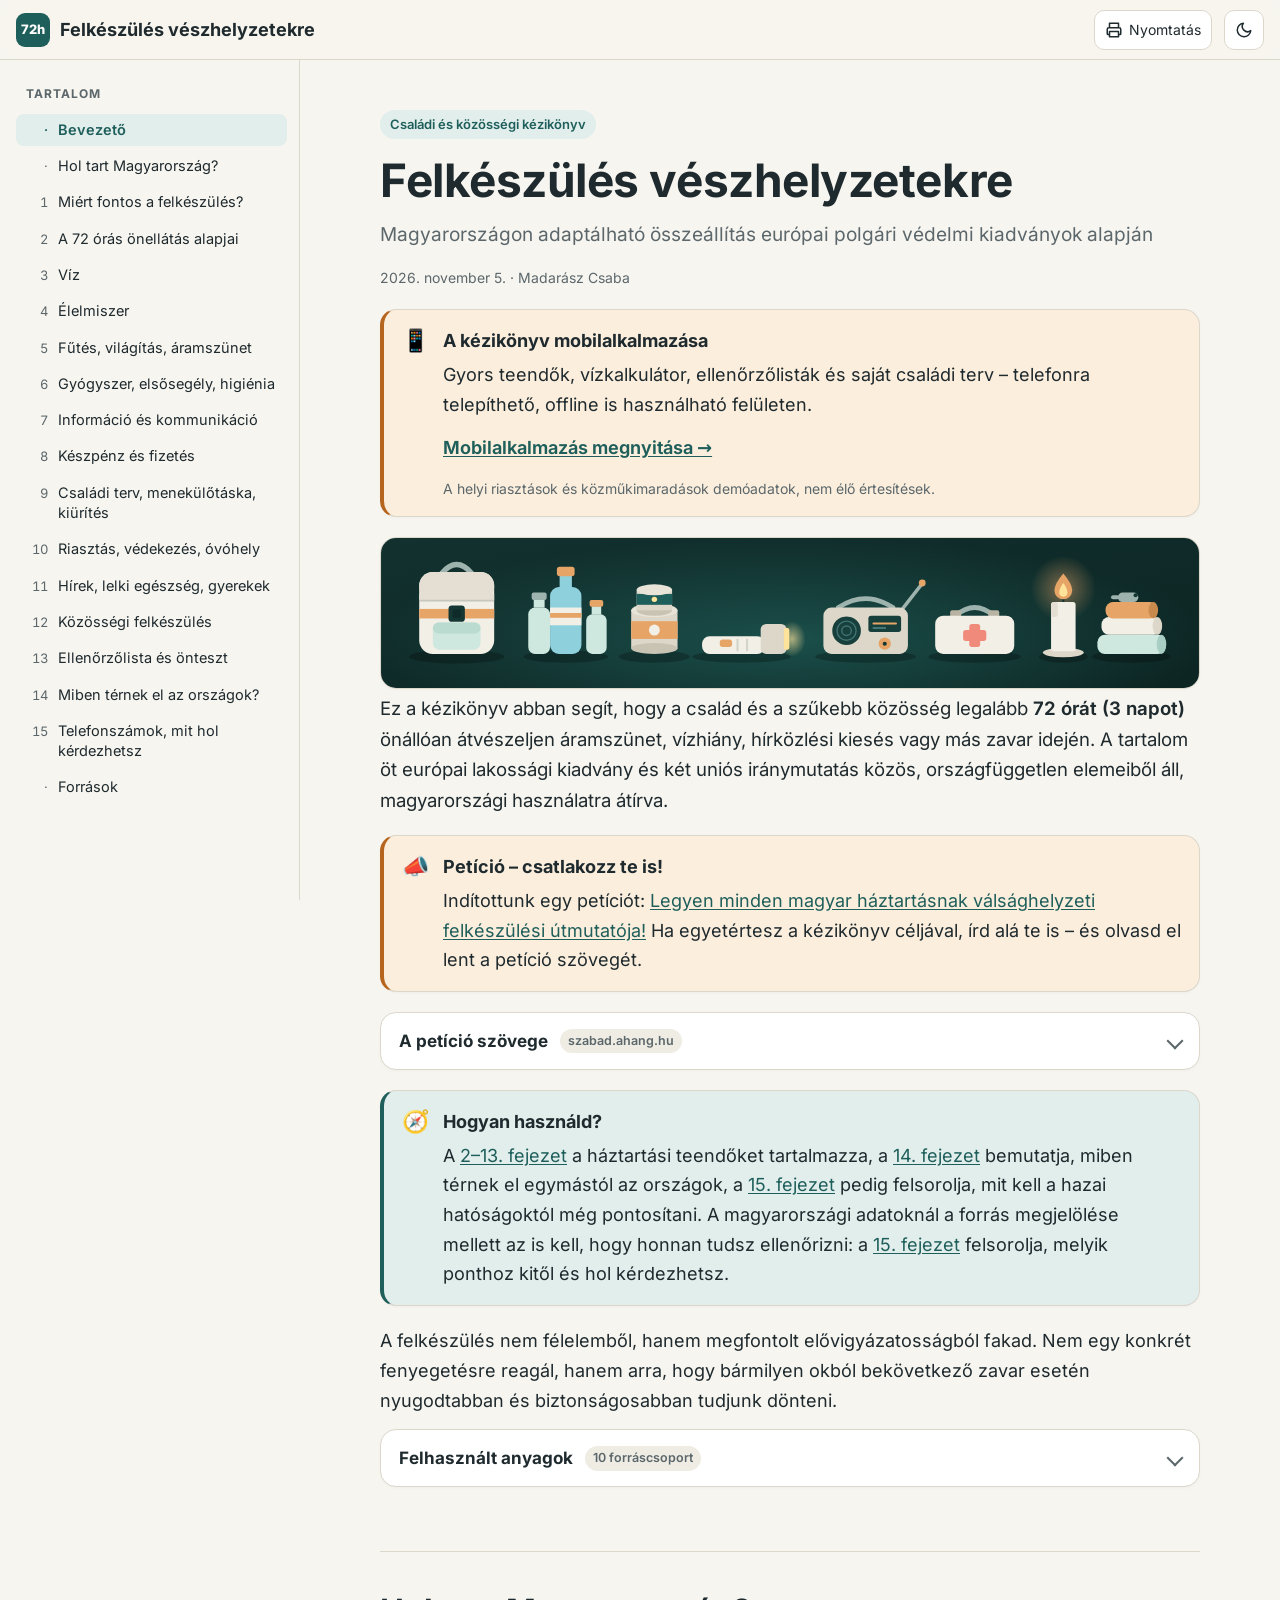
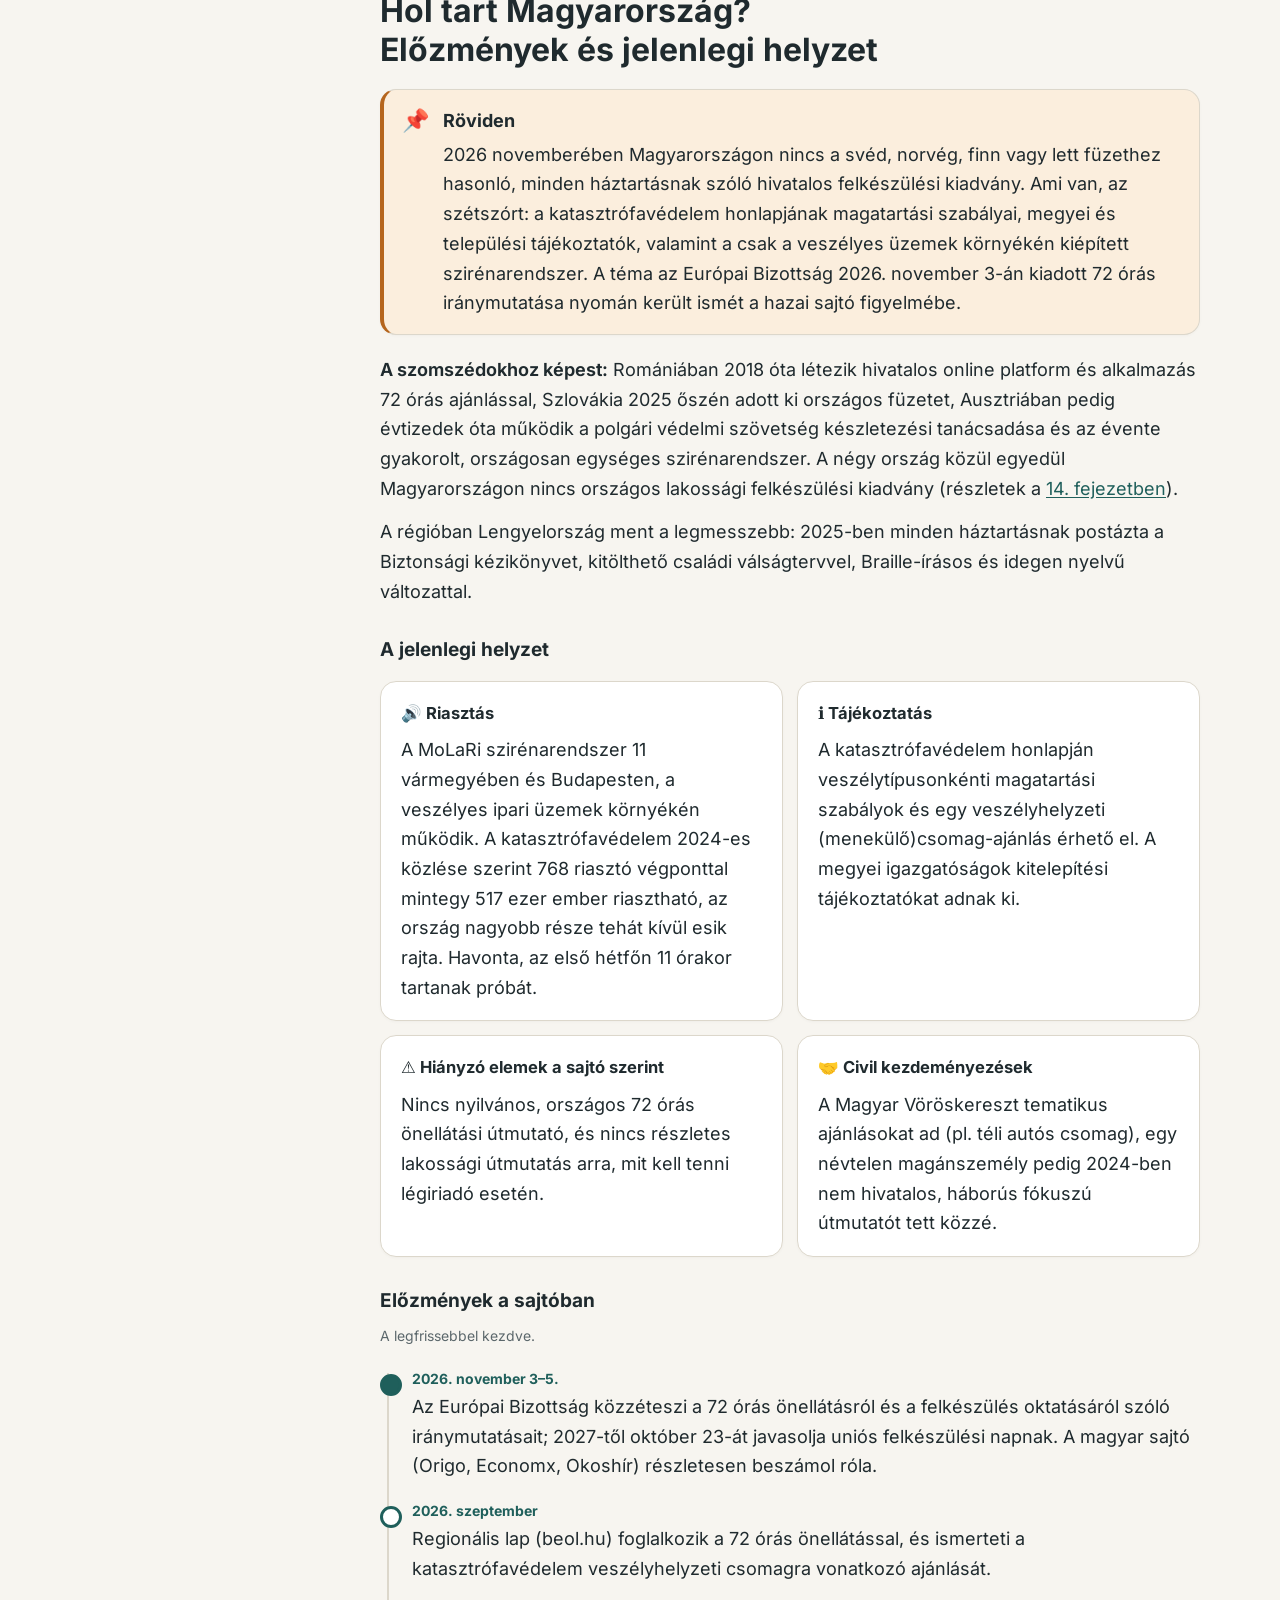
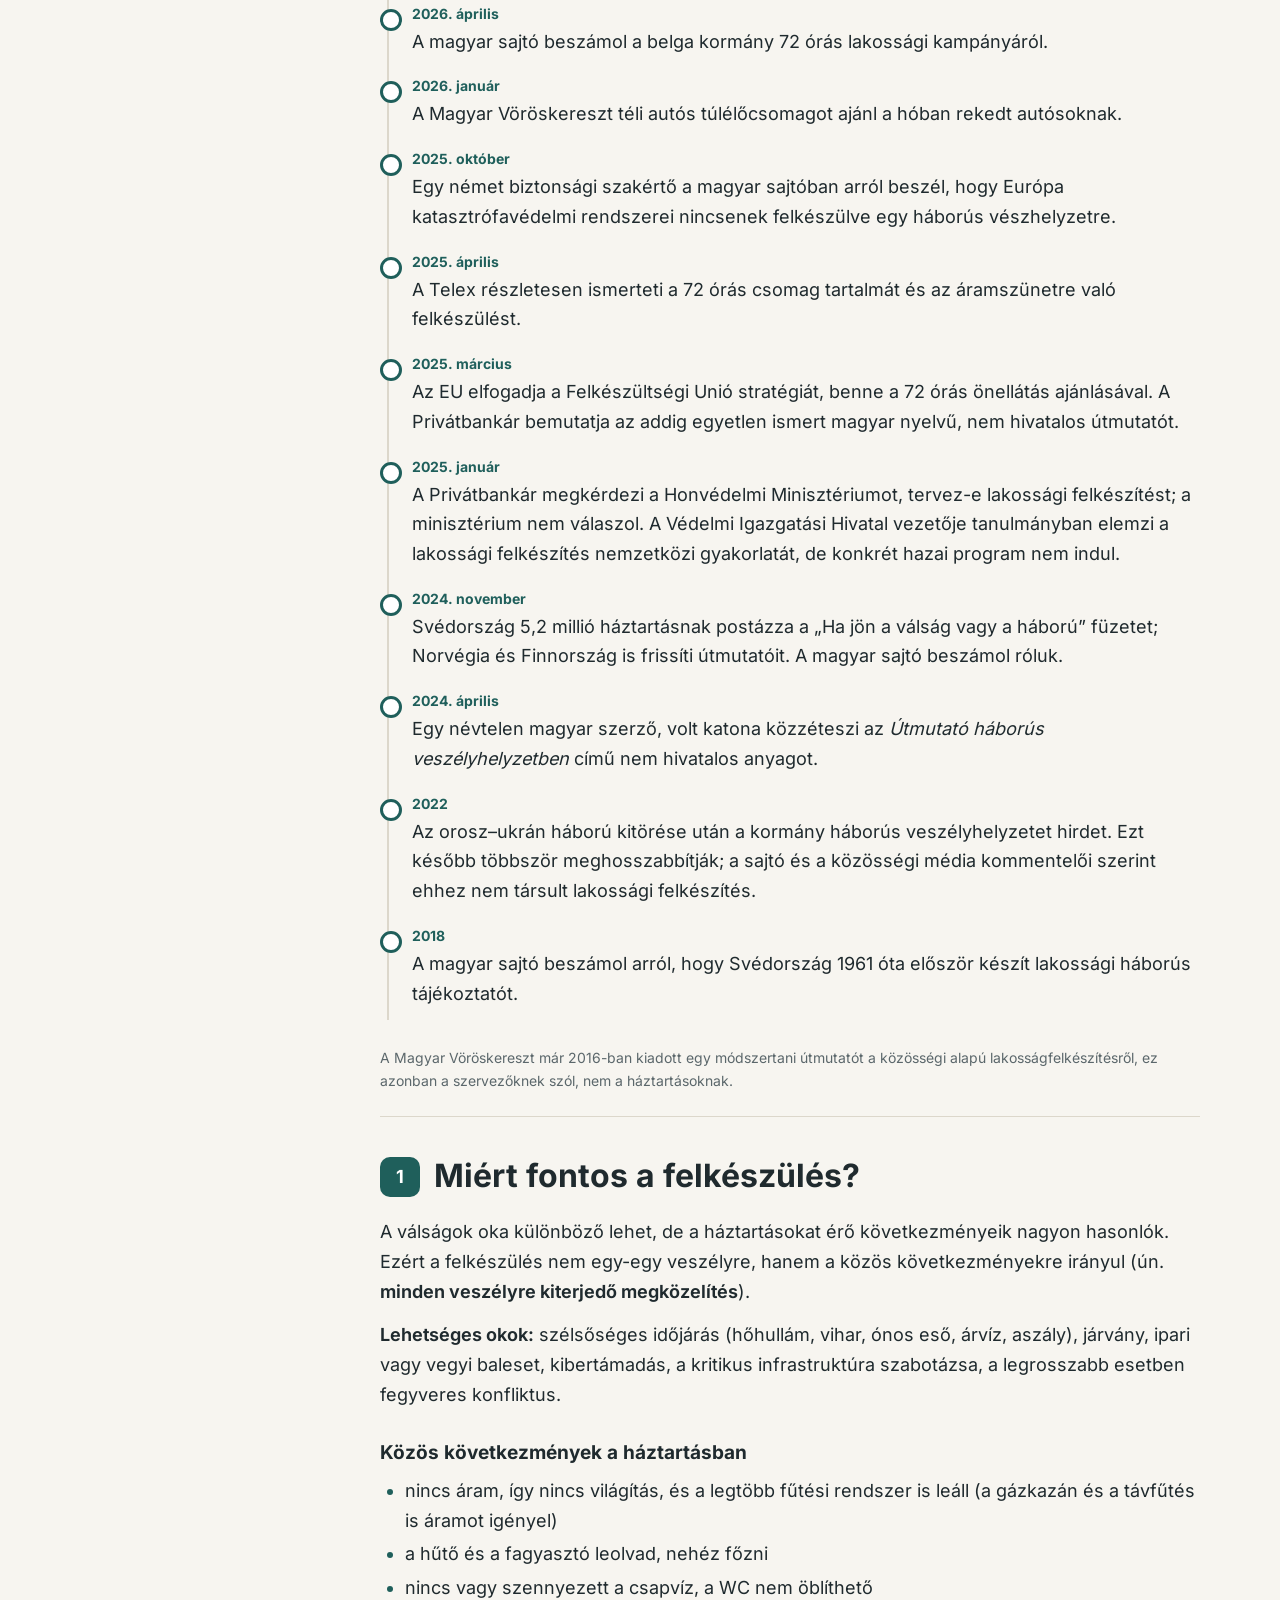
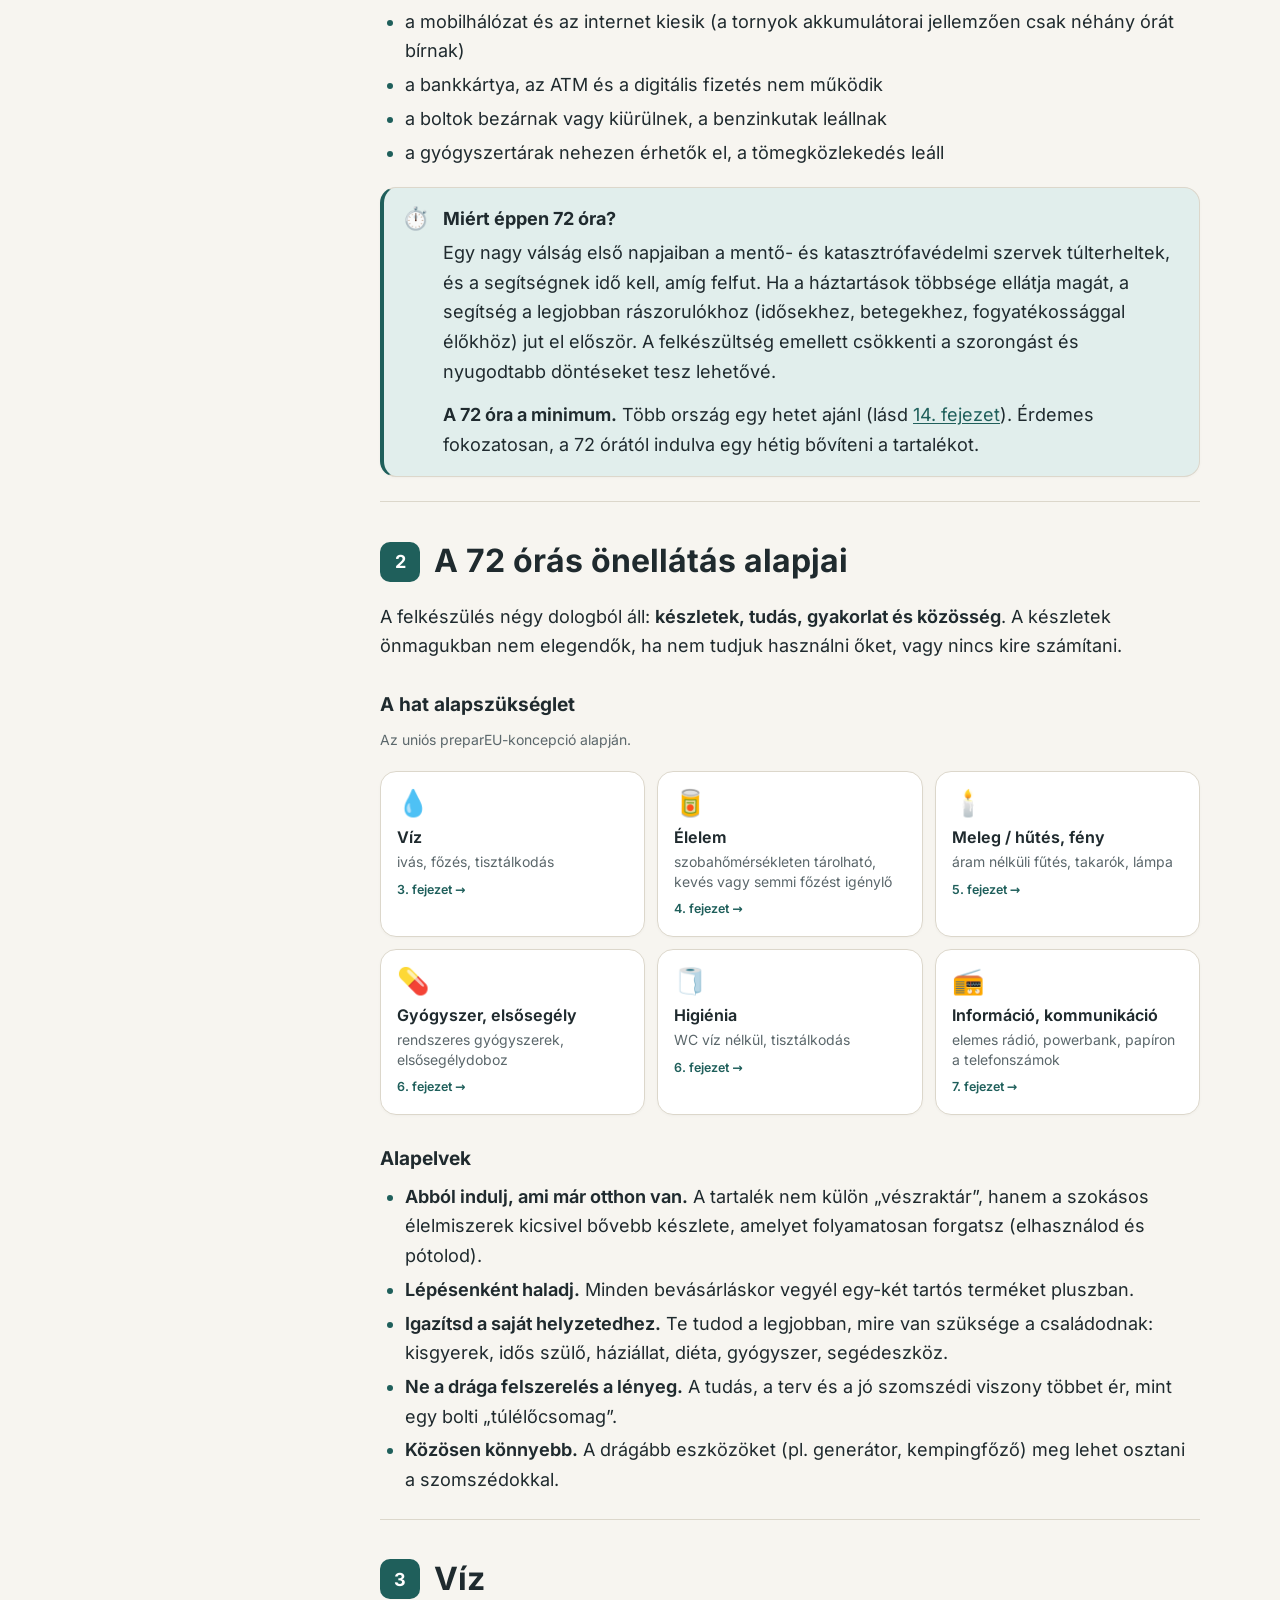
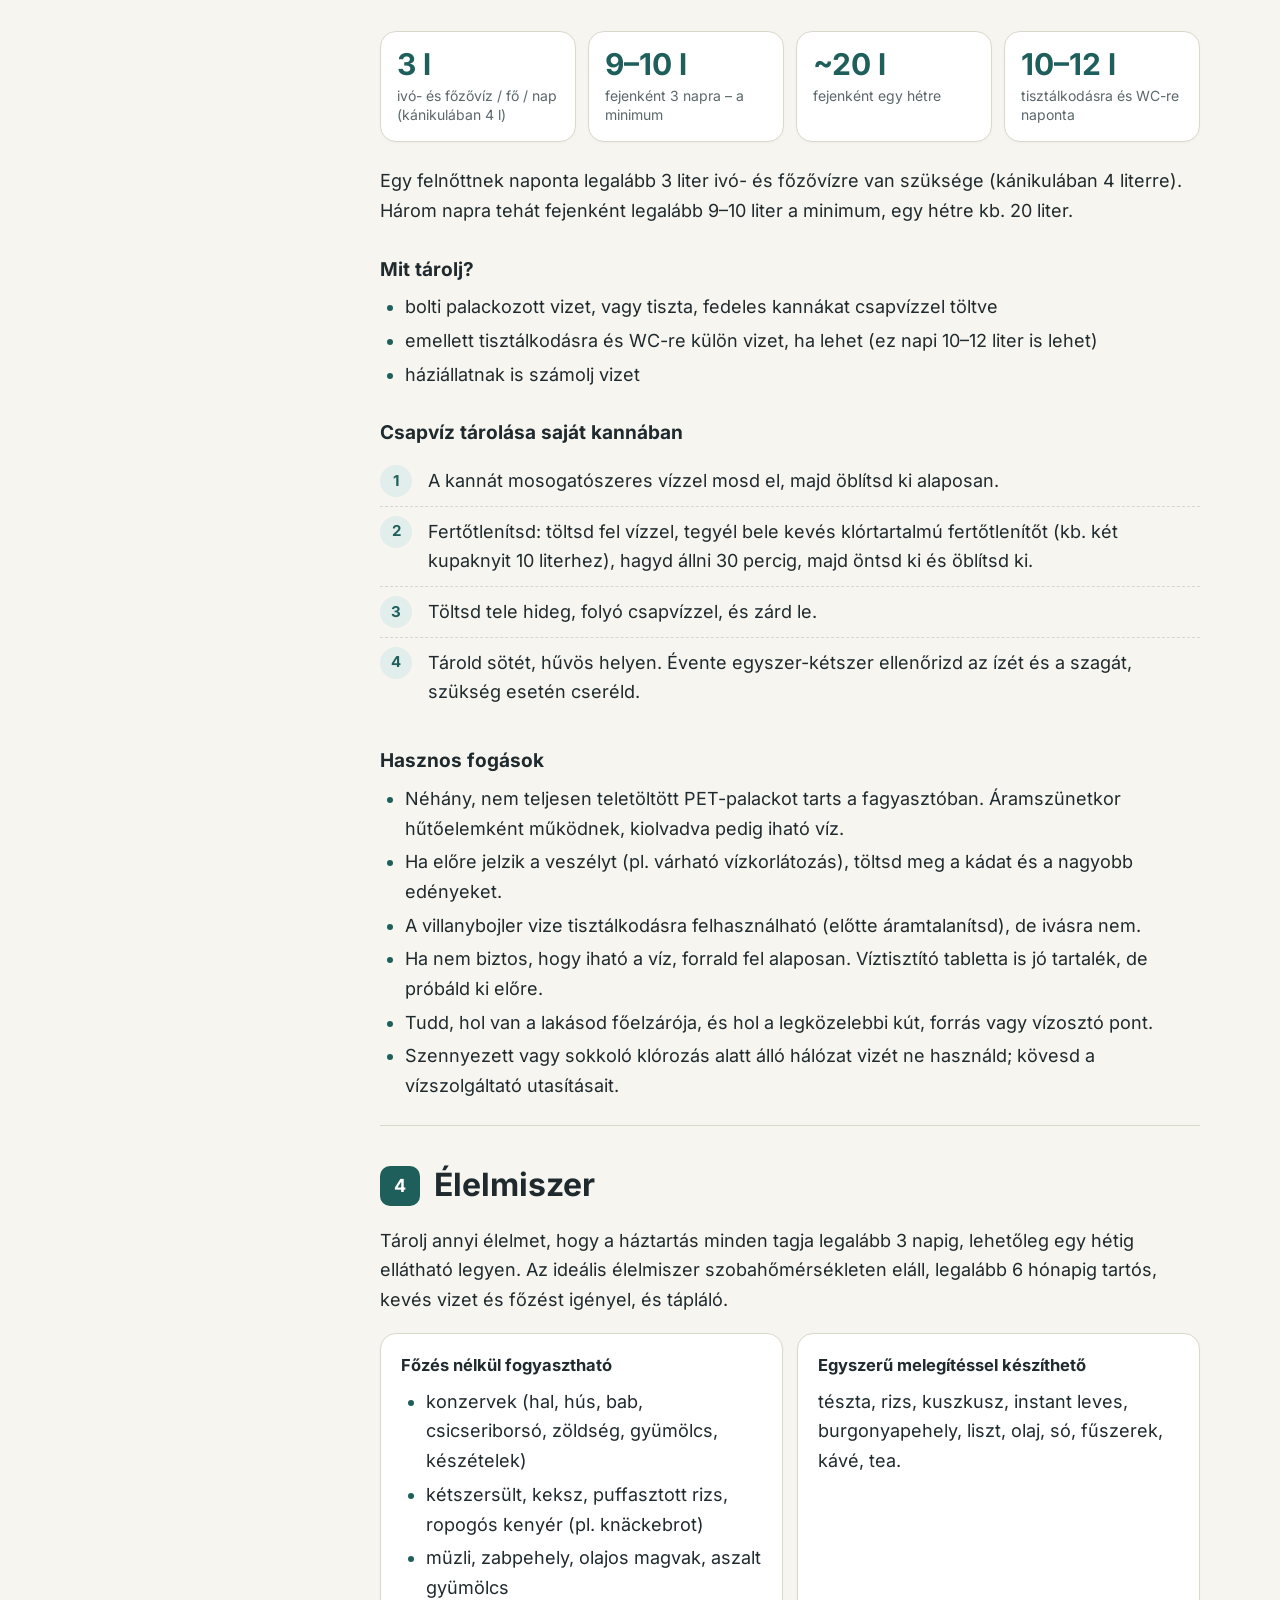
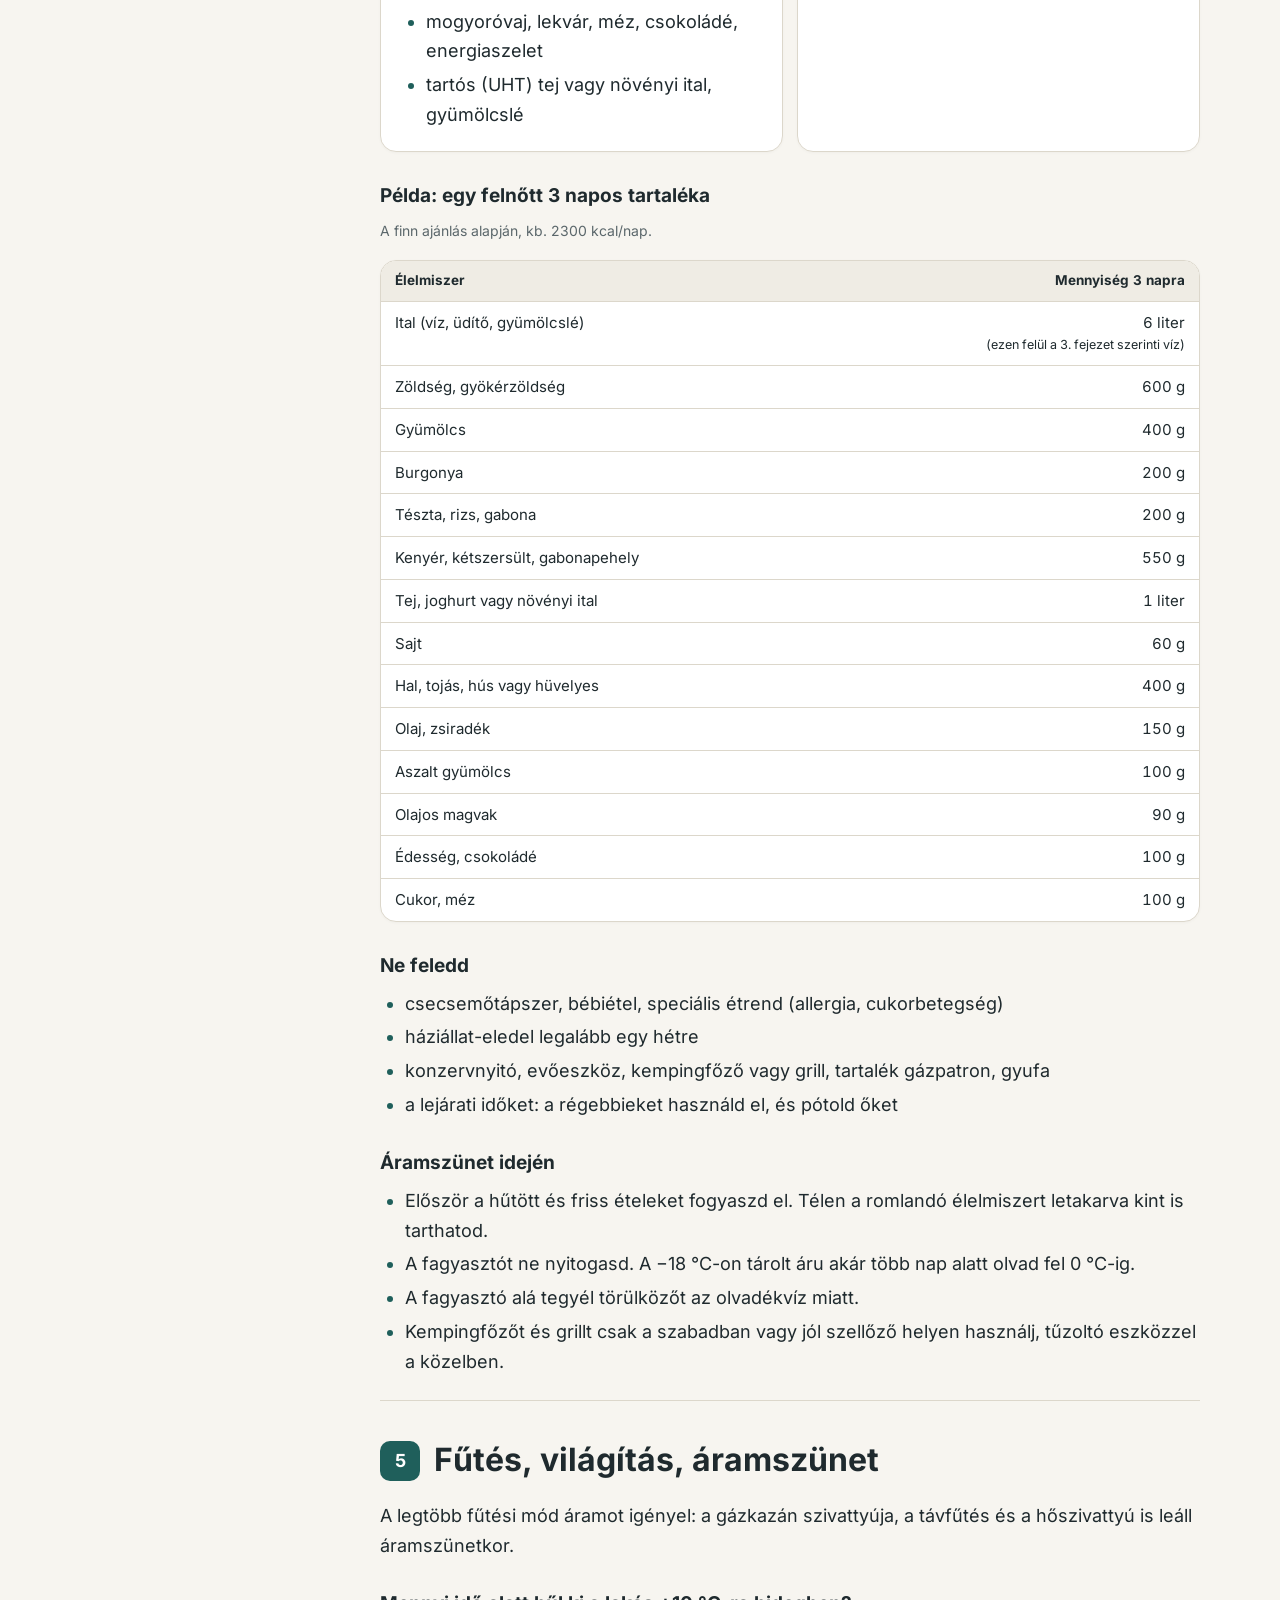
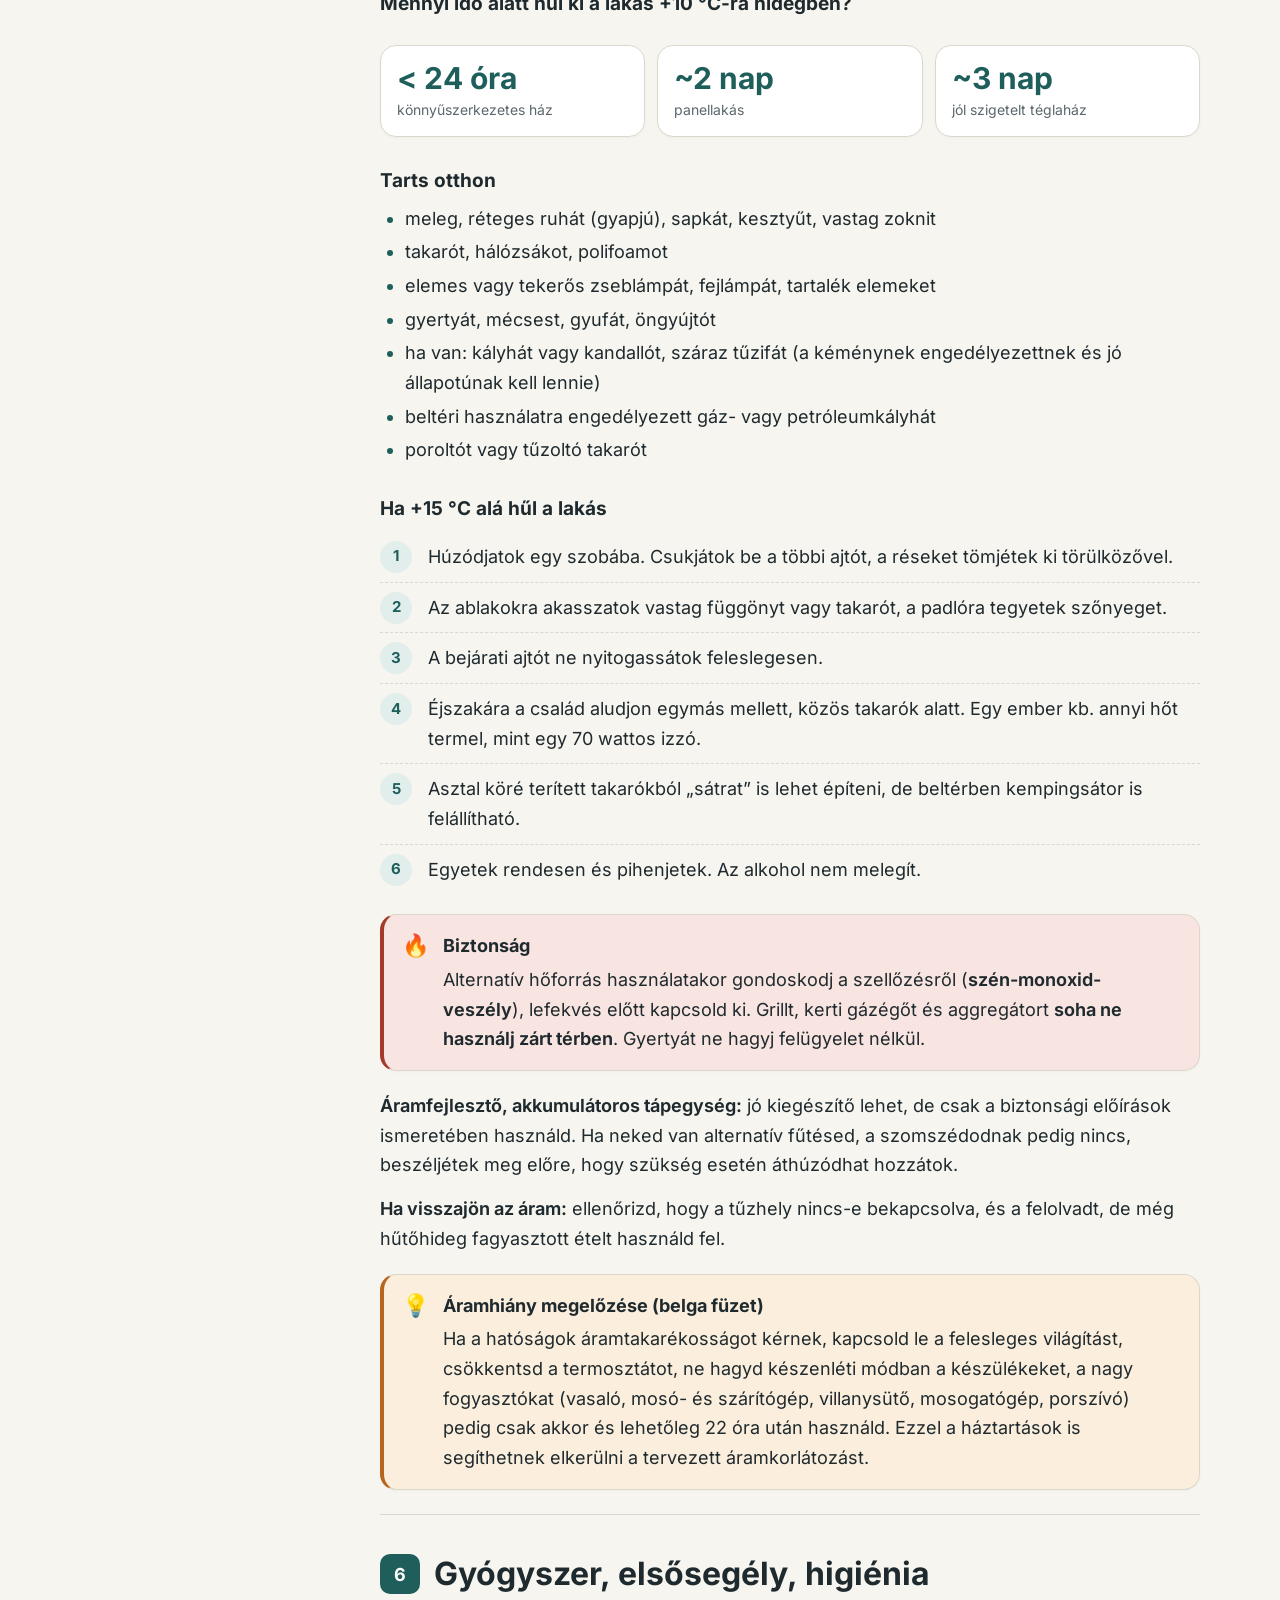
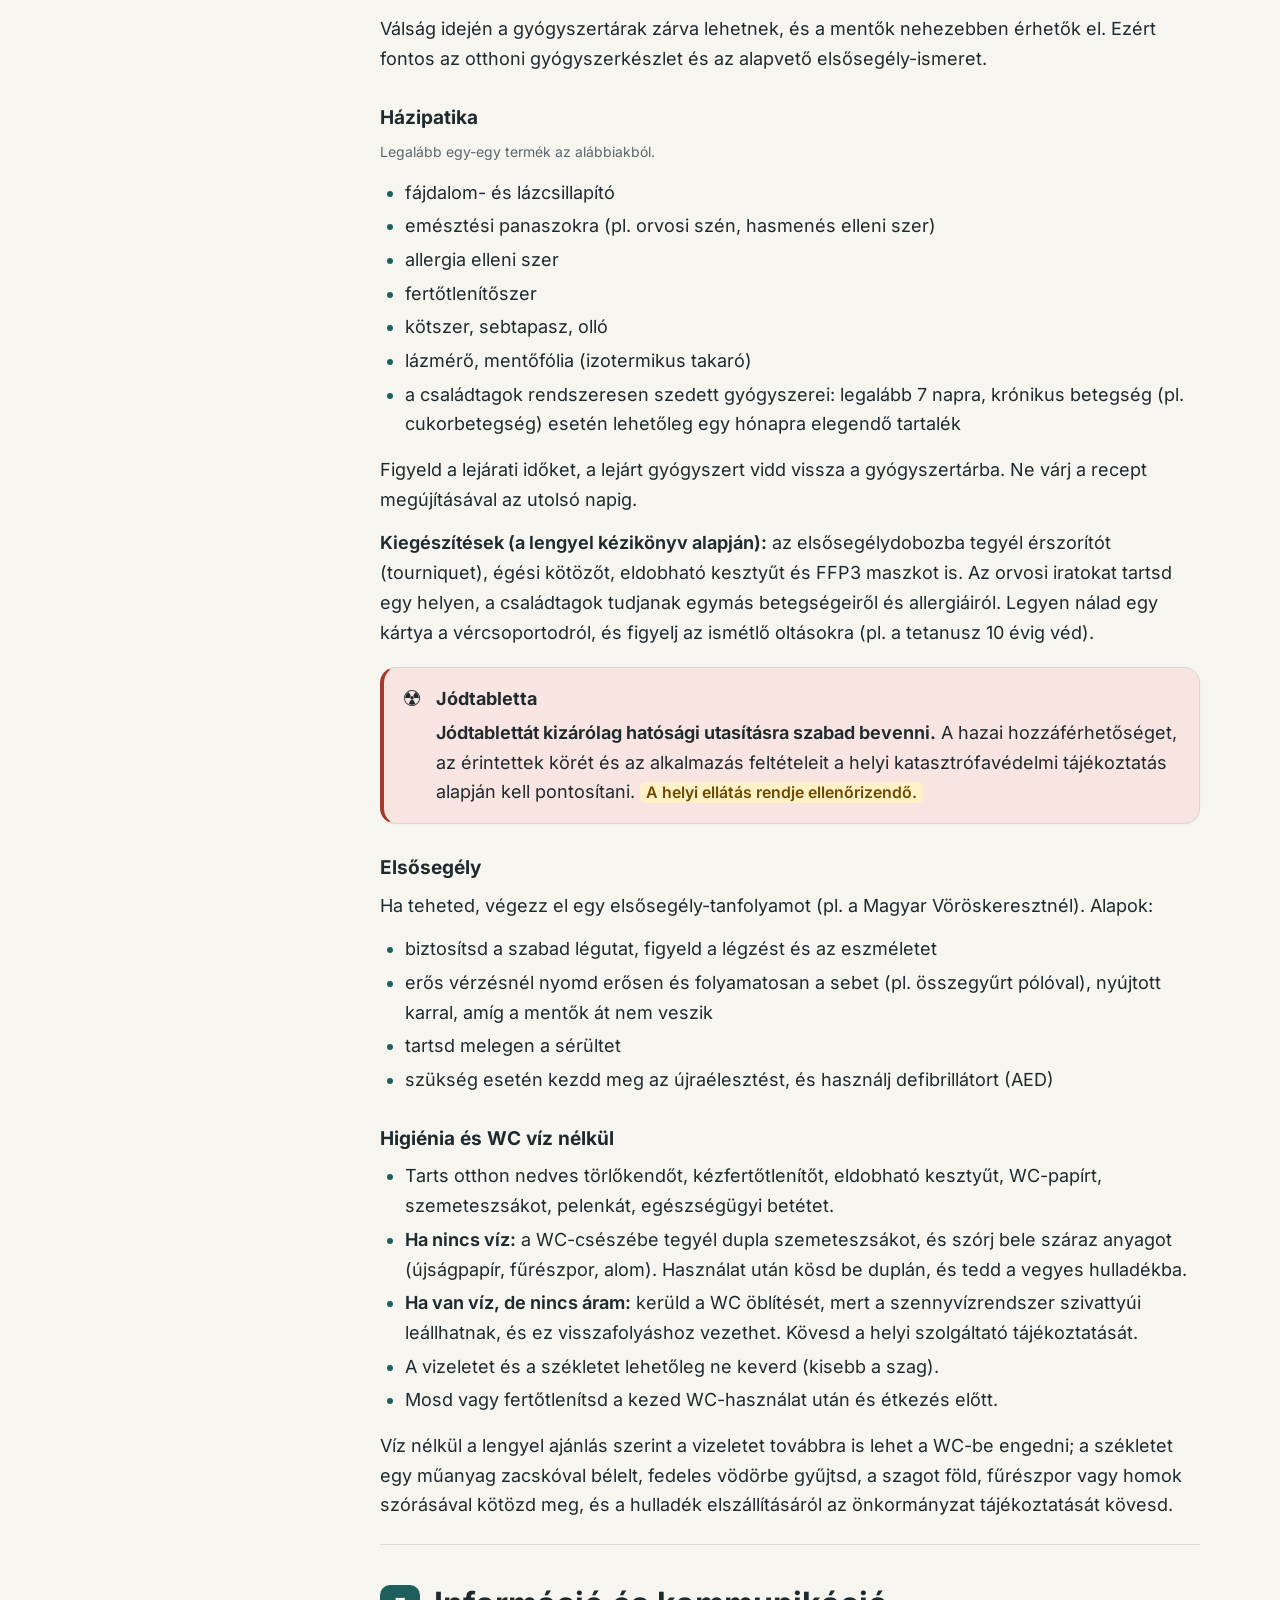
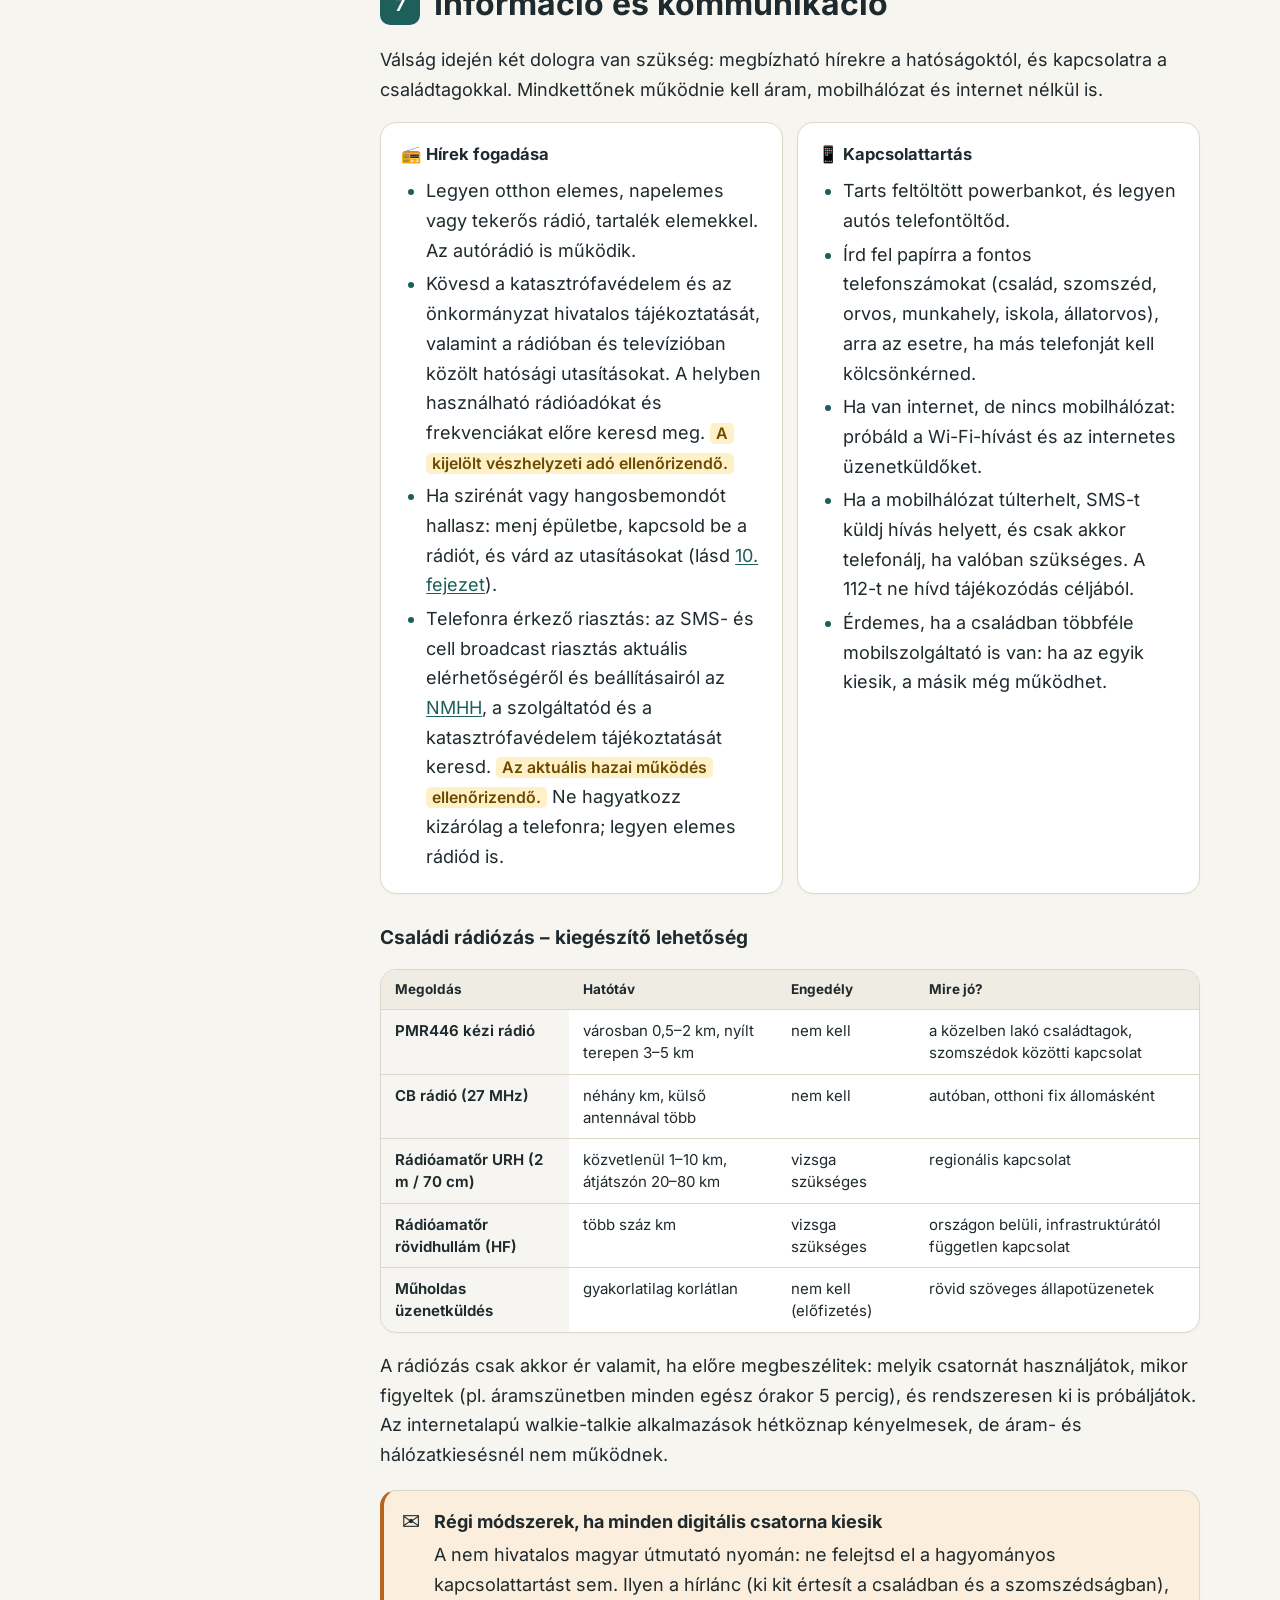
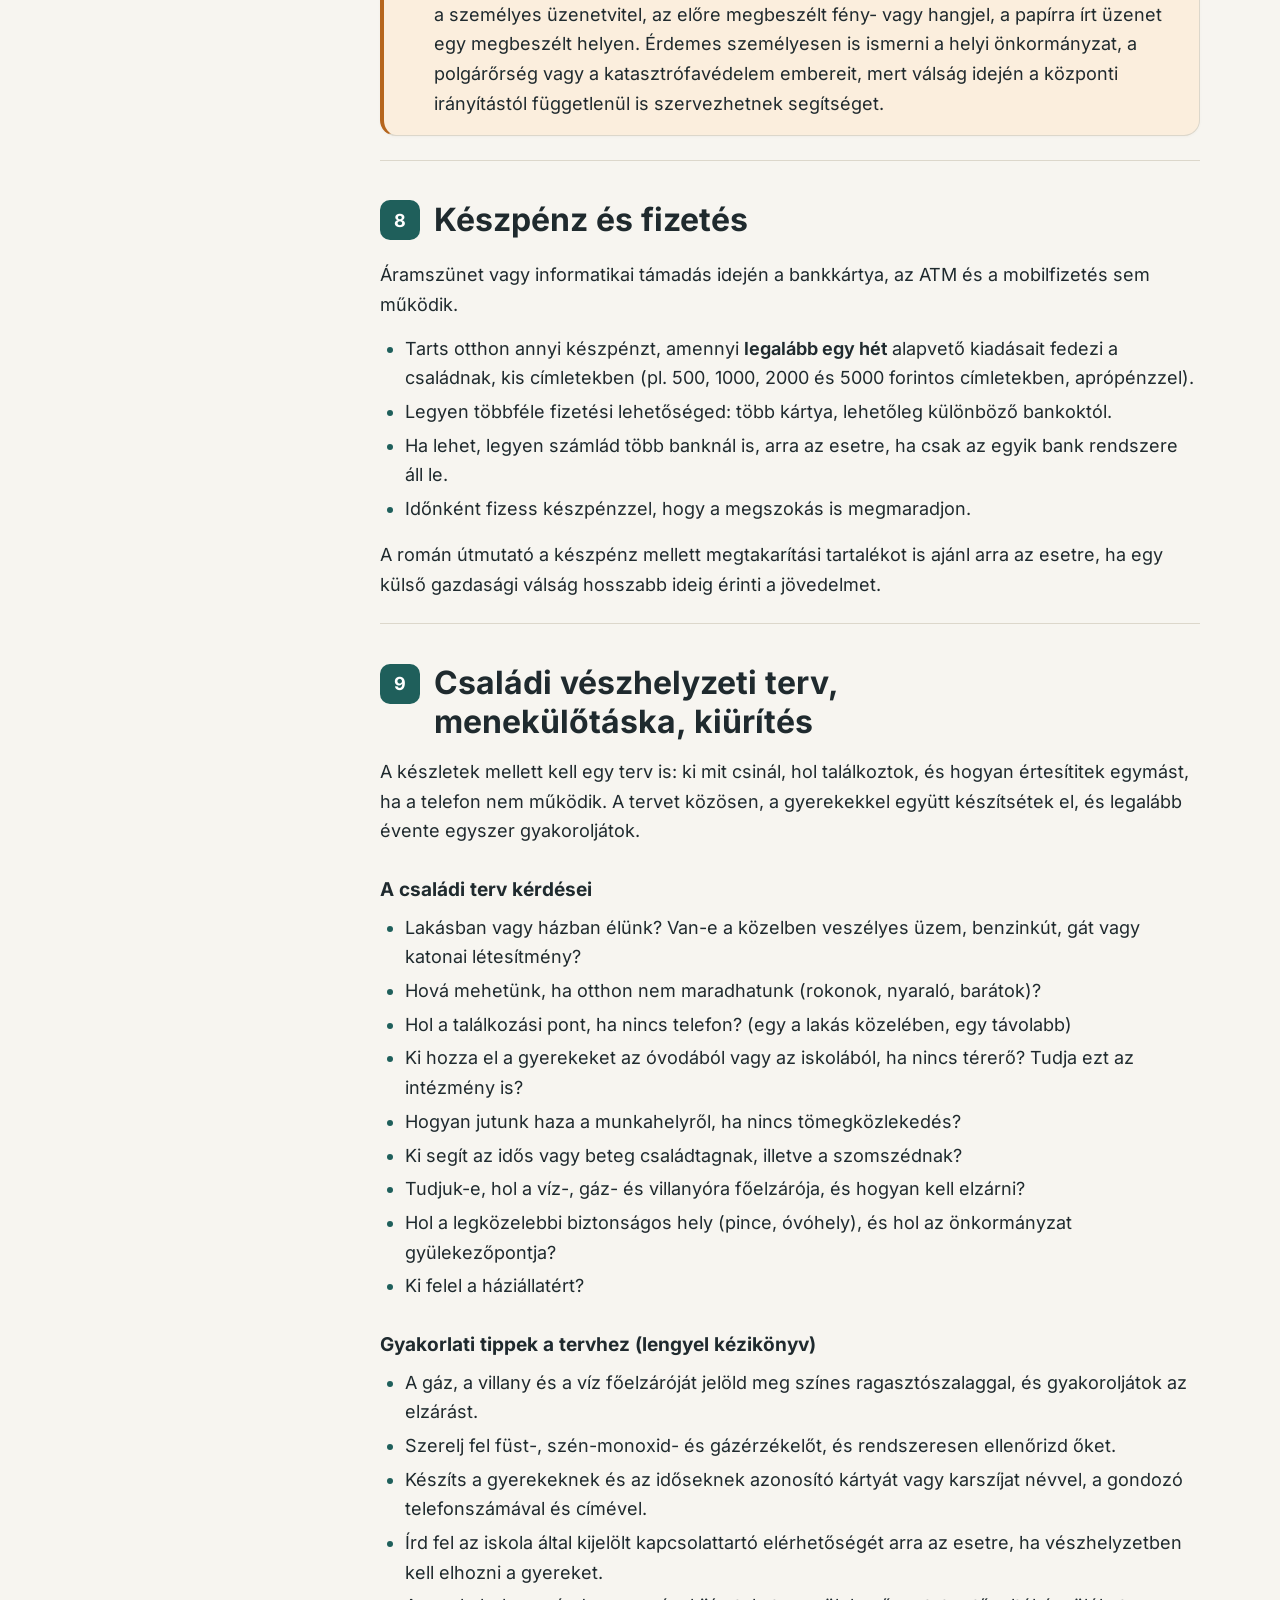
<file: index.html>
<!doctype html>
<html lang="hu">
<head>
<meta charset="utf-8">
<meta name="viewport" content="width=device-width, initial-scale=1">
<title>Felkészülés vészhelyzetekre – családi és közösségi kézikönyv</title>
<meta name="description" content="72 órás önellátás áramszünet, vízhiány vagy hírközlési kiesés idejére. Magyarországon adaptálható összeállítás európai polgári védelmi kiadványok alapján.">
<meta property="og:title" content="Felkészülés vészhelyzetekre – családi és közösségi kézikönyv">
<meta property="og:description" content="Hogyan vészeljük át legalább 72 óráig önállóan az áramszünetet, a vízhiányt vagy a hírközlési kiesést? Európai polgári védelmi kiadványok alapján, magyarországi használatra.">
<meta property="og:type" content="article">
<meta property="og:locale" content="hu_HU">
<meta name="theme-color" content="#1f5f5b">
<link rel="icon" href="data:image/svg+xml,%3Csvg xmlns='http://www.w3.org/2000/svg' viewBox='0 0 64 64'%3E%3Crect width='64' height='64' rx='14' fill='%231f5f5b'/%3E%3Ctext x='32' y='42' font-family='Arial' font-weight='700' font-size='26' text-anchor='middle' fill='white'%3E72%3C/text%3E%3C/svg%3E">
<script>try{var t=localStorage.getItem("kh-theme");if(t)document.documentElement.setAttribute("data-theme",t);}catch(e){}</script>
<link rel="stylesheet" href="assets/fonts.css">
<link rel="stylesheet" href="style.css">
</head>
<body>
<a class="skip-link" href="#tartalom">Ugrás a tartalomra</a>

<header class="topbar">
  <button class="icon-btn menu-btn" id="menu-toggle" aria-controls="sidebar" aria-expanded="false" aria-label="Tartalomjegyzék">
    <svg viewBox="0 0 24 24" fill="none" stroke="currentColor" stroke-width="2" stroke-linecap="round"><path d="M4 6h16M4 12h16M4 18h16"/></svg>
  </button>
  <a class="brand" href="#top"><span class="brand-mark">72h</span><span class="brand-text">Felkészülés vészhelyzetekre</span></a>
  <span class="spacer"></span>
  <button class="icon-btn" id="print-btn" title="Nyomtatás / mentés PDF-be">
    <svg viewBox="0 0 24 24" fill="none" stroke="currentColor" stroke-width="2" stroke-linecap="round" stroke-linejoin="round"><path d="M6 9V3h12v6M6 18H4a1 1 0 0 1-1-1v-6a2 2 0 0 1 2-2h14a2 2 0 0 1 2 2v6a1 1 0 0 1-1 1h-2M6 14h12v7H6z"/></svg>
    <span class="btn-label">Nyomtatás</span>
  </button>
  <button class="icon-btn" id="theme-toggle" title="Világos / sötét téma" aria-label="Világos vagy sötét téma váltása">
    <svg viewBox="0 0 24 24" fill="none" stroke="currentColor" stroke-width="2" stroke-linecap="round" stroke-linejoin="round"><path d="M21 12.8A9 9 0 1 1 11.2 3a7 7 0 0 0 9.8 9.8z"/></svg>
  </button>
  <div class="progress-bar" aria-hidden="true"></div>
</header>

<div class="layout" id="top">
  <nav class="sidebar" id="sidebar" aria-label="Tartalomjegyzék">
    <h2>Tartalom</h2>
    <ol class="toc">
      <li><a href="#bevezeto"><span class="num">·</span>Bevezető</a></li>
      <li><a href="#magyarorszag"><span class="num">·</span>Hol tart Magyarország?</a></li>
      <li><a href="#miert"><span class="num">1</span>Miért fontos a felkészülés?</a></li>
      <li><a href="#alapok"><span class="num">2</span>A 72 órás önellátás alapjai</a></li>
      <li><a href="#viz"><span class="num">3</span>Víz</a></li>
      <li><a href="#elelmiszer"><span class="num">4</span>Élelmiszer</a></li>
      <li><a href="#futes"><span class="num">5</span>Fűtés, világítás, áramszünet</a></li>
      <li><a href="#gyogyszer"><span class="num">6</span>Gyógyszer, elsősegély, higiénia</a></li>
      <li><a href="#informacio"><span class="num">7</span>Információ és kommunikáció</a></li>
      <li><a href="#keszpenz"><span class="num">8</span>Készpénz és fizetés</a></li>
      <li><a href="#terv"><span class="num">9</span>Családi terv, menekülőtáska, kiürítés</a></li>
      <li><a href="#riasztas"><span class="num">10</span>Riasztás, védekezés, óvóhely</a></li>
      <li><a href="#lelki"><span class="num">11</span>Hírek, lelki egészség, gyerekek</a></li>
      <li><a href="#kozosseg"><span class="num">12</span>Közösségi felkészülés</a></li>
      <li><a href="#ellenorzolista"><span class="num">13</span>Ellenőrzőlista és önteszt</a></li>
      <li><a href="#orszagok"><span class="num">14</span>Miben térnek el az országok?</a></li>
      <li><a href="#adaptacio"><span class="num">15</span>Telefonszámok, mit hol kérdezhetsz</a></li>
      <li><a href="#forrasok"><span class="num">·</span>Források</a></li>
    </ol>
  </nav>
  <div class="scrim" aria-hidden="true"></div>

  <main id="tartalom">
    <div class="content">

<!-- ================= HERO / BEVEZETŐ ================= -->
<section id="bevezeto" class="hero">
  <span class="eyebrow">Családi és közösségi kézikönyv</span>
  <h1>Felkészülés vészhelyzetekre</h1>
  <p class="subtitle">Magyarországon adaptálható összeállítás európai polgári védelmi kiadványok alapján</p>
  <p class="meta"><time datetime="2026-11-05">2026. november 5.</time> · Madarász Csaba</p>

  <div class="callout tip no-print">
    <span class="ico" aria-hidden="true">📱</span>
    <div>
      <span class="title">A kézikönyv mobilalkalmazása</span>
      <p>Gyors teendők, vízkalkulátor, ellenőrzőlisták és saját családi terv – telefonra telepíthető, offline is használható felületen.</p>
      <p><a href="app/"><strong>Mobilalkalmazás megnyitása →</strong></a></p>
      <p class="meta">A helyi riasztások és közműkimaradások demóadatok, nem élő értesítések.</p>
    </div>
  </div>

  <img class="hero-art" src="img/hero.svg" width="1200" height="220"
       alt="Vészhelyzeti készlet illusztráció: háttizsák, vizes palackok, konzervek, zseblámpa, elemes rádió, elsősegély-doboz, gyertya és összehajtott takaró">

  <p class="lead">Ez a kézikönyv abban segít, hogy a család és a szűkebb közösség legalább <strong>72 órát (3 napot)</strong> önállóan átvészeljen áramszünet, vízhiány, hírközlési kiesés vagy más zavar idején. A tartalom öt európai lakossági kiadvány és két uniós iránymutatás közös, országfüggetlen elemeiből áll, magyarországi használatra átírva.</p>

  <div class="callout tip">
    <span class="ico" aria-hidden="true">📣</span>
    <div>
      <span class="title">Petíció – csatlakozz te is!</span>
      <p>Indítottunk egy petíciót: <a href="https://szabad.ahang.hu/petitions/legyen-minden-magyar-haztartasnak-valsaghelyzeti-felkeszulesi-utmutatoja" target="_blank" rel="noopener">Legyen minden magyar háztartásnak válsághelyzeti felkészülési útmutatója!</a> Ha egyetértesz a kézikönyv céljával, írd alá te is – és olvasd el lent a petíció szövegét.</p>
    </div>
  </div>

  <details class="fold">
    <summary>A petíció szövege <span class="tag">szabad.ahang.hu</span></summary>
    <div class="fold-body">
      <div id="petition-what-text"><div class="trix-content">
  <div>Tisztelt Kormány!<br><br></div><div>Áramszünet, vízhiány, árvíz, hőhullám, ipari baleset vagy kibertámadás bárhol és bármikor előfordulhat. Egy súlyos esemény első napjaiban a mentő- és katasztrófavédelmi szervek túlterheltek, és a segítségnek időre van szüksége. Ha a háztartások többsége legalább 72 órán át el tudja látni magát, a segítség a legjobban rászorulókhoz, az idősekhez, a betegekhez és a fogyatékossággal élőkhöz juthat el először.<br><br></div><div>Európa-szerte egyre több ország tájékoztatja erről a lakosságát. Svédország, Norvégia, Finnország és Lengyelország nyomtatott füzetet küldött minden háztartásnak. Románia 2018 óta működtet hivatalos felkészülési platformot és mobilalkalmazást, Szlovákia 2025-ben adott ki országos útmutatót, Ausztriában pedig évtizedek óta működik egységes szirénarendszer és készletezési tanácsadás. Az Európai Bizottság 2026. novemberi iránymutatásai a 72 órás önellátást minimumként rögzítik, és felkérik a tagállamokat a lakosság felkészítésére.<br><br></div><div>Magyarországon jelenleg nincs országos, minden háztartásnak szóló felkészülési kiadvány. A MoLaRi szirénarendszer csak a veszélyes ipari üzemek környékén működik, és a katasztrófavédelem 2024-es tájékoztatása szerint mintegy 517 ezer embert ér el, vagyis az ország lakosságának nagyjából 5 százalékát. Arról, hogy mit kell tenni légiriadó esetén, vagy hol vannak a legközelebbi védett helyek, nincs könnyen elérhető, nyilvános tájékoztatás.<br><br></div><div>Ezért kérjük, hogy a Kormány:<br><br></div><ol><li><strong>Készíttessen országos lakossági felkészülési kézikönyvet</strong> az uniós iránymutatások alapján, és juttassa el <strong>minden háztartásba</strong> nyomtatott és digitális formában. A kézikönyv legyen akadálymentes (könnyen érthető, nagy betűs, hangos és jelnyelvi változatban is), és a hazai nemzetiségek nyelvén is jelenjen meg.</li><li><strong>Hozzon létre egy hivatalos, folyamatosan frissített honlapot és alkalmazást</strong> ellenőrzőlistákkal, családi tervsablonnal és helyzetenkénti teendőkkel. Ezek internet nélkül is legyenek használhatók.</li><li><strong>Fejlessze a lakossági riasztást:</strong> terjessze ki országosan a szirénás és a telefonos (cell broadcast) riasztást, tegye közzé minden szirénajel jelentését és a hozzá tartozó teendőket, és tartson évente országos próbariasztást.</li><li><strong>Tegye nyilvánossá a védett helyek és óvóhelyek listáját</strong>, és jelölje meg őket egységes jelzéssel.</li><li><strong>Építse be a felkészülést az óvodai és az általános iskolai nevelésbe</strong> az uniós oktatási iránymutatás szerint: játékosan, az életkornak megfelelően, félelemkeltés nélkül.</li><li><strong>Fordítson kiemelt figyelmet</strong> a fogyatékossággal élőkre, az idősekre, az egyedül élőkre és az alacsony jövedelmű háztartásokra, és vonja be őket és érdekvédelmi szervezeteiket a tervezésbe.</li><li><strong>Vonja be a társadalmat:</strong> az önkormányzatokat, a Magyar Vöröskeresztet, az önkéntes mentőszervezeteket, az iskolákat és a civil közösségeket.</li><li><strong>Mérje az eredményt:</strong> a program indulása előtt és azt követően rendszeresen mérje fel a lakosság felkészültségét, és hozza nyilvánosságra az eredményeket.</li></ol>
</div></div>
    </div>
  </details>
  <script>
    fetch('https://szabad.ahang.hu/api/petitions/legyen-minden-magyar-haztartasnak-valsaghelyzeti-felkeszulesi-utmutatoja/what.json')
      .then((response) => {
             response.json().then((jsonData) => {
               document.getElementById('petition-what-text').innerHTML = jsonData.rich_text
             })
           })
      .catch(() => {})
  </script>

  <div class="callout info">
    <span class="ico" aria-hidden="true">🧭</span>
    <div>
      <span class="title">Hogyan használd?</span>
      <p>A <a href="#alapok">2–13. fejezet</a> a háztartási teendőket tartalmazza, a <a href="#orszagok">14. fejezet</a> bemutatja, miben térnek el egymástól az országok, a <a href="#adaptacio">15. fejezet</a> pedig felsorolja, mit kell a hazai hatóságoktól még pontosítani. A magyarországi adatoknál a forrás megjelölése mellett az is kell, hogy honnan tudsz ellenőrizni: a <a href="#adaptacio">15. fejezet</a> felsorolja, melyik ponthoz kitől és hol kérdezhetsz.</p>
    </div>
  </div>

  <p>A felkészülés nem félelemből, hanem megfontolt elővigyázatosságból fakad. Nem egy konkrét fenyegetésre reagál, hanem arra, hogy bármilyen okból bekövetkező zavar esetén nyugodtabban és biztonságosabban tudjunk dönteni.</p>

  <details class="fold">
    <summary>Felhasznált anyagok <span class="tag">10 forráscsoport</span></summary>
    <div class="fold-body">
      <ul>
        <li><strong>Lettország:</strong> 72 hours – What to do in case of a crisis (Védelmi Minisztérium, 2024)</li>
        <li><strong>Svédország:</strong> In case of crisis or war (MSB, 2024)</li>
        <li><strong>Norvégia:</strong> How you can play your part in Norway's emergency preparedness (DSB)</li>
        <li><strong>Finnország:</strong> 72 hours – Home preparedness (SPEK, Huoltovarmuuskeskus)</li>
        <li><strong>Hollandia:</strong> Boosting societal resilience in the Netherlands (NCTV, 2025) – kommunikációs stratégia</li>
        <li><strong>Európai Bizottság:</strong> SWD(2026) 826 (72 órás önellátás) és SWD(2026) 827 (felkészülés az oktatásban)</li>
        <li><strong>Európai Bizottság:</strong> C(2026) 8250 közlemény a lakossági felkészültségről (2026. október 30.)</li>
        <li><strong>Szomszédos országok:</strong> Románia (DSU, fiipregatit.ro), Szlovákia (Belügyminisztérium), Ausztria (Zivilschutzverband) – lásd a <a href="#orszagok">14. fejezetet</a></li>
        <li><strong>Lengyelország:</strong> Biztonsági kézikönyv (Poradnik bezpieczeństwa, 2025); <strong>Franciaország:</strong> Votre kit d'urgence 72 h plakát</li>
        <li><strong>Románia:</strong> Útmutató válsághelyzetekre (Guide for Crisis Situations, román kormány); <strong>Belgium:</strong> Faire face aux crises (szövetségi Válságközpont)</li>
      </ul>
    </div>
  </details>
</section>

<!-- ================= MAGYARORSZÁG ================= -->
<section id="magyarorszag" class="chapter">
  <h2>Hol tart Magyarország? Előzmények és jelenlegi helyzet</h2>

  <div class="callout tip">
    <span class="ico" aria-hidden="true">📌</span>
    <div>
      <span class="title">Röviden</span>
      <p>2026 novemberében Magyarországon nincs a svéd, norvég, finn vagy lett füzethez hasonló, minden háztartásnak szóló hivatalos felkészülési kiadvány. Ami van, az szétszórt: a katasztrófavédelem honlapjának magatartási szabályai, megyei és települési tájékoztatók, valamint a csak a veszélyes üzemek környékén kiépített szirénarendszer. A téma az Európai Bizottság 2026. november 3-án kiadott 72 órás iránymutatása nyomán került ismét a hazai sajtó figyelmébe.</p>
    </div>
  </div>

  <p><strong>A szomszédokhoz képest:</strong> Romániában 2018 óta létezik hivatalos online platform és alkalmazás 72 órás ajánlással, Szlovákia 2025 őszén adott ki országos füzetet, Ausztriában pedig évtizedek óta működik a polgári védelmi szövetség készletezési tanácsadása és az évente gyakorolt, országosan egységes szirénarendszer. A négy ország közül egyedül Magyarországon nincs országos lakossági felkészülési kiadvány (részletek a <a href="#orszagok">14. fejezetben</a>).</p>
  <p>A régióban Lengyelország ment a legmesszebb: 2025-ben minden háztartásnak postázta a Biztonsági kézikönyvet, kitölthető családi válságtervvel, Braille-írásos és idegen nyelvű változattal.</p>

  <h3>A jelenlegi helyzet</h3>
  <div class="two-col">
    <div class="card">
      <h4>🔊 Riasztás</h4>
      <p>A MoLaRi szirénarendszer 11 vármegyében és Budapesten, a veszélyes ipari üzemek környékén működik. A katasztrófavédelem 2024-es közlése szerint 768 riasztó végponttal mintegy 517 ezer ember riasztható, az ország nagyobb része tehát kívül esik rajta. Havonta, az első hétfőn 11 órakor tartanak próbát.</p>
    </div>
    <div class="card">
      <h4>ℹ️ Tájékoztatás</h4>
      <p>A katasztrófavédelem honlapján veszélytípusonkénti magatartási szabályok és egy veszélyhelyzeti (menekülő)csomag-ajánlás érhető el. A megyei igazgatóságok kitelepítési tájékoztatókat adnak ki.</p>
    </div>
    <div class="card">
      <h4>⚠️ Hiányzó elemek a sajtó szerint</h4>
      <p>Nincs nyilvános, országos 72 órás önellátási útmutató, és nincs részletes lakossági útmutatás arra, mit kell tenni légiriadó esetén.</p>
    </div>
    <div class="card">
      <h4>🤝 Civil kezdeményezések</h4>
      <p>A Magyar Vöröskereszt tematikus ajánlásokat ad (pl. téli autós csomag), egy névtelen magánszemély pedig 2024-ben nem hivatalos, háborús fókuszú útmutatót tett közzé.</p>
    </div>
  </div>

  <h3>Előzmények a sajtóban</h3>
  <p class="meta">A legfrissebbel kezdve.</p>
  <ol class="timeline">
    <li class="recent"><time>2026. november 3–5.</time><p>Az Európai Bizottság közzéteszi a 72 órás önellátásról és a felkészülés oktatásáról szóló iránymutatásait; 2027-től október 23-át javasolja uniós felkészülési napnak. A magyar sajtó (Origo, Economx, Okoshír) részletesen beszámol róla.</p></li>
    <li><time>2026. szeptember</time><p>Regionális lap (beol.hu) foglalkozik a 72 órás önellátással, és ismerteti a katasztrófavédelem veszélyhelyzeti csomagra vonatkozó ajánlását.</p></li>
    <li><time>2026. április</time><p>A magyar sajtó beszámol a belga kormány 72 órás lakossági kampányáról.</p></li>
    <li><time>2026. január</time><p>A Magyar Vöröskereszt téli autós túlélőcsomagot ajánl a hóban rekedt autósoknak.</p></li>
    <li><time>2025. október</time><p>Egy német biztonsági szakértő a magyar sajtóban arról beszél, hogy Európa katasztrófavédelmi rendszerei nincsenek felkészülve egy háborús vészhelyzetre.</p></li>
    <li><time>2025. április</time><p>A Telex részletesen ismerteti a 72 órás csomag tartalmát és az áramszünetre való felkészülést.</p></li>
    <li><time>2025. március</time><p>Az EU elfogadja a Felkészültségi Unió stratégiát, benne a 72 órás önellátás ajánlásával. A Privátbankár bemutatja az addig egyetlen ismert magyar nyelvű, nem hivatalos útmutatót.</p></li>
    <li><time>2025. január</time><p>A Privátbankár megkérdezi a Honvédelmi Minisztériumot, tervez-e lakossági felkészítést; a minisztérium nem válaszol. A Védelmi Igazgatási Hivatal vezetője tanulmányban elemzi a lakossági felkészítés nemzetközi gyakorlatát, de konkrét hazai program nem indul.</p></li>
    <li><time>2024. november</time><p>Svédország 5,2 millió háztartásnak postázza a „Ha jön a válság vagy a háború” füzetet; Norvégia és Finnország is frissíti útmutatóit. A magyar sajtó beszámol róluk.</p></li>
    <li><time>2024. április</time><p>Egy névtelen magyar szerző, volt katona közzéteszi az <em>Útmutató háborús veszélyhelyzetben</em> című nem hivatalos anyagot.</p></li>
    <li><time>2022</time><p>Az orosz–ukrán háború kitörése után a kormány háborús veszélyhelyzetet hirdet. Ezt később többször meghosszabbítják; a sajtó és a közösségi média kommentelői szerint ehhez nem társult lakossági felkészítés.</p></li>
    <li><time>2018</time><p>A magyar sajtó beszámol arról, hogy Svédország 1961 óta először készít lakossági háborús tájékoztatót.</p></li>
  </ol>
  <p class="meta">A Magyar Vöröskereszt már 2016-ban kiadott egy módszertani útmutatót a közösségi alapú lakosságfelkészítésről, ez azonban a szervezőknek szól, nem a háztartásoknak.</p>
</section>

<!-- ================= 1 ================= -->
<section id="miert" class="chapter">
  <h2><span class="ch-num">1</span>Miért fontos a felkészülés?</h2>
  <p>A válságok oka különböző lehet, de a háztartásokat érő következményeik nagyon hasonlók. Ezért a felkészülés nem egy-egy veszélyre, hanem a közös következményekre irányul (ún. <strong>minden veszélyre kiterjedő megközelítés</strong>).</p>
  <p><strong>Lehetséges okok:</strong> szélsőséges időjárás (hőhullám, vihar, ónos eső, árvíz, aszály), járvány, ipari vagy vegyi baleset, kibertámadás, a kritikus infrastruktúra szabotázsa, a legrosszabb esetben fegyveres konfliktus.</p>

  <h3>Közös következmények a háztartásban</h3>
  <ul>
    <li>nincs áram, így nincs világítás, és a legtöbb fűtési rendszer is leáll (a gázkazán és a távfűtés is áramot igényel)</li>
    <li>a hűtő és a fagyasztó leolvad, nehéz főzni</li>
    <li>nincs vagy szennyezett a csapvíz, a WC nem öblíthető</li>
    <li>a mobilhálózat és az internet kiesik (a tornyok akkumulátorai jellemzően csak néhány órát bírnak)</li>
    <li>a bankkártya, az ATM és a digitális fizetés nem működik</li>
    <li>a boltok bezárnak vagy kiürülnek, a benzinkutak leállnak</li>
    <li>a gyógyszertárak nehezen érhetők el, a tömegközlekedés leáll</li>
  </ul>

  <div class="callout info">
    <span class="ico" aria-hidden="true">⏱️</span>
    <div>
      <span class="title">Miért éppen 72 óra?</span>
      <p>Egy nagy válság első napjaiban a mentő- és katasztrófavédelmi szervek túlterheltek, és a segítségnek idő kell, amíg felfut. Ha a háztartások többsége ellátja magát, a segítség a legjobban rászorulókhoz (idősekhez, betegekhez, fogyatékossággal élőkhöz) jut el először. A felkészültség emellett csökkenti a szorongást és nyugodtabb döntéseket tesz lehetővé.</p>
      <p><strong>A 72 óra a minimum.</strong> Több ország egy hetet ajánl (lásd <a href="#orszagok">14. fejezet</a>). Érdemes fokozatosan, a 72 órától indulva egy hétig bővíteni a tartalékot.</p>
    </div>
  </div>
</section>

<!-- ================= 2 ================= -->
<section id="alapok" class="chapter">
  <h2><span class="ch-num">2</span>A 72 órás önellátás alapjai</h2>
  <p>A felkészülés négy dologból áll: <strong>készletek, tudás, gyakorlat és közösség</strong>. A készletek önmagukban nem elegendők, ha nem tudjuk használni őket, vagy nincs kire számítani.</p>

  <h3>A hat alapszükséglet</h3>
  <p class="meta">Az uniós preparEU-koncepció alapján.</p>
  <div class="need-grid">
    <a class="need" href="#viz"><span class="ico">💧</span><strong>Víz</strong><span>ivás, főzés, tisztálkodás</span><em>3. fejezet →</em></a>
    <a class="need" href="#elelmiszer"><span class="ico">🥫</span><strong>Élelem</strong><span>szobahőmérsékleten tárolható, kevés vagy semmi főzést igénylő</span><em>4. fejezet →</em></a>
    <a class="need" href="#futes"><span class="ico">🕯️</span><strong>Meleg / hűtés, fény</strong><span>áram nélküli fűtés, takarók, lámpa</span><em>5. fejezet →</em></a>
    <a class="need" href="#gyogyszer"><span class="ico">💊</span><strong>Gyógyszer, elsősegély</strong><span>rendszeres gyógyszerek, elsősegélydoboz</span><em>6. fejezet →</em></a>
    <a class="need" href="#higienia"><span class="ico">🧻</span><strong>Higiénia</strong><span>WC víz nélkül, tisztálkodás</span><em>6. fejezet →</em></a>
    <a class="need" href="#informacio"><span class="ico">📻</span><strong>Információ, kommunikáció</strong><span>elemes rádió, powerbank, papíron a telefonszámok</span><em>7. fejezet →</em></a>
  </div>

  <h3>Alapelvek</h3>
  <ul>
    <li><strong>Abból indulj, ami már otthon van.</strong> A tartalék nem külön „vészraktár”, hanem a szokásos élelmiszerek kicsivel bővebb készlete, amelyet folyamatosan forgatsz (elhasználod és pótolod).</li>
    <li><strong>Lépésenként haladj.</strong> Minden bevásárláskor vegyél egy-két tartós terméket pluszban.</li>
    <li><strong>Igazítsd a saját helyzetedhez.</strong> Te tudod a legjobban, mire van szüksége a családodnak: kisgyerek, idős szülő, háziállat, diéta, gyógyszer, segédeszköz.</li>
    <li><strong>Ne a drága felszerelés a lényeg.</strong> A tudás, a terv és a jó szomszédi viszony többet ér, mint egy bolti „túlélőcsomag”.</li>
    <li><strong>Közösen könnyebb.</strong> A drágább eszközöket (pl. generátor, kempingfőző) meg lehet osztani a szomszédokkal.</li>
  </ul>
</section>

<!-- ================= 3 ================= -->
<section id="viz" class="chapter">
  <h2><span class="ch-num">3</span>Víz</h2>
  <div class="stat-grid">
    <div class="stat"><span class="big">3 l</span><span class="lbl">ivó- és főzővíz / fő / nap (kánikulában 4 l)</span></div>
    <div class="stat"><span class="big">9–10 l</span><span class="lbl">fejenként 3 napra – a minimum</span></div>
    <div class="stat"><span class="big">~20 l</span><span class="lbl">fejenként egy hétre</span></div>
    <div class="stat"><span class="big">10–12 l</span><span class="lbl">tisztálkodásra és WC-re naponta</span></div>
  </div>
  <p>Egy felnőttnek naponta legalább 3 liter ivó- és főzővízre van szüksége (kánikulában 4 literre). Három napra tehát fejenként legalább 9–10 liter a minimum, egy hétre kb. 20 liter.</p>

  <h3>Mit tárolj?</h3>
  <ul>
    <li>bolti palackozott vizet, vagy tiszta, fedeles kannákat csapvízzel töltve</li>
    <li>emellett tisztálkodásra és WC-re külön vizet, ha lehet (ez napi 10–12 liter is lehet)</li>
    <li>háziállatnak is számolj vizet</li>
  </ul>

  <h3>Csapvíz tárolása saját kannában</h3>
  <ol class="steps">
    <li>A kannát mosogatószeres vízzel mosd el, majd öblítsd ki alaposan.</li>
    <li>Fertőtlenítsd: töltsd fel vízzel, tegyél bele kevés klórtartalmú fertőtlenítőt (kb. két kupaknyit 10 literhez), hagyd állni 30 percig, majd öntsd ki és öblítsd ki.</li>
    <li>Töltsd tele hideg, folyó csapvízzel, és zárd le.</li>
    <li>Tárold sötét, hűvös helyen. Évente egyszer-kétszer ellenőrizd az ízét és a szagát, szükség esetén cseréld.</li>
  </ol>

  <h3>Hasznos fogások</h3>
  <ul>
    <li>Néhány, nem teljesen teletöltött PET-palackot tarts a fagyasztóban. Áramszünetkor hűtőelemként működnek, kiolvadva pedig iható víz.</li>
    <li>Ha előre jelzik a veszélyt (pl. várható vízkorlátozás), töltsd meg a kádat és a nagyobb edényeket.</li>
    <li>A villanybojler vize tisztálkodásra felhasználható (előtte áramtalanítsd), de ivásra nem.</li>
    <li>Ha nem biztos, hogy iható a víz, forrald fel alaposan. Víztisztító tabletta is jó tartalék, de próbáld ki előre.</li>
    <li>Tudd, hol van a lakásod főelzárója, és hol a legközelebbi kút, forrás vagy vízosztó pont.</li>
    <li>Szennyezett vagy sokkoló klórozás alatt álló hálózat vizét ne használd; kövesd a vízszolgáltató utasításait.</li>
  </ul>
</section>

<!-- ================= 4 ================= -->
<section id="elelmiszer" class="chapter">
  <h2><span class="ch-num">4</span>Élelmiszer</h2>
  <p>Tárolj annyi élelmet, hogy a háztartás minden tagja legalább 3 napig, lehetőleg egy hétig ellátható legyen. Az ideális élelmiszer szobahőmérsékleten eláll, legalább 6 hónapig tartós, kevés vizet és főzést igényel, és tápláló.</p>

  <div class="two-col">
    <div class="card">
      <h4>Főzés nélkül fogyasztható</h4>
      <ul>
        <li>konzervek (hal, hús, bab, csicseriborsó, zöldség, gyümölcs, készételek)</li>
        <li>kétszersült, keksz, puffasztott rizs, ropogós kenyér (pl. knäckebrot)</li>
        <li>müzli, zabpehely, olajos magvak, aszalt gyümölcs</li>
        <li>mogyoróvaj, lekvár, méz, csokoládé, energiaszelet</li>
        <li>tartós (UHT) tej vagy növényi ital, gyümölcslé</li>
      </ul>
    </div>
    <div class="card">
      <h4>Egyszerű melegítéssel készíthető</h4>
      <p>tészta, rizs, kuszkusz, instant leves, burgonyapehely, liszt, olaj, só, fűszerek, kávé, tea.</p>
    </div>
  </div>

  <h3>Példa: egy felnőtt 3 napos tartaléka</h3>
  <p class="meta">A finn ajánlás alapján, kb. 2300 kcal/nap.</p>
  <div class="table-wrap">
    <table>
      <thead><tr><th>Élelmiszer</th><th class="num">Mennyiség 3 napra</th></tr></thead>
      <tbody>
        <tr><td>Ital (víz, üdítő, gyümölcslé)</td><td class="num">6 liter<br><small>(ezen felül a 3. fejezet szerinti víz)</small></td></tr>
        <tr><td>Zöldség, gyökérzöldség</td><td class="num">600 g</td></tr>
        <tr><td>Gyümölcs</td><td class="num">400 g</td></tr>
        <tr><td>Burgonya</td><td class="num">200 g</td></tr>
        <tr><td>Tészta, rizs, gabona</td><td class="num">200 g</td></tr>
        <tr><td>Kenyér, kétszersült, gabonapehely</td><td class="num">550 g</td></tr>
        <tr><td>Tej, joghurt vagy növényi ital</td><td class="num">1 liter</td></tr>
        <tr><td>Sajt</td><td class="num">60 g</td></tr>
        <tr><td>Hal, tojás, hús vagy hüvelyes</td><td class="num">400 g</td></tr>
        <tr><td>Olaj, zsiradék</td><td class="num">150 g</td></tr>
        <tr><td>Aszalt gyümölcs</td><td class="num">100 g</td></tr>
        <tr><td>Olajos magvak</td><td class="num">90 g</td></tr>
        <tr><td>Édesség, csokoládé</td><td class="num">100 g</td></tr>
        <tr><td>Cukor, méz</td><td class="num">100 g</td></tr>
      </tbody>
    </table>
  </div>

  <h3>Ne feledd</h3>
  <ul>
    <li>csecsemőtápszer, bébiétel, speciális étrend (allergia, cukorbetegség)</li>
    <li>háziállat-eledel legalább egy hétre</li>
    <li>konzervnyitó, evőeszköz, kempingfőző vagy grill, tartalék gázpatron, gyufa</li>
    <li>a lejárati időket: a régebbieket használd el, és pótold őket</li>
  </ul>

  <h3>Áramszünet idején</h3>
  <ul>
    <li>Először a hűtött és friss ételeket fogyaszd el. Télen a romlandó élelmiszert letakarva kint is tarthatod.</li>
    <li>A fagyasztót ne nyitogasd. A −18 °C-on tárolt áru akár több nap alatt olvad fel 0 °C-ig.</li>
    <li>A fagyasztó alá tegyél törülközőt az olvadékvíz miatt.</li>
    <li>Kempingfőzőt és grillt csak a szabadban vagy jól szellőző helyen használj, tűzoltó eszközzel a közelben.</li>
  </ul>
</section>

<!-- ================= 5 ================= -->
<section id="futes" class="chapter">
  <h2><span class="ch-num">5</span>Fűtés, világítás, áramszünet</h2>
  <p>A legtöbb fűtési mód áramot igényel: a gázkazán szivattyúja, a távfűtés és a hőszivattyú is leáll áramszünetkor.</p>

  <h3>Mennyi idő alatt hűl ki a lakás +10 °C-ra hidegben?</h3>
  <div class="stat-grid three">
    <div class="stat"><span class="big">&lt; 24 óra</span><span class="lbl">könnyűszerkezetes ház</span></div>
    <div class="stat"><span class="big">~2 nap</span><span class="lbl">panellakás</span></div>
    <div class="stat"><span class="big">~3 nap</span><span class="lbl">jól szigetelt téglaház</span></div>
  </div>

  <h3>Tarts otthon</h3>
  <ul>
    <li>meleg, réteges ruhát (gyapjú), sapkát, kesztyűt, vastag zoknit</li>
    <li>takarót, hálózsákot, polifoamot</li>
    <li>elemes vagy tekerős zseblámpát, fejlámpát, tartalék elemeket</li>
    <li>gyertyát, mécsest, gyufát, öngyújtót</li>
    <li>ha van: kályhát vagy kandallót, száraz tűzifát (a kéménynek engedélyezettnek és jó állapotúnak kell lennie)</li>
    <li>beltéri használatra engedélyezett gáz- vagy petróleumkályhát</li>
    <li>poroltót vagy tűzoltó takarót</li>
  </ul>

  <h3>Ha +15 °C alá hűl a lakás</h3>
  <ol class="steps">
    <li>Húzódjatok egy szobába. Csukjátok be a többi ajtót, a réseket tömjétek ki törülközővel.</li>
    <li>Az ablakokra akasszatok vastag függönyt vagy takarót, a padlóra tegyetek szőnyeget.</li>
    <li>A bejárati ajtót ne nyitogassátok feleslegesen.</li>
    <li>Éjszakára a család aludjon egymás mellett, közös takarók alatt. Egy ember kb. annyi hőt termel, mint egy 70 wattos izzó.</li>
    <li>Asztal köré terített takarókból „sátrat” is lehet építeni, de beltérben kempingsátor is felállítható.</li>
    <li>Egyetek rendesen és pihenjetek. Az alkohol nem melegít.</li>
  </ol>

  <div class="callout warn">
    <span class="ico" aria-hidden="true">🔥</span>
    <div>
      <span class="title">Biztonság</span>
      <p>Alternatív hőforrás használatakor gondoskodj a szellőzésről (<strong>szén-monoxid-veszély</strong>), lefekvés előtt kapcsold ki. Grillt, kerti gázégőt és aggregátort <strong>soha ne használj zárt térben</strong>. Gyertyát ne hagyj felügyelet nélkül.</p>
    </div>
  </div>

  <p><strong>Áramfejlesztő, akkumulátoros tápegység:</strong> jó kiegészítő lehet, de csak a biztonsági előírások ismeretében használd. Ha neked van alternatív fűtésed, a szomszédodnak pedig nincs, beszéljétek meg előre, hogy szükség esetén áthúzódhat hozzátok.</p>
  <p><strong>Ha visszajön az áram:</strong> ellenőrizd, hogy a tűzhely nincs-e bekapcsolva, és a felolvadt, de még hűtőhideg fagyasztott ételt használd fel.</p>

  <div class="callout tip">
    <span class="ico" aria-hidden="true">💡</span>
    <div>
      <span class="title">Áramhiány megelőzése (belga füzet)</span>
      <p>Ha a hatóságok áramtakarékosságot kérnek, kapcsold le a felesleges világítást, csökkentsd a termosztátot, ne hagyd készenléti módban a készülékeket, a nagy fogyasztókat (vasaló, mosó- és szárítógép, villanysütő, mosogatógép, porszívó) pedig csak akkor és lehetőleg 22 óra után használd. Ezzel a háztartások is segíthetnek elkerülni a tervezett áramkorlátozást.</p>
    </div>
  </div>
</section>

<!-- ================= 6 ================= -->
<section id="gyogyszer" class="chapter">
  <h2><span class="ch-num">6</span>Gyógyszer, elsősegély, higiénia</h2>
  <p>Válság idején a gyógyszertárak zárva lehetnek, és a mentők nehezebben érhetők el. Ezért fontos az otthoni gyógyszerkészlet és az alapvető elsősegély-ismeret.</p>

  <h3>Házipatika</h3>
  <p class="meta">Legalább egy-egy termék az alábbiakból.</p>
  <ul>
    <li>fájdalom- és lázcsillapító</li>
    <li>emésztési panaszokra (pl. orvosi szén, hasmenés elleni szer)</li>
    <li>allergia elleni szer</li>
    <li>fertőtlenítőszer</li>
    <li>kötszer, sebtapasz, olló</li>
    <li>lázmérő, mentőfólia (izotermikus takaró)</li>
    <li>a családtagok rendszeresen szedett gyógyszerei: legalább 7 napra, krónikus betegség (pl. cukorbetegség) esetén lehetőleg egy hónapra elegendő tartalék</li>
  </ul>
  <p>Figyeld a lejárati időket, a lejárt gyógyszert vidd vissza a gyógyszertárba. Ne várj a recept megújításával az utolsó napig.</p>
  <p><strong>Kiegészítések (a lengyel kézikönyv alapján):</strong> az elsősegélydobozba tegyél érszorítót (tourniquet), égési kötözőt, eldobható kesztyűt és FFP3 maszkot is. Az orvosi iratokat tartsd egy helyen, a családtagok tudjanak egymás betegségeiről és allergiáiról. Legyen nálad egy kártya a vércsoportodról, és figyelj az ismétlő oltásokra (pl. a tetanusz 10 évig véd).</p>

  <div class="callout warn">
    <span class="ico" aria-hidden="true">☢️</span>
    <div>
      <span class="title">Jódtabletta</span>
      <p><strong>Jódtablettát kizárólag hatósági utasításra szabad bevenni.</strong> A hazai hozzáférhetőséget, az érintettek körét és az alkalmazás feltételeit a helyi katasztrófavédelmi tájékoztatás alapján kell pontosítani. <span class="verify">A helyi ellátás rendje ellenőrizendő.</span></p>
    </div>
  </div>

  <h3>Elsősegély</h3>
  <p>Ha teheted, végezz el egy elsősegély-tanfolyamot (pl. a Magyar Vöröskeresztnél). Alapok:</p>
  <ul>
    <li>biztosítsd a szabad légutat, figyeld a légzést és az eszméletet</li>
    <li>erős vérzésnél nyomd erősen és folyamatosan a sebet (pl. összegyűrt pólóval), nyújtott karral, amíg a mentők át nem veszik</li>
    <li>tartsd melegen a sérültet</li>
    <li>szükség esetén kezdd meg az újraélesztést, és használj defibrillátort (AED)</li>
  </ul>

  <h3 id="higienia">Higiénia és WC víz nélkül</h3>
  <ul>
    <li>Tarts otthon nedves törlőkendőt, kézfertőtlenítőt, eldobható kesztyűt, WC-papírt, szemeteszsákot, pelenkát, egészségügyi betétet.</li>
    <li><strong>Ha nincs víz:</strong> a WC-csészébe tegyél dupla szemeteszsákot, és szórj bele száraz anyagot (újságpapír, fűrészpor, alom). Használat után kösd be duplán, és tedd a vegyes hulladékba.</li>
    <li><strong>Ha van víz, de nincs áram:</strong> kerüld a WC öblítését, mert a szennyvízrendszer szivattyúi leállhatnak, és ez visszafolyáshoz vezethet. Kövesd a helyi szolgáltató tájékoztatását.</li>
    <li>A vizeletet és a székletet lehetőleg ne keverd (kisebb a szag).</li>
    <li>Mosd vagy fertőtlenítsd a kezed WC-használat után és étkezés előtt.</li>
  </ul>
  <p>Víz nélkül a lengyel ajánlás szerint a vizeletet továbbra is lehet a WC-be engedni; a székletet egy műanyag zacskóval bélelt, fedeles vödörbe gyűjtsd, a szagot föld, fűrészpor vagy homok szórásával kötözd meg, és a hulladék elszállításáról az önkormányzat tájékoztatását kövesd.</p>
</section>

<!-- ================= 7 ================= -->
<section id="informacio" class="chapter">
  <h2><span class="ch-num">7</span>Információ és kommunikáció</h2>
  <p>Válság idején két dologra van szükség: megbízható hírekre a hatóságoktól, és kapcsolatra a családtagokkal. Mindkettőnek működnie kell áram, mobilhálózat és internet nélkül is.</p>

  <div class="two-col">
    <div class="card">
      <h4>📻 Hírek fogadása</h4>
      <ul>
        <li>Legyen otthon elemes, napelemes vagy tekerős rádió, tartalék elemekkel. Az autórádió is működik.</li>
        <li>Kövesd a katasztrófavédelem és az önkormányzat hivatalos tájékoztatását, valamint a rádióban és televízióban közölt hatósági utasításokat. A helyben használható rádióadókat és frekvenciákat előre keresd meg. <span class="verify">A kijelölt vészhelyzeti adó ellenőrizendő.</span></li>
        <li>Ha szirénát vagy hangosbemondót hallasz: menj épületbe, kapcsold be a rádiót, és várd az utasításokat (lásd <a href="#riasztas">10. fejezet</a>).</li>
        <li>Telefonra érkező riasztás: az SMS- és cell broadcast riasztás aktuális elérhetőségéről és beállításairól az <a href="https://nmhh.hu" target="_blank" rel="noopener">NMHH</a>, a szolgáltatód és a katasztrófavédelem tájékoztatását keresd. <span class="verify">Az aktuális hazai működés ellenőrizendő.</span> Ne hagyatkozz kizárólag a telefonra; legyen elemes rádiód is.</li>
      </ul>
    </div>
    <div class="card">
      <h4>📱 Kapcsolattartás</h4>
      <ul>
        <li>Tarts feltöltött powerbankot, és legyen autós telefontöltőd.</li>
        <li>Írd fel papírra a fontos telefonszámokat (család, szomszéd, orvos, munkahely, iskola, állatorvos), arra az esetre, ha más telefonját kell kölcsönkérned.</li>
        <li>Ha van internet, de nincs mobilhálózat: próbáld a Wi-Fi-hívást és az internetes üzenetküldőket.</li>
        <li>Ha a mobilhálózat túlterhelt, SMS-t küldj hívás helyett, és csak akkor telefonálj, ha valóban szükséges. A 112-t ne hívd tájékozódás céljából.</li>
        <li>Érdemes, ha a családban többféle mobilszolgáltató is van: ha az egyik kiesik, a másik még működhet.</li>
      </ul>
    </div>
  </div>

  <h3>Családi rádiózás – kiegészítő lehetőség</h3>
  <div class="table-wrap">
    <table class="wide">
      <thead><tr><th>Megoldás</th><th>Hatótáv</th><th>Engedély</th><th>Mire jó?</th></tr></thead>
      <tbody>
        <tr><th scope="row">PMR446 kézi rádió</th><td>városban 0,5–2 km, nyílt terepen 3–5 km</td><td>nem kell</td><td>a közelben lakó családtagok, szomszédok közötti kapcsolat</td></tr>
        <tr><th scope="row">CB rádió (27 MHz)</th><td>néhány km, külső antennával több</td><td>nem kell</td><td>autóban, otthoni fix állomásként</td></tr>
        <tr><th scope="row">Rádióamatőr URH (2 m / 70 cm)</th><td>közvetlenül 1–10 km, átjátszón 20–80 km</td><td>vizsga szükséges</td><td>regionális kapcsolat</td></tr>
        <tr><th scope="row">Rádióamatőr rövidhullám (HF)</th><td>több száz km</td><td>vizsga szükséges</td><td>országon belüli, infrastruktúrától független kapcsolat</td></tr>
        <tr><th scope="row">Műholdas üzenetküldés</th><td>gyakorlatilag korlátlan</td><td>nem kell (előfizetés)</td><td>rövid szöveges állapotüzenetek</td></tr>
      </tbody>
    </table>
  </div>
  <p>A rádiózás csak akkor ér valamit, ha előre megbeszélitek: melyik csatornát használjátok, mikor figyeltek (pl. áramszünetben minden egész órakor 5 percig), és rendszeresen ki is próbáljátok. Az internetalapú walkie-talkie alkalmazások hétköznap kényelmesek, de áram- és hálózatkiesésnél nem működnek.</p>

  <div class="callout tip">
    <span class="ico" aria-hidden="true">✉️</span>
    <div>
      <span class="title">Régi módszerek, ha minden digitális csatorna kiesik</span>
      <p>A nem hivatalos magyar útmutató nyomán: ne felejtsd el a hagyományos kapcsolattartást sem. Ilyen a hírlánc (ki kit értesít a családban és a szomszédságban), a személyes üzenetvitel, az előre megbeszélt fény- vagy hangjel, a papírra írt üzenet egy megbeszélt helyen. Érdemes személyesen is ismerni a helyi önkormányzat, a polgárőrség vagy a katasztrófavédelem embereit, mert válság idején a központi irányítástól függetlenül is szervezhetnek segítséget.</p>
    </div>
  </div>
</section>

<!-- ================= 8 ================= -->
<section id="keszpenz" class="chapter">
  <h2><span class="ch-num">8</span>Készpénz és fizetés</h2>
  <p>Áramszünet vagy informatikai támadás idején a bankkártya, az ATM és a mobilfizetés sem működik.</p>
  <ul>
    <li>Tarts otthon annyi készpénzt, amennyi <strong>legalább egy hét</strong> alapvető kiadásait fedezi a családnak, kis címletekben (pl. 500, 1000, 2000 és 5000 forintos címletekben, aprópénzzel).</li>
    <li>Legyen többféle fizetési lehetőséged: több kártya, lehetőleg különböző bankoktól.</li>
    <li>Ha lehet, legyen számlád több banknál is, arra az esetre, ha csak az egyik bank rendszere áll le.</li>
    <li>Időnként fizess készpénzzel, hogy a megszokás is megmaradjon.</li>
  </ul>
  <p>A román útmutató a készpénz mellett megtakarítási tartalékot is ajánl arra az esetre, ha egy külső gazdasági válság hosszabb ideig érinti a jövedelmet.</p>
</section>

<!-- ================= 9 ================= -->
<section id="terv" class="chapter">
  <h2><span class="ch-num">9</span>Családi vészhelyzeti terv, menekülőtáska, kiürítés</h2>
  <p>A készletek mellett kell egy terv is: ki mit csinál, hol találkoztok, és hogyan értesítitek egymást, ha a telefon nem működik. A tervet közösen, a gyerekekkel együtt készítsétek el, és legalább évente egyszer gyakoroljátok.</p>

  <h3>A családi terv kérdései</h3>
  <ul>
    <li>Lakásban vagy házban élünk? Van-e a közelben veszélyes üzem, benzinkút, gát vagy katonai létesítmény?</li>
    <li>Hová mehetünk, ha otthon nem maradhatunk (rokonok, nyaraló, barátok)?</li>
    <li>Hol a találkozási pont, ha nincs telefon? (egy a lakás közelében, egy távolabb)</li>
    <li>Ki hozza el a gyerekeket az óvodából vagy az iskolából, ha nincs térerő? Tudja ezt az intézmény is?</li>
    <li>Hogyan jutunk haza a munkahelyről, ha nincs tömegközlekedés?</li>
    <li>Ki segít az idős vagy beteg családtagnak, illetve a szomszédnak?</li>
    <li>Tudjuk-e, hol a víz-, gáz- és villanyóra főelzárója, és hogyan kell elzárni?</li>
    <li>Hol a legközelebbi biztonságos hely (pince, óvóhely), és hol az önkormányzat gyülekezőpontja?</li>
    <li>Ki felel a háziállatért?</li>
  </ul>

  <h3>Gyakorlati tippek a tervhez (lengyel kézikönyv)</h3>
  <ul>
    <li>A gáz, a villany és a víz főelzáróját jelöld meg színes ragasztószalaggal, és gyakoroljátok az elzárást.</li>
    <li>Szerelj fel füst-, szén-monoxid- és gázérzékelőt, és rendszeresen ellenőrizd őket.</li>
    <li>Készíts a gyerekeknek és az időseknek azonosító kártyát vagy karszíjat névvel, a gondozó telefonszámával és címével.</li>
    <li>Írd fel az iskola által kijelölt kapcsolattartó elérhetőségét arra az esetre, ha vészhelyzetben kell elhozni a gyereket.</li>
    <li>A munkahelyen nézd meg a vészkijáratokat, a gyülekezőpontot, a tűzoltókészüléket, a defibrillátort (AED) és az elsősegélydobozt.</li>
    <li>A tervet írjátok le papírra: telefonszámok, találkozási helyek (egy-kettő a közelben és egy-kettő a településen kívül), betegségek, allergiák, gyógyszerek, és hogy mit hol tartotok.</li>
  </ul>

  <h3>Kétféle felkészülés – ne keverd össze!</h3>
  <div class="table-wrap">
    <table>
      <thead><tr><th></th><th>🏠 Otthoni tartalék</th><th>🎒 Menekülőtáska</th></tr></thead>
      <tbody>
        <tr><th scope="row">Mikor kell?</th><td>ha otthon maradunk</td><td>ha gyorsan el kell hagyni a lakást</td></tr>
        <tr><th scope="row">Mennyi időre?</th><td>legalább 72 óra, inkább egy hét</td><td>néhány nap</td></tr>
        <tr><th scope="row">Hol van?</th><td>a lakásban, a szokásos készletek között</td><td>a bejárat közelében, egy kézben elvihető</td></tr>
      </tbody>
    </table>
  </div>

  <h3>A menekülőtáska tartalma</h3>
  <p class="meta">Személyenként – ne legyen túl nehéz.</p>
  <ul>
    <li>iratok másolata vízálló tasakban (személyi, útlevél, jogosítvány, TAJ-kártya, biztosítás), digitálisan pendrive-on vagy a telefonon is</li>
    <li>készpénz, bankkártya</li>
    <li>gyógyszerek, recept, szemüveg, kontaktlencse, hallókészülék, segédeszközök</li>
    <li>víz és élelem néhány napra, kulacs, termosz</li>
    <li>telefon, töltő, powerbank, elemes rádió, zseblámpa, elemek</li>
    <li>meleg, vízálló ruha, váltás fehérnemű, kényelmes cipő, takaró vagy hálózsák</li>
    <li>higiéniai cikkek, elsősegélycsomag, zsebkés vagy multiszerszám</li>
    <li>papíron a fontos telefonszámok, nyomtatott térkép, jegyzetfüzet, toll</li>
    <li>gyereknek kedvenc játék, kisállatnak hordozó és eledel</li>
  </ul>
  <p>A francia és a lengyel lista alapján még: tartalék szemüveg, pótkulcs a lakáshoz és az autóhoz, játékok vagy könyv a várakozáshoz, víztisztító tabletta, polifoam, egy fontos személyes emlék (pl. családi fotó), és – ha van – kézi rádió (walkie-talkie). A lengyel ajánlás szerint minden családtagnak, a gyerekeknek is legyen saját táskája. Használat után mindig pótold a tartalmát.</p>
  <p>A román lista alapján: fejenként egy zseblámpa és egy síp (rövid sípszavakkal lehet segítséget hívni, ha betemetett vagy, vagy nem hallanak). A háziállatnak naponta kb. 30 ml vizet számolj testtömeg-kilogrammonként (egy 20 kg-os kutyának kb. 0,6 litert).</p>

  <div class="callout warn">
    <span class="ico" aria-hidden="true">🚗</span>
    <div>
      <span class="title">Ha idegen ajánl feléd szállítást</span>
      <p>Ne add át neki az irataidat, és küldd el a családodnak a jármű rendszámát és a tartózkodási helyedet. <strong>A humanitárius segítség mindig ingyenes.</strong></p>
    </div>
  </div>

  <div class="card">
    <h4>🏳️ Ha árvíznál nem tudsz elmenni</h4>
    <p>Tegyél ki jól látható helyre egy színes rongyot vagy ruhadarabot (lengyel jelzésrendszer, Magyarországon nem hivatalos):</p>
    <ul>
      <li><strong>fehér</strong> – ki kell menekíteni;</li>
      <li><strong>piros</strong> – orvosi segítség kell;</li>
      <li><strong>kék</strong> – élelem és víz kell.</li>
    </ul>
    <p>A fenti lengyel példát ne tekintsd magyar hatósági jelzésrendszernek. Segítségkéréskor egyértelműen jelezd, mire van szükséged, és kövesd a mentést végzők utasításait.</p>
  </div>

  <h3>Ha a hatóság kiürítést rendel el</h3>
  <ol class="steps">
    <li>Figyeld a közleményt, és írd fel az irányt, a célállomást és a gyülekezőpontot.</li>
    <li>Vedd magadhoz a menekülőtáskát és a személyi igazolványt.</li>
    <li>Kapcsold le a nem szükséges berendezéseket, zárd be az ablakokat és az ajtót.</li>
    <li>A hatóság által megadott útvonalon haladj, ne ismeretlen utakon. Számíts torlódásra; legyen tele a tank vagy feltöltve az autó.</li>
    <li>Ha nincs autód, menj a kijelölt gyülekezőpontra.</li>
    <li>Értesítsd a családodat.</li>
  </ol>
  <p><strong>Az autóban is tarts:</strong> 5 literes vizet, tartós élelmiszert, elsősegélycsomagot, zseblámpát, nyomtatott térképet, láthatósági mellényt, takarót, télen jégkaparót és kis lapátot.</p>

  <div class="card">
    <h4>🇭🇺 A magyar katasztrófavédelem kitelepítési szabályai</h4>
    <p class="meta">Megyei katasztrófavédelmi tájékoztatók alapján, hivatalos.</p>
    <ul>
      <li>A veszélyhelyzeti csomag legyen könnyen szállítható, <strong>legfeljebb 20 kg</strong>, névvel ellátva, és hátizsákban vagy válltáskában vidd, hogy a kezed szabad maradjon.</li>
      <li>Kitelepítéskor érvényes a család együtt tartásának elve. Ha veszély esetén mód van rá, menj haza, hogy a család együtt készülhessen fel.</li>
      <li>Ha a gyerekek iskolában vannak, a pedagógus kíséri őket a kitelepítési gyülekezőhelyre, és a befogadóhelyen leadja a névsorukat.</li>
      <li>Távozás előtt zárd el a vizet, a gázt és az áramot, csukd be az ablakokat, és zárd kulcsra az ajtót.</li>
      <li>Csak segélykérés céljából telefonálj, mert a mentőerőknek szükségük lehet a vonalakra.</li>
      <li>Árvíznél ne menj a megáradt vízbe, és autóval se kelj át rajta: már 30–40 cm víz is leállíthatja a járművet.</li>
      <li>A visszatelepítésről a katasztrófavédelmi és vízügyi szakemberek döntenek; addig ne térj vissza.</li>
    </ul>
  </div>

  <p><strong>Rétegzett felkészülés</strong> (a nem hivatalos magyar útmutató ötlete): a felkészülés nem csak a menekülőtáska. Mindig legyen nálad néhány alapvető dolog (iratok, kártya, készpénz, kulcs, kis lámpa, öngyújtó, kis kézfertőtlenítő, összehajtható kulacs). Egy kis táskában ehhez jöhet egy elemes fejlámpa, zsebkendő és némi élelem. A menekülőtáska ezt egészíti ki, és a bejárat közelében készenlétben áll egy kényelmes, időjárásnak megfelelő váltóruha is.</p>
  <p><strong>Télen az autóban:</strong> a Magyar Vöröskereszt külön téli túlélőcsomagot ajánl arra az esetre, ha hóviharban az úton rekedsz. Ennek tartalmát a Vöröskereszt aktuális ajánlásából érdemes összeállítani.</p>
</section>

<!-- ================= 10 ================= -->
<section id="riasztas" class="chapter">
  <h2><span class="ch-num">10</span>Riasztás, védekezés, óvóhely</h2>
  <p class="lead">A legtöbb veszélyhelyzetben az a legjobb, ha bemész a legközelebbi épületbe, és követed az utasításokat. Ez lehet az otthonod, az iskola, a munkahely vagy bármely más épület.</p>

  <h3>Hazai szirénajelek</h3>
  <p class="meta">MoLaRi rendszer, veszélyes ipari üzemek környékén.</p>
  <div class="table-wrap">
    <table>
      <thead><tr><th>Jel</th><th>Hogyan szól?</th></tr></thead>
      <tbody>
        <tr><th scope="row">Katasztrófariadó</th><td>kb. 2 percig tartó, váltakozó hangmagasságú szirénahang, hangos bemondással</td></tr>
        <tr><th scope="row">Veszély elmúlt</th><td>kétszer fél percig tartó egyenletes szirénázás, félperces szünettel</td></tr>
        <tr><th scope="row">Próbák</th><td>minden hónap első hétfőjén 11 órakor, évente kétszer hangos üzemben, egyébként csökkentett („morgató”) üzemben. Próbánál elhangzik a „Figyelem, ez próba” szöveg; valódi riasztásnál nem.</td></tr>
        <tr><th scope="row">Légiriadó / légiriadó vége</th><td><span class="verify">A hazai jelzés és a helyi riasztási rend hivatalos forrásból pontosítandó.</span> Ne feltételezd, hogy egy sziréna csak próba: keresd a hatósági tájékoztatást, és kövesd az utasításokat.</td></tr>
      </tbody>
    </table>
  </div>
  <p>A katasztrófavédelem honlapján, a MoLaRi-rendszer leírásánál a „légiriadó elrendelése” jel is meghallgatható; érdemes egyszer meghallgatni, hogy felismerd. A honlap „Katasztrófatípusok – magatartási szabályok” része az egyes veszélyekhez (árvíz, ipari baleset, kitelepítés stb.) ad teendőket. Egy 2025-ös sajtóbeszámoló szerint azonban azt, hogy légiriadó esetén pontosan mit kell tenni, a honlap nem részletezi. Ezért az alábbi útmutatás a nemzetközi gyakorlatból származik.</p>

  <h3>Ha szirénát hallasz (vegyi, sugárzási vagy füstveszély)</h3>
  <ol class="steps">
    <li>Menj be az épületbe, és maradj bent.</li>
    <li>Zárd be az ajtókat, ablakokat, szellőzőket, tömítsd a réseket (szigetelőszalag, nedves törlőkendő), kapcsold ki a szellőztetést és a klímát.</li>
    <li>Kapcsold be a rádiót, és nyugodtan várd az utasításokat.</li>
    <li>Csak akkor telefonálj, ha muszáj, hogy ne terheld a hálózatot.</li>
    <li>Hatósági utasítás nélkül ne indulj el. Jódtablettát csak utasításra vegyél be.</li>
    <li>Az ételt és az italt zárt edényben tárold. Ne feledd: nem minden mérgező gáz vagy sugárzás érzékelhető.</li>
  </ol>

  <div class="callout warn">
    <span class="ico" aria-hidden="true">🧪</span>
    <div>
      <span class="title">Vegyi szennyeződés gyanújánál</span>
      <p>(gyanús füst, köd, cseppek, légzési nehézség): kint takard el az orrod és a szád nedves ruhával, hagyd el a területet a <strong>szélre merőlegesen</strong>, ne menj vissza, vedd le a ruhádat, és mosakodj meg szappannal.</p>
    </div>
  </div>

  <h3>Fegyveres támadás vagy légitámadás veszélye esetén</h3>
  <ul>
    <li>Menj a legközelebbi óvóhelyre, pincébe, mélygarázsba vagy aluljáróba.</li>
    <li>Ha ez nem lehetséges, maradj az épület belsejében, egy ablaktalan helyiségben, legalább két falnyira a külső faltól (repülő üveg és repeszek ellen).</li>
    <li>Ha a szabadban vagy, és nincs időd fedezéket keresni, feküdj le a földre, lehetőleg egy árokba vagy mélyedésbe, és védd a fejed.</li>
    <li>Tudd előre, hol a legközelebbi védett hely az otthonod, a munkahelyed és az iskola közelében. Központi, nyilvános óvóhely-nyilvántartás nincs: az érintett helyeket az önkormányzatnál (polgári védelem) vagy a megyei katasztrófavédelmi igazgatóságnál kell megkérdezni.</li>
  </ul>

  <div class="two-col">
    <div class="card">
      <h4>Terrortámadás esetén: Menekülj – Rejtőzz – Jelezz</h4>
      <p>Menekülj el a helyszínről; ha nem tudsz, zárkózz be, és némítsd le a telefonod; majd hívd a 112-t. Ne hívj olyan embert, aki veszélyben lehet, mert felfedheted a rejtekhelyét.</p>
    </div>
    <div class="card">
      <h4>Tömegben (koncert, meccs, rendezvény)</h4>
      <p>Érkezéskor nézd meg a vészkijáratokat. Pánik esetén mozogj a tömeggel, ne változtass hirtelen irányt, és igyekezz a széle felé. Kerüld a szűk átjárókat, az üvegfelületeket, a falakat és a kerítéseket. Ne hajolj le a leejtett tárgyakért. Ha elesel, próbálj azonnal felkelni; ha nem sikerül, vedd fel a magzatpózt, és védd a fejed.</p>
    </div>
  </div>

  <h3>Tűzoltás</h3>
  <div class="table-wrap">
    <table>
      <thead><tr><th>Mi ég?</th><th>Mivel oltsd?</th></tr></thead>
      <tbody>
        <tr><th scope="row">Fa, papír, textil</th><td>víz vagy tűzoltó takaró</td></tr>
        <tr><th scope="row">Gáz</th><td>zárd el a szelepet</td></tr>
        <tr><th scope="row">Égő olaj vagy zsír</th><td><strong>soha ne vízzel</strong>, hanem fedővel, takaróval vagy nedves ronggyal takard le</td></tr>
        <tr><th scope="row">Elektromos tűz</th><td>ne olts vízzel</td></tr>
      </tbody>
    </table>
  </div>
  <p>Tűzben ne használd a liftet, és ne nyiss ablakot vagy ajtót, mert a levegő táplálja a tüzet. Nézd meg a tűzoltókészüléked jelölését (A, B, C, D, F), hogy mire használható.</p>
</section>

<!-- ================= 11 ================= -->
<section id="lelki" class="chapter">
  <h2><span class="ch-num">11</span>Hírek, lelki egészség, gyerekek</h2>

  <h3>Légy kritikus a hírekkel</h3>
  <p>Válság idején a téves és a szándékosan félrevezető információ is gyorsan terjed. Négy kérdés segít:</p>
  <ol class="steps">
    <li><strong>Ki a forrás?</strong> Megbízható-e a szerző és a csatorna?</li>
    <li><strong>Mikor jelent meg?</strong> Friss-e az információ?</li>
    <li><strong>Mi a célja?</strong> Tájékoztat vagy érzelmeket akar kiváltani (félelmet, haragot)?</li>
    <li><strong>Honnan származik?</strong> Hivatkozik-e ellenőrizhető forrásra?</li>
  </ol>
  <p>Légy különösen óvatos, ha egy hír meglepő, ijesztő vagy felháborító. Tudd, hogy kép, hang és videó is hamisítható. Csak ellenőrzött információt adj tovább, és súlyos esemény esetén hivatalos forrásból erősítsd meg.</p>

  <p><strong>Gyanús jelek a környezetedben (lengyel kézikönyv):</strong> könnyű pénzkereseti lehetőséget kínáló, megmagyarázhatatlan megkeresések; személyes adatok, épületalaprajzok indokolatlan gyűjtése; szokatlan jelek (graffiti, festett vagy ragasztott jelek) villany- és távközlési szekrényeken, utakon, oszlopokon; kritikus létesítmények (repülőtér, vasút, kórház, katonai létesítmény) megfigyelése, fényképezése, drónos filmezése. Ilyenkor értesítsd a rendőrséget (112); a bejelentés rád nézve nem jár kockázattal. Válság idején ne fényképezz és ne tegyél közzé felvételt csapatmozgásokról, hidakról, pályaudvarokról, raktárakról.</p>

  <p><strong>Kiberbiztonság:</strong> gyanús linkre vagy mellékletre ne kattints, ellenőrizd a feladót; használj erős jelszót (jelszókezelővel) és kétlépcsős azonosítást; frissítsd rendszeresen a programokat; készíts biztonsági mentést a fontos fájlokról; legyél óvatos a nyilvános Wi-Fi-vel. A csalási kísérleteket jelentsd a <strong>Nemzeti Kiberbiztonsági Intézetnek</strong> (Nemzetbiztonsági Szakszolgálat): az <a href="https://incidens.nki.gov.hu" target="_blank" rel="noopener">incidensbejelentő felületen</a> vagy e-mailben (<a href="mailto:csirt@nki.gov.hu">csirt@nki.gov.hu</a>; anonim bejelentés: <a href="mailto:anonim@nki.gov.hu">anonim@nki.gov.hu</a>).</p>

  <div class="callout warn">
    <span class="ico" aria-hidden="true">🕵️</span>
    <div>
      <span class="title">Vigyázz a válságból hasznot húzókra (román útmutató)</span>
      <p>Ismerd meg, hogyan néznek ki a mentők, tűzoltók, rendőrök és katasztrófavédelmisek egyenruhái, mert csalók hasonló öltözetet és jelvényt viselhetnek. Ne adj ki adatot a vagyonodról, az otthonodról vagy az értékeidről, ha nem vagy biztos benne, hogy a kérdezőnek joga van tudni. <strong>Hatósági személy soha nem kér pénzt vagy értéket.</strong> Adományt csak az előre bejelentett, hivatalos felületeken gyűjtenek. Ne add tovább a katasztrófáról készült képeket és felvételeket sem, mert pánikot kelthetnek és veszélyeztethetik a mentőket.</p>
    </div>
  </div>

  <h3>Lelki egészség</h3>
  <div class="two-col">
    <div class="card">
      <h4>Ha szorongsz</h4>
      <ul>
        <li>Beszélj a családdal, barátokkal, szomszédokkal.</li>
        <li>Foglald le magad olyasmivel, amin tudsz változtatni (pl. segíts másoknak felkészülni).</li>
        <li>Tartsd meg a napi rutint: rendszeres étkezés, alvás, mozgás, tisztálkodás.</li>
        <li>Korlátozd a hírfogyasztást egy számodra elviselhető mértékre.</li>
        <li>Ha erős a szorongás, kérj szakmai segítséget.</li>
      </ul>
    </div>
    <div class="card">
      <h4>Ha pánikolsz (román útmutató)</h4>
      <p>Vegyél mély levegőt, tartsd bent három másodpercig, majd lassan fújd ki. Ismételd, amíg a pánik enyhül. Mondogasd magadban: „Minden rendben lesz”, „Nyugodtnak kell maradnom”. Minél jobban tudod előre, mit kell tenned, annál gyengébb lesz a pánikreakció.</p>
      <h4>Ha más pánikol</h4>
      <p>Nyugodtan kérdezd meg, miben segíthetsz, mutatkozz be, és figyelj rá együttérzéssel, főleg ha idegen. Lehet, hogy összefüggéstelenül beszél, vagy alig tud megszólalni. Ajánld fel, hogy felhívsz valakit helyette. Maradj higgadt és tisztelettudó akkor is, ha túlreagálja a helyzetet; már a nyugodt jelenléted is segít.</p>
    </div>
  </div>

  <h3>Beszélgetés a gyerekekkel</h3>
  <ul>
    <li>Magyarázd el a helyzetet a korának megfelelően, és hallgasd meg a kérdéseit.</li>
    <li>Csak ellenőrzött információt mondj, a felesleges részleteket hagyd el.</li>
    <li>Ha nem tudod a választ, mondd meg őszintén.</li>
    <li>Adj neki feladatot (pl. ő felel a zseblámpáért vagy a kisállatért), és gyakoroljátok a tervet játékosan, például egy „kiürítési sétával” a játszótérig.</li>
    <li>Tanítsd meg neki a 112-t, a lakcímét, a szülők telefonszámát, és azt, hogyan ismeri fel a tűzoltót, a rendőrt és a mentőst.</li>
    <li>Kisgyerekeknél a gyakorlatok legyenek előre bejelentettek, kiszámíthatók, és utána beszéljétek meg őket, hogy ne keltsenek félelmet.</li>
  </ul>

  <h3>Mit tudhat egy gyerek az életkora szerint?</h3>
  <p>Az uniós oktatási iránymutatás (SWD(2026) 827, 2. melléklet) minimális, minden veszélyre érvényes kompetenciákat ajánl. Ezek otthon is jó iránytűk:</p>
  <div class="table-wrap">
    <table class="xwide">
      <thead><tr><th>Életkor</th><th>Megelőzés</th><th>Válaszadás</th><th>Helyreállás</th></tr></thead>
      <tbody>
        <tr><th scope="row">3–5 év</th><td>Felismeri az egyszerű veszélyjeleket (riasztó, füst, felnőtt figyelmeztetése); játékosan gyakorolja a biztonságos helyre menést; el tudja mondani a nevét és alapadatait.</td><td>Felnőtt irányításával egyszerű védőlépéseket tesz (biztonságos helyre megy, eltakarja az orrát-száját, ha kérik); szóval vagy jellel segítséget kér; a csoporttal marad.</td><td>Tudja, hogy egy ijesztő esemény után a felnőttek helyreállítják a biztonságot; megnyugtatással visszatér a megszokott rendhez.</td></tr>
        <tr><th scope="row">6–8 év</th><td>Ismeri a környék gyakori veszélyeit (hőség, árvíz, vihar, tűz, rossz levegő) és az egyszerű védekezést; gyakorolja a menekülési útvonalat és a családi találkozási pontot.</td><td>Felismeri, milyen esemény történik, és felidézi a hozzá tartozó teendőt; önuralmat mutat, helyesen kér segítséget, segít a társainak együtt maradni.</td><td>Tudja, hogy rendben van, ha egy vészhelyzet után feldúlt; részt vesz a megbeszélésben arról, mi működött jól.</td></tr>
        <tr><th scope="row">9–12 év</th><td>Elmagyarázza, miben különböznek a teendők az egyes veszélyeknél; segít ellenőrizni a családi készleteket és a kockázatokat, javaslatokat tesz.</td><td>A rendelkezésre álló információ alapján megítéli, mit kell tenni; stressz alatt is alkalmazza a védekezési lépéseket; segít a kisebbeknek, és tudja, mikor kell felnőttet hívni.</td><td>Segíti a társait a visszatérésben, és ötleteket ad a jövőbeli felkészüléshez.</td></tr>
      </tbody>
    </table>
  </div>

  <div class="callout info">
    <span class="ico" aria-hidden="true">🧒</span>
    <div>
      <p>Az iránymutatás hangsúlyozza: a gyerekre <strong>soha ne háruljon felnőtt felelősség</strong> (például társai számbavétele, a kiürítés vezetése, vagy annak eldöntése, hogy egy sérülttel maradjon-e), és ne tegyük ki felesleges kockázatnak. A felkészülés a mindennapi rutinba és játékba épüljön, ne külön, ijesztő eseményként jelenjen meg.</p>
    </div>
  </div>
  <p><strong>Játékos gyakorlás (belga füzet):</strong> a családi tervet néha próbáljátok ki együtt, játékként. Például: ki tud bekötött szemmel kijutni a lakásból? Sűrű füstben is ugyanígy nem lát semmit az ember. A vészhelyzeti kapcsolattartók telefonszáma legyen a gyerek telefonjában, vagy egy kis füzetben az iskolatáskájában.</p>
</section>

<!-- ================= 12 ================= -->
<section id="kozosseg" class="chapter">
  <h2><span class="ch-num">12</span>Közösségi felkészülés</h2>
  <p>A felkészülés közös ügy. A hatóságok, a háztartások, a szomszédok, a munkahelyek és a civil szervezetek együtt alkotják a társadalom ellenálló képességét. Az önellátás nem a hatóságok feladatainak átvállalása, hanem azok kiegészítése: így a segítség a legjobban rászorulókhoz juthat el.</p>

  <div class="callout tip">
    <span class="ico" aria-hidden="true">🤝</span>
    <div>
      <span class="title">Keress egy „felkészülési társat” (norvég ötlet)</span>
      <p>Egy rokont, barátot vagy szomszédot, akivel kölcsönösen számíthattok egymásra. Segíthettek egymásnak elsősegéllyel, szállással, bevásárlással, eszközök kölcsönzésével, közös főzéssel, vagy egy másik szolgáltatóhoz tartozó telefon kölcsönadásával.</p>
    </div>
  </div>

  <p><strong>Gondolj a szomszédokra.</strong> Van-e a közelben idős, egyedül élő, beteg ember, vagy kisgyerekes egyedülálló szülő? Lehet, hogy nem tudja, miért nincs áram vagy víz, nem tud elmenni a vízosztó pontra, kifogyott az élelemből, vagy orvosi segítségre szorul.</p>
  <p><strong>Társasházban:</strong> a közös képviselővel vagy a lakókkal érdemes megbeszélni a közös víztartalékot a pincében, a közös helyiségek használatát és azt, hogy ki kire figyel.</p>
  <p><strong>Vegyél részt helyi kezdeményezésekben:</strong> önkéntes polgárvédelmi vagy mentőszervezet, Vöröskereszt, egyházi közösségek, helyi civil csoportok.</p>

  <h3>Különleges igényűek felkészülése</h3>
  <ul>
    <li>A fogyatékossággal élők tervében szerepeljen a tartalék gyógyszer, a segédeszközök tartalék energiaellátása, a kommunikációs eszközök, valamint az, hogy ki segít a kiürítésnél.</li>
    <li>Beszéld meg előre a gondozókkal, segítőkkel, szomszédokkal, hogy válság idején ki mit vállal.</li>
    <li>Hallássérültek számára fontos a telefonos riasztások és a szöveges tájékoztatás bekapcsolása; látássérültek számára a felolvasó funkciók.</li>
    <li>A háziállatoknak legalább egy hétre szóló eledelt, gyógyszert és szállítóeszközt tarts, a chipszámot és az állatorvos telefonszámát pedig írd fel papírra.</li>
    <li>Turistaként vagy külföldön: tudd, hogyan kapsz helyi riasztást, és hogyan éred el a segélyhívót (az EU-ban mindenhol a 112).</li>
  </ul>

  <h3>Fogyatékossággal élőknek – az uniós ajánlás négy lépése</h3>
  <ol class="steps">
    <li><strong>Készíts egyéni tervet</strong>, amely figyelembe veszi a helyi kockázatokat, a számodra megfelelő kommunikációs módot, a gyógyszereket, a segédeszközöket és a szükséges segítséget, legalább 72 órára.</li>
    <li><strong>Építs támogató hálót:</strong> legyenek megbízható kapcsolattartóid, ismerd az elérhető szolgáltatásokat és az akadálymentes kiürítési és szállási lehetőségeket.</li>
    <li><strong>Vegyél részt a tervezésben</strong> a hatóságokkal és a szolgáltatókkal, akár az érdekvédelmi szervezeteden keresztül, hogy a tapasztalataid beépüljenek.</li>
    <li><strong>Rendszeresen frissítsd a tervedet</strong>, és oszd meg a tapasztalataidat.</li>
  </ol>

  <p><strong>Haszonállatok (lengyel ajánlás):</strong> legyen 14 napra elegendő takarmány és víz (esős időben esővízgyűjtővel), ellenőrizd a gazdasági épületek időjárás-állóságát, jelöld meg az állatokat (pl. füljelzővel), és készülj fel a szállításukra. Ha a kimenekítés nem lehetséges, szólj a mentőknek a hátrahagyott állatokról. A helyi állatkimenekítési tervről az önkormányzat ad tájékoztatást; a kimenekítés rendjét az állategészségügyi hatóság és a jegyző határozza meg, a nagyüzemi telepeken a telephely belső kimenekítési terve szerint.</p>
</section>

<!-- ================= 13 ================= -->
<section id="ellenorzolista" class="chapter">
  <h2><span class="ch-num">13</span>Ellenőrzőlista és önteszt</h2>
  <div class="callout info no-print">
    <span class="ico" aria-hidden="true">✅</span>
    <div><p>A listák kipipálhatók. A pipák csak a te böngésződben maradnak meg, sehová nem kerülnek elküldésre.</p></div>
  </div>

  <div class="card" data-checklist="otthoni">
    <div class="list-head">
      <h3>🏠 Otthoni tartalék (legalább 72 órára)</h3>
      <div class="meter" aria-hidden="true"><span></span></div>
      <span class="meter-label">0 / 0</span>
      <button class="text-btn" type="button" data-reset>Törlés</button>
    </div>
    <ul class="checklist">
      <li><label><input type="checkbox"><span>Ivóvíz: fejenként legalább 9–10 liter, plusz víz tisztálkodásra</span></label></li>
      <li><label><input type="checkbox"><span>Tartós, főzés nélkül is fogyasztható élelmiszer minden családtagnak</span></label></li>
      <li><label><input type="checkbox"><span>Bébiétel, speciális étrend, háziállat-eledel</span></label></li>
      <li><label><input type="checkbox"><span>Kempingfőző, tartalék gázpatron, gyufa, öngyújtó</span></label></li>
      <li><label><input type="checkbox"><span>Konzervnyitó, evőeszköz</span></label></li>
      <li><label><input type="checkbox"><span>Elemes, napelemes vagy tekerős rádió, tartalék elemek</span></label></li>
      <li><label><input type="checkbox"><span>Zseblámpa vagy fejlámpa, gyertya</span></label></li>
      <li><label><input type="checkbox"><span>Feltöltött powerbank, autós töltő</span></label></li>
      <li><label><input type="checkbox"><span>Meleg ruha, takarók, hálózsák</span></label></li>
      <li><label><input type="checkbox"><span>Házipatika, rendszeres gyógyszerek legalább 7 napra</span></label></li>
      <li><label><input type="checkbox"><span>Higiéniai cikkek, szemeteszsák, WC-papír, kézfertőtlenítő</span></label></li>
      <li><label><input type="checkbox"><span>Poroltó vagy tűzoltó takaró, szigetelőszalag</span></label></li>
      <li><label><input type="checkbox"><span>Készpénz kis címletekben, legalább egy hétre</span></label></li>
      <li><label><input type="checkbox"><span>Papíron a fontos telefonszámok</span></label></li>
    </ul>
  </div>

  <div class="card" data-checklist="menekulotaska">
    <div class="list-head">
      <h3>🎒 Menekülőtáska</h3>
      <div class="meter" aria-hidden="true"><span></span></div>
      <span class="meter-label">0 / 0</span>
      <button class="text-btn" type="button" data-reset>Törlés</button>
    </div>
    <ul class="checklist">
      <li><label><input type="checkbox"><span>Iratmásolatok vízálló tasakban</span></label></li>
      <li><label><input type="checkbox"><span>Gyógyszerek, szemüveg, segédeszközök</span></label></li>
      <li><label><input type="checkbox"><span>Víz, élelem néhány napra</span></label></li>
      <li><label><input type="checkbox"><span>Telefon, töltő, rádió, lámpa</span></label></li>
      <li><label><input type="checkbox"><span>Váltóruha, takaró, higiéniai cikkek, elsősegélycsomag</span></label></li>
    </ul>
  </div>

  <div class="card" data-checklist="onteszt">
    <div class="list-head">
      <h3>🙋 Önteszt – felkészült vagyok?</h3>
      <div class="meter" aria-hidden="true"><span></span></div>
      <span class="meter-label">0 / 0</span>
      <button class="text-btn" type="button" data-reset>Törlés</button>
    </div>
    <ul class="checklist">
      <li><label><input type="checkbox"><span>Tudom, hol vannak otthon a tartalékok, és minden családtag tudja.</span></label></li>
      <li><label><input type="checkbox"><span>Elkészítettük a családi vészhelyzeti tervet, kijelöltük a találkozási pontot.</span></label></li>
      <li><label><input type="checkbox"><span>Felírtam a családtagok telefonszámát és címét.</span></label></li>
      <li><label><input type="checkbox"><span>Ellenőriztem a gyógyszerek és az élelmiszerek lejárati idejét.</span></label></li>
      <li><label><input type="checkbox"><span>Tudom, hogyan kell elzárni a vizet, a gázt és az áramot.</span></label></li>
      <li><label><input type="checkbox"><span>Tudom, honnan kapok hiteles tájékoztatást, ha nincs internet.</span></label></li>
      <li><label><input type="checkbox"><span>Ismerem a szirénajelek jelentését.</span></label></li>
      <li><label><input type="checkbox"><span>Tudom, hol a legközelebbi védett hely és gyülekezőpont.</span></label></li>
      <li><label><input type="checkbox"><span>A gyerekek tudják, mikor és hogyan hívják a 112-t, és ki hozza el őket az iskolából.</span></label></li>
      <li><label><input type="checkbox"><span>Tudom, kinek lehet szüksége segítségre a szomszédságban.</span></label></li>
      <li><label><input type="checkbox"><span>Van elsősegély-ismeretem, vagy jelentkeztem tanfolyamra.</span></label></li>
    </ul>
  </div>

  <div class="card quiz" data-checklist="tizpontos">
    <div class="list-head">
      <h3>📊 Mennyire vagy felkészült? – 10 pontos teszt</h3>
      <button class="text-btn" type="button" data-reset>Törlés</button>
    </div>
    <p class="meta">A román kormány útmutatója alapján. Jelöld be, ami igaz rád.</p>
    <ul class="checklist">
      <li><label><input type="checkbox" data-points="2"><span>Van vészhelyzeti tervem (találkozási pontok, óvóhely helye, menekülési útvonalak).</span><span class="pts">2 pont</span></label></li>
      <li><label><input type="checkbox" data-points="2"><span>Van legalább 72 órára elegendő vészhelyzeti készletem.</span><span class="pts">2 pont</span></label></li>
      <li><label><input type="checkbox" data-points="1"><span>Tudom, hogyan használjam a telefont vészhelyzetben (melyik számot, mikor hívjam; a számok papíron is megvannak).</span><span class="pts">1 pont</span></label></li>
      <li><label><input type="checkbox" data-points="1"><span>Részt veszek a közösségem életében (önkéntesség, közös ügyek a lakóhelyem környékén).</span><span class="pts">1 pont</span></label></li>
      <li><label><input type="checkbox" data-points="1"><span>Meg tudom különböztetni az álhírt a valódi hírtől, és tudom, mik a megbízható források.</span><span class="pts">1 pont</span></label></li>
      <li><label><input type="checkbox" data-points="1"><span>Van pénzügyi tartalékom válság esetére, készpénzzel együtt.</span><span class="pts">1 pont</span></label></li>
      <li><label><input type="checkbox" data-points="1"><span>Ismerem a lakóhelyemre jellemző kockázatokat (árvíz, tűz, földcsuszamlás, ipari baleset), és tudom, mit kell tenni.</span><span class="pts">1 pont</span></label></li>
      <li><label><input type="checkbox" data-points="1"><span>Tudom az alapokat: tűzoltó készülék használata, elsősegély, a víz, gáz, villany elzárása, egy pánikoló ember megnyugtatása.</span><span class="pts">1 pont</span></label></li>
    </ul>
    <div class="score" aria-live="polite">
      <span class="val">0 / 10</span>
      <span class="verdict">jelöld be, ami igaz rád</span>
    </div>
    <p class="scale">Értékelés: 1–2 pont: nagyon gyengén felkészült · 3–5 pont: gyengén felkészült · 6–7 pont: felkészült · 8–10 pont: jól felkészült.</p>
  </div>

  <h3>Tíz biztonsági parancsolat</h3>
  <p class="meta">A lengyel kézikönyv zárólapja alapján.</p>
  <ol class="commandments">
    <li>Hiteles, főleg hivatalos forrásból tájékozódj.</li>
    <li>Készíts családi válságtervet, és gyakoroljátok (különböző veszélyekre, kiürítésre, szétszakadás esetére).</li>
    <li>Legyen legalább 3 napra elegendő otthoni készleted, és ellenőrizd rendszeresen.</li>
    <li>Legyen házipatikád, és tanulj meg elsősegélyt nyújtani.</li>
    <li>Rendszeresen ellenőriztesd a villany-, gáz-, szellőző- és kéményrendszert.</li>
    <li>Készíts azonosító kártyát vagy karszíjat a gyerekeknek és az időseknek.</li>
    <li>Ha van állatod, csipeztesd vagy jelöld meg.</li>
    <li>Tudd, hol a legközelebbi óvóhely.</li>
    <li>Állíts össze teljes menekülőtáskát.</li>
    <li>Kövesd a hatóságok utasításait, és működj együtt másokkal.</li>
  </ol>

  <div class="callout tip">
    <span class="ico" aria-hidden="true">🗓️</span>
    <div><p><strong>Évente egyszer</strong> (pl. az óraátállításkor) nézzétek át a készleteket, cseréljétek a vizet és az elemeket, és frissítsétek a tervet.</p></div>
  </div>
</section>

<!-- ================= 14 ================= -->
<section id="orszagok" class="chapter">
  <h2><span class="ch-num">14</span>Miben térnek el az egyes országok?</h2>
  <p>Az alapok (víz, élelem, meleg, gyógyszer, rádió, készpénz, terv) minden kiadványban azonosak. Az eltérések főként az időtávban, a hangnemben, a háborús felkészülés súlyában és a nemzeti riasztási rendszerekben jelentkeznek.</p>

  <h3>Összefoglaló táblázat</h3>
  <div class="table-wrap">
    <table class="xwide">
      <thead><tr><th></th><th>🇱🇻 Lettország</th><th>🇸🇪 Svédország</th><th>🇳🇴 Norvégia</th><th>🇫🇮 Finnország</th><th>🇳🇱 Hollandia</th></tr></thead>
      <tbody>
        <tr><th scope="row">Kiadó</th><td>Védelmi Minisztérium</td><td>MSB (polgári védelmi ügynökség)</td><td>DSB (polgári védelmi igazgatóság)</td><td>SPEK + Ellátásbiztonsági Ügynökség</td><td>NCTV (terrorelhárítási és biztonsági koordinátor)</td></tr>
        <tr><th scope="row">Műfaj</th><td>lakossági füzet</td><td>minden háztartásnak postázott füzet</td><td>lakossági füzet</td><td>lakossági füzet</td><td>kormányzati kommunikációs stratégia</td></tr>
        <tr><th scope="row">Ajánlott önellátás</th><td>72 óra, készletek 3–7 napra</td><td>legalább 1 hét</td><td>1 hét</td><td>72 óra</td><td>72 óra</td></tr>
        <tr><th scope="row">Hangnem</th><td>erősen honvédelmi</td><td>honvédelmi és polgári egyensúlyban</td><td>polgári, közösségi</td><td>gyakorlatias, polgári</td><td>stratégiai, viselkedéstudományi</td></tr>
        <tr><th scope="row">Háborús fejezet</th><td>részletes (ellenállás, megszállás)</td><td>részletes (totális védelem, atomfegyver)</td><td>rövid (óvóhely)</td><td>nincs</td><td>csak említés szintjén</td></tr>
        <tr><th scope="row">Vészhelyzeti adó</th><td>LTV, Latvijas Radio, LSM.lv</td><td>Sveriges Radio P4</td><td>NRK P1 (DAB)</td><td>YLE</td><td>–</td></tr>
        <tr><th scope="row">Riasztási alkalmazás</th><td>112 Latvia</td><td>krisinformation.se</td><td>mobilos vészriasztás (4G/5G)</td><td>112 Suomi</td><td>–</td></tr>
        <tr><th scope="row">Víz</th><td>3 l/nap (hőségben 4), tisztálkodásra 10–12 l/nap</td><td>legalább 3 l/nap</td><td>kb. 20 l/fő/hét</td><td>2 l ivóvíz, összesen 1–2 vödör/fő/nap</td><td>–</td></tr>
        <tr><th scope="row">Jódtabletta</th><td>nem szerepel</td><td>nem szerepel</td><td>igen (40 év alatt)</td><td>igen (40 év alatt)</td><td>–</td></tr>
      </tbody>
    </table>
  </div>

  <h3>Országprofilok</h3>

  <details class="fold">
    <summary><span class="flag">🇱🇻</span> Lettország <span class="tag">erősen honvédelmi</span></summary>
    <div class="fold-body">
      <ul>
        <li>A legkatonaibb hangvételű kiadvány: külön fejezet szól a honvédelem támogatásáról, a Nemzeti Gárdához való csatlakozásról és a megszállt területen tanúsítandó magatartásról (nem együttműködni, nem szavazni illegális választáson, polgári engedetlenség).</li>
        <li>Kimondja, hogy minden, a megadásról szóló hír álhír.</li>
        <li>Javasolja az ellenség megtévesztését (pl. útjelző táblák eltávolítását), és a gyanús személyek, jelek, adók jelentését.</li>
        <li>Képekkel mutatja be a katonák, rendőrök, mentők, tűzoltók és határőrök egyenruháját, hogy a gyerekek is felismerjék őket.</li>
        <li>A házipatikában szorongásoldó is szerepel. Nyomtatott országtérképet és ATM-keresőt ajánl.</li>
      </ul>
    </div>
  </details>

  <details class="fold">
    <summary><span class="flag">🇸🇪</span> Svédország <span class="tag">totális védelem</span></summary>
    <div class="fold-body">
      <ul>
        <li>A „totális védelem” keretében 16 és 70 év között mindenki honvédelmi kötelezettség alá esik; fokozott készültségnél mindenki a munkahelyére vagy háborús beosztási helyére megy.</li>
        <li>Szintén kimondja: Svédország soha nem adja meg magát, az ellenkező állítás hamis.</li>
        <li>Részletes szirénarendszer: lakossági figyelmeztetés (7 mp hang, 14 mp szünet, 2 percig), vészriadó (30 mp hang, 15 mp szünet, 5 percig), légiriadó (rövid szaggatott hangok, 1 percig), „veszély elmúlt” (30 mp folyamatos). Próba évente négyszer, 15 órakor.</li>
        <li>Kiépített óvóhelyrendszer jellegzetes jelzéssel (narancs alapon kék háromszög); a békeidőben másra használt óvóhelyeket 48 órán belül helyre kell állítani.</li>
        <li>Egyedi tippek: fagyasztott vizes palackok hűtőelemként, otthoni zöldségtermesztés, vérzéscsillapítás, krónikus betegeknek egy hónapnyi gyógyszer.</li>
      </ul>
    </div>
  </details>

  <details class="fold">
    <summary><span class="flag">🇳🇴</span> Norvégia <span class="tag">1 hét, közösségi</span></summary>
    <div class="fold-body">
      <ul>
        <li>Egyhetes önellátást ajánl, fejenként kb. 20 liter vízzel.</li>
        <li>Hivatalos vészhelyzeti adó az NRK P1, ezért DAB rádiót ajánl (nem FM-et).</li>
        <li>Mobilos vészriasztás, amely csak 4G/5G lefedettség mellett érkezik meg.</li>
        <li>Szirénák: három sorozat egyperces szünetekkel = „fontos közlemény, tájékozódj”; rövid szakaszok kb. 1 percig = „támadás veszélye, keress fedezéket”; 30 mp folyamatos = vége.</li>
        <li>Pénzügyi tanács: több bankszámla különböző bankoknál.</li>
        <li>Közösségi elemek: a „felkészülési társ” fogalma, társasházi közös vízkészlet, alternatív fűtéssel rendelkezők befogadják a rászorulókat.</li>
        <li>Javasolja a jódtablettát, és előírja, hogy minden kéménynek és kandallónak engedélyezettnek kell lennie.</li>
      </ul>
    </div>
  </details>

  <details class="fold">
    <summary><span class="flag">🇫🇮</span> Finnország <span class="tag">gyakorlatias, polgári</span></summary>
    <div class="fold-body">
      <ul>
        <li>Tisztán polgári hangvétel, háborús fejezet nélkül; a fő kockázatok a hónyomás okozta áramszünetek, a viharok és az árvizek.</li>
        <li>A legrészletesebb élelmiszer-táblázat (3 nap, 2300 kcal/nap).</li>
        <li>Konkrét adatok a lakás kihűléséről épülettípus szerint, és az a megfigyelés, hogy egy ember kb. 70 W hőt termel.</li>
        <li>Speciális figyelmeztetések: távfűtéses épületben áramszünetkor a melegvíz forrázó lehet; áramszünetben a WC öblítését kerülni kell a csatornahálózat visszafolyása miatt; a fagyasztott áru −9 °C-ig visszafagyasztható.</li>
        <li>Lakossági riasztójel: egyperces, emelkedő-süllyedő hang. A kiadvány az arcmaszkot is a készletek közé sorolja.</li>
      </ul>
    </div>
  </details>

  <details class="fold">
    <summary><span class="flag">🇳🇱</span> Hollandia <span class="tag">kommunikációs stratégia</span></summary>
    <div class="fold-body">
      <ul>
        <li>Nem lakossági füzet, hanem kormányzati kommunikációs stratégia, ezért a többitől eltérő szemszögből közelít.</li>
        <li>Mérhető célokat tűz ki: a lakosság 70%-a tudja, hogy az első 72 órában maga felel magáért; 40% állítson össze vészhelyzeti csomagot; 80% beszélje meg a családdal.</li>
        <li>Felmérésen alapul: a felkészülési lépést tevők aránya 15%-ról (2024 tavasza) 29%-ra (2025 tavasza) nőtt, de 65% még semmit sem tett.</li>
        <li>Partnerekre épít: egy országos szupermarketlánc a reklámjaiban mutatta be a vészhelyzeti csomag tartalmát; a kampány közös arculattal, de célcsoportonként testreszabva fut.</li>
        <li>Külön figyel a fiatalokra, az alacsony jövedelműekre, az idősekre, a nagyvárosiakra, a nyelvet kevéssé beszélőkre és a fogyatékossággal élőkre.</li>
      </ul>
    </div>
  </details>

  <details class="fold">
    <summary><span class="flag">🇵🇱</span> Lengyelország <span class="tag">minden háztartásnak postázva</span></summary>
    <div class="fold-body">
      <ul>
        <li><strong>Kiadvány:</strong> Poradnik bezpieczeństwa – Biztonsági kézikönyv (Varsó, 2025). A kormány minden háztartásnak postázta, Braille-írással és több nyelven, digitálisan is elérhető. Alcíme: „Olvasd el, gyakorold, tartsd meg!”</li>
        <li><strong>Felépítés:</strong> három rész – felkészülés, reagálás, családi válságterv –, a végén kitölthető oldalakkal (válság-telefonszámok, találkozási helyek a lakóhely közelében és azon kívül, betegségek, allergiák, gyógyszerek, és hogy mit hol tartunk).</li>
        <li><strong>Időtáv:</strong> legalább 3 napos otthoni készlet, fejenként napi legalább 3 liter vízzel. Az elsősegélydobozban érszorító (tourniquet) és FFP3 maszk is szerepel.</li>
        <li>Csak két szirénajel van: riadó – 3 perces, hullámzó hang; riadó vége – 3 perces, egyenletes hang. Ehhez jön a regionális riasztó alkalmazás (RSO) és a telefonra küldött kormányzati riasztás.</li>
        <li><strong>Honvédelmi rész:</strong> az állampolgárok alkotmányos kötelessége a haza védelme; háborúban a polgári lakosságvédelem automatikusan polgári védelemmé alakul. Ismerteti a mozgósítás menetét és az önkéntes katonai szolgálat formáit.</li>
        <li><strong>Egyedi elemek:</strong>
          <ul>
            <li>árvízkor, ha a kimenekítés nem lehetséges, színes zászló jelzi a mentőknek, mire van szükség: fehér – ki kell menekíteni; piros – orvosi segítség kell; kék – élelem és víz kell;</li>
            <li>tűzoltókészülék-osztályok táblázata (mit mivel szabad oltani; olajat és zsírt soha vízzel);</li>
            <li>tömegbiztonság (pánik esetén mozogj a tömeggel, ne hajolj le a leejtett tárgyakért, ha elesel, vedd fel a magzatpózt);</li>
            <li>gyanús viselkedés felismerése (szokatlan jelek villanyszekrényeken, kritikus létesítmények fényképezése drónnal), kiberbiztonsági tanácsok;</li>
            <li>haszonállatok: 14 napos takarmány- és vízkészlet, jelölés, a kimenekítést a járási állatorvos koordinálja;</li>
            <li>a humanitárius segítség mindig ingyenes – senki nem kérhet érte pénzt vagy szívességet;</li>
            <li>kimenekítéskor ne add át az irataidat annak, aki szállítást ajánl, és küldd el a családodnak a jármű rendszámát;</li>
            <li>a vér- és vércsoportkártya, valamint az oltások (pl. tetanusz 10 évente) felfrissítése is a felkészülés része.</li>
          </ul>
        </li>
        <li>A kézikönyv „Tíz biztonsági parancsolattal” zárul (lásd a <a href="#ellenorzolista">13. fejezetet</a>).</li>
      </ul>
    </div>
  </details>

  <details class="fold">
    <summary><span class="flag">🇫🇷</span> Franciaország <span class="tag">egyoldalas plakát</span></summary>
    <div class="fold-body">
      <ul>
        <li><strong>Kiadvány:</strong> egyoldalas, képes plakát „Votre kit d'urgence 72 h” (Az Ön 72 órás vészhelyzeti készlete) címmel. A legtömörebb anyag a forrásokban.</li>
        <li>A készlet célja kettős: hogy otthon nyugodtabban várhassuk a segítséget, és hogy hirtelen távozáskor is kéznél legyen.</li>
        <li><strong>Víz:</strong> fejenként 6 liter palackozott víz (ez megegyezik az uniós ajánlással).</li>
        <li>A szokásos elemeken (elemes rádió, zseblámpa, gyógyszer, elsősegély, tartós és főzés nélkül fogyasztható élelem, bébiétel, állateledel, meleg ruha, mentőfólia, telefontöltő, készpénz, iratmásolatok vízálló tasakban) túl három egyedi tétel: tartalék szemüveg, pótkulcs a lakáshoz és az autóhoz, valamint játékok az idő eltöltésére.</li>
        <li>A táskát könnyen elérhető helyen kell tartani, évente egyszer ellenőrizni (különösen a gyógyszerek és az élelmiszerek lejáratát), az elemeket cserélni, és használat után pótolni.</li>
      </ul>
    </div>
  </details>

  <details class="fold">
    <summary><span class="flag">🇧🇪</span> Belgium <span class="tag">tájékozódj – készülj fel – cselekedj</span></summary>
    <div class="fold-body">
      <ul>
        <li><strong>Kiadvány:</strong> Faire face aux crises (Hogyan nézzünk szembe a válságokkal), a szövetségi Válságközpont 8 oldalas füzete. Három lépésre épül: tájékozódj – készülj fel – cselekedj hatékonyan.</li>
        <li><strong>Hangnem:</strong> polgári, háborús rész nélkül. A fő kockázatok: árvíz, vihar, vegyi üzemi baleset, nukleáris baleset, terrortámadás, áramhiány. Kiindulópontja: „nincs olyan település, amelyet a kockázat elkerül”.</li>
        <li><strong>Online családi tervkészítő:</strong> a monplandurgence.be oldalon 7 lépésben személyre szabott tervet lehet készíteni, kinyomtatni, kitenni a lakásban és a telefonra menteni.</li>
        <li><strong>BE-Alert:</strong> a riasztás önkéntes feliratkozáshoz kötött, és hangüzenetben (vezetékes vagy mobil telefonra), SMS-ben vagy e-mailben érkezik.</li>
        <li><strong>„A legjobb reflex a menedékbe húzódás”:</strong> vihar, vegyi szivárgás vagy radioaktív kibocsátás esetén zárd be az ablakokat és ajtókat, kapcsold ki a szellőzést, fűtést és klímát, zárd el a kémény külső légbevezetőjét, és kövesd a médiát.</li>
        <li><strong>Jódtabletta:</strong> a gyógyszertárból kell kiváltani, ha a nukleáris létesítmény közelében lakó, 18 év alatti, várandós vagy szoptató (a norvég és a finn ajánlás a 40 év alattiakat említi).</li>
        <li><strong>Áramhiány megelőzése:</strong> a lakosság is takarékoskodjon (felesleges világítás, készenléti üzemmód kikapcsolása), és a nagy fogyasztókat (mosógép, szárító, sütő) lehetőleg 22 óra után használja.</li>
        <li><strong>Gyerekes családoknak:</strong> a tervet játékként gyakorolják („ki tud bekötött szemmel kijutni a házból?” – sűrű füstben ugyanez a helyzet), a vészhelyzeti kapcsolattartók számát pedig mentsd el a gyerek telefonján vagy írd be egy füzetbe az iskolatáskájában.</li>
        <li>Külön nem sürgős szám: <strong>1722</strong> – időjárási riasztás idején, nem életveszélyes esetekre, hogy a 112 szabad maradjon.</li>
      </ul>
    </div>
  </details>

  <h3>Szomszédos országok: Románia, Szlovákia, Ausztria</h3>
  <p>Mindhárom szomszédnak van hivatalos lakossági felkészülési anyaga, a megközelítésük azonban nagyon különböző.</p>
  <div class="table-wrap">
    <table class="xwide">
      <thead><tr><th></th><th>🇷🇴 Románia</th><th>🇸🇰 Szlovákia</th><th>🇦🇹 Ausztria</th></tr></thead>
      <tbody>
        <tr><th scope="row">Fő anyag</th><td>fiipregatit.ro platform és DSU-alkalmazás; „Az első 72 óra túlélési terve” (Bukarest, 2026); „Útmutató válsághelyzetekre” kormányzati füzet</td><td>„Mit tegyünk válság vagy fegyveres konfliktus esetén” füzet (2025)</td><td>a Zivilschutzverband „Bevorratung” (készletezési) tanácsadó füzete és ellenőrzőlistája</td></tr>
        <tr><th scope="row">Kiadó</th><td>Katasztrófavédelmi Főosztály (DSU); a bukaresti tervet egy közösségi alapítvány készítette a DSU-val</td><td>Belügyminisztérium, válságkezelési szekció</td><td>Osztrák Polgári Védelmi Szövetség (szövetségi és 9 tartományi szervezet)</td></tr>
        <tr><th scope="row">Mióta?</th><td>2018 óta</td><td>2025 ősze óta</td><td>évtizedek óta, rendszeresen frissítve</td></tr>
        <tr><th scope="row">Ajánlott időtáv</th><td>72 óra (menekülőhátizsák)</td><td>72 óra; tartós áramszünetre élelem és ital legalább 14 napra</td><td>legalább 7 nap; a régebbi füzetek 14 napos készletet számolnak</td></tr>
        <tr><th scope="row">Víz</th><td>legalább 4 l/fő/nap</td><td>3–5 l/fő/nap</td><td>legalább 2 l/fő/nap</td></tr>
        <tr><th scope="row">Fő kockázat</th><td>földrengés</td><td>áramszünet, fegyveres konfliktus</td><td>áramszünet (blackout), árvíz, atomerőmű-baleset</td></tr>
        <tr><th scope="row">Riasztás</th><td>négyféle szirénajel; RO-ALERT (automatikus telefonos riasztás); DSU-alkalmazás</td><td>új szirénák 160 keleti településen</td><td>több mint 8100 sziréna, országos lefedettség; KATWARN alkalmazás</td></tr>
      </tbody>
    </table>
  </div>

  <details class="fold">
    <summary><span class="flag">🇷🇴</span> Románia <span class="tag">2018 óta, platform + app</span></summary>
    <div class="fold-body">
      <ul>
        <li>A Katasztrófavédelmi Főosztály (DSU) 2018 óta működteti a fiipregatit.ro („Légy felkészült”) platformot; itt és a DSU ingyenes alkalmazásában szerepel a 72 órás készlet és a vészhelyzeti hátizsák ajánlott tartalma.</li>
        <li>A középpontban a vészhelyzeti hátizsák áll, nem az otthoni készlet. Ez a földrengésveszély miatt érthető: gyakran el kell hagyni az épületet.</li>
        <li>2026 tavaszán egy bukaresti közösségi alapítvány a DSU-val közösen kiadta az „Első 72 óra túlélési terve” című útmutatót. Ez a földrengés utáni lépéseket egyéni, társasházi és városrészi szinten is végigveszi. Egy élelmiszerlánc támogatta.</li>
        <li>Egy kapcsolódó felmérés szerint a válaszadóknak csak 14%-a állított össze 72 órás vészhelyzeti hátizsákot.</li>
        <li>A DSU vezetője hangsúlyozza: az ajánlás nem kötelező, és nem pánikkeltés, hanem megelőzés.</li>
      </ul>
      <h4>A román kormány „Útmutató válsághelyzetekre” című füzete</h4>
      <p class="meta">Euro-Atlanti Rezilienciaközpont, Katasztrófavédelmi Főosztály, Nemzeti Kiberbiztonsági Igazgatóság és Honvédelmi Minisztérium, 32 oldal.</p>
      <ul>
        <li>Hangneme kifejezetten megnyugtató: kimondja, hogy nagy válság nem fenyeget közvetlenül, és adatokkal érvel az ország ellenálló képessége mellett (energiafüggetlenségben 2. az EU-ban, napraforgótermelésben 1., a NATO és az amerikai csapatok jelenléte).</li>
        <li>Önteszt az elején: 10 pontos kérdőív a felkészültség mérésére (lásd a <a href="#ellenorzolista">13. fejezetet</a>).</li>
        <li>Víz: legalább 4 liter/fő/nap, háziállatnak kb. 30 ml/testtömeg-kg naponta. Fejenként egy zseblámpa és egy síp (vészhelyzetben a megszokott jelzés a rövid sípszó). A készletet nem kell egyszerre megvenni.</li>
        <li>Négy szirénajel:
          <ul>
            <li>katasztrófariadó: 5 hosszú hang (16 mp), 10 mp szünetekkel;</li>
            <li>előzetes légiriadó: 3 nagyon hosszú hang (32 mp), 12 mp szünetekkel;</li>
            <li>légiriadó: 15 rövid hang (4 mp), 4 mp szünetekkel;</li>
            <li>riadó vége: 2 perces folyamatos hang.</li>
          </ul>
        </li>
        <li>RO-ALERT: a veszélyeztetett terület minden telefonjára automatikusan kiküldött riasztás (cell broadcast), feliratkozás nélkül.</li>
        <li>Külön fejezetek: kiberbiztonság (bejelentés: 1911), álhírek felismerése, hogyan nyugtassunk meg egy pánikoló embert, és figyelmeztetés a válságból hasznot húzó csalókra (hamis egyenruhások, „hivatalos” pénzkérés).</li>
        <li>Pénzügy: készpénz mellett megtakarítási számla is javasolt egy külső gazdasági válság esetére.</li>
        <li>A végén üres oldalak a családi terv számára, sablon a fiipregatit.ro oldalon.</li>
      </ul>
    </div>
  </details>

  <details class="fold">
    <summary><span class="flag">🇸🇰</span> Szlovákia <span class="tag">2025 ősze óta</span></summary>
    <div class="fold-body">
      <ul>
        <li>A Belügyminisztérium 2025 őszén mutatta be a „Mit tegyünk válság vagy fegyveres konfliktus esetén” című füzetet, egy polgári védelmi gyakorlat keretében. Szöveges és hangos változatban is elérhető.</li>
        <li>A minisztérium hosszú áramszünetre legalább 14 napra elegendő élelmet és italt, valamint fejenként napi 3–5 liter ivóvizet ajánl.</li>
        <li>A belügyminiszter szerint óvóhelyeken a lakosság mindössze kb. 4%-a (minden 25. ember) tudna elhelyezkedni. Kelet-Szlovákiában 160 településen új generációs szirénarendszert építettek ki.</li>
        <li>Egy szakértő bírálta, hogy a füzet nem tartalmaz konkrét 72 órás listákat és közösségi megközelítést, és nem kísérte tömeges kampány. A cseh 72 órás füzetet, amelyet minden háztartásnak postáztak, jobbnak tartotta.</li>
        <li>A hiányt részben a sajtó pótolja: a SME napilap 14 részes, részletes „Pripravení” (Felkészülve) sorozatot jelentetett meg.</li>
      </ul>
    </div>
  </details>

  <details class="fold">
    <summary><span class="flag">🇦🇹</span> Ausztria <span class="tag">évtizedek óta, 8100+ sziréna</span></summary>
    <div class="fold-body">
      <ul>
        <li>A legrégebbi, legkiforrottabb rendszer. A lakosságot nem állami hivatal, hanem a Polgári Védelmi Szövetség (Zivilschutzverband) tájékoztatja, egy szövetségi és kilenc tartományi szervezettel. 2024 óta törvény biztosítja az éves finanszírozását.</li>
        <li>A régióban a leghosszabb időtávot ajánlja: a frissebb ellenőrzőlista legalább 7 napot, a régebbi füzetek fejenként 14 napos készletet (napi kb. 2000 kcal, legalább 2 liter víz) számolnak, legalább egy évig eltartható élelmiszerekkel.</li>
        <li>Országos, egységes szirénajelek:
          <ul>
            <li><strong>Figyelmeztetés:</strong> 3 perces egyenletes hang – veszélyhelyzet, kapcsold be a rádiót.</li>
            <li><strong>Riadó:</strong> kb. 1 perces fel-le hullámzó hang – közvetlen veszély, keress védett helyet.</li>
            <li><strong>Veszély elmúlt:</strong> 1 perces egyenletes hang.</li>
            <li><strong>Szirénapróba:</strong> 15 másodperc; tűzoltóriasztás: 3 × 15 másodperc.</li>
          </ul>
        </li>
        <li>Évente országos próbariasztást tartanak, amikor mindhárom jelet lejátsszák, hogy a lakosság megtanulja őket.</li>
        <li>Gyakorlati segédeszközöket is kínál: készletező táska, amelyre a szirénajelek, a segélyhívó számok és az elsősegély alapjai is rá vannak nyomtatva; vészfőző; tekerős rádió.</li>
        <li>Kiemelt kockázat a blackout és a környező országok atomerőműveinek balesete.</li>
      </ul>
    </div>
  </details>

  <div class="callout tip">
    <span class="ico" aria-hidden="true">🇭🇺</span>
    <div>
      <span class="title">Mit tanulhat ebből Magyarország?</span>
      <p>A román platform és alkalmazás azt mutatja, hogy egy folyamatosan frissített online felület olcsóbb a nyomtatott füzetnél. A szlovák tapasztalat szerint egy füzet önmagában kampány és konkrét listák nélkül kevés. Az osztrák példa pedig azt, hogy az országosan egységes, évente gyakorolt szirénajelek és egy civil, de állami finanszírozású szervezet tartósan működő megoldás.</p>
    </div>
  </div>

  <h3>Az uniós iránymutatások (SWD 2026/826 és 827)</h3>
  <ul>
    <li>A 72 órát minimumként rögzítik, és egymástól elkülönítik az otthoni tartalékot és a menekülőtáskát.</li>
    <li>A hat alapszükségletre (víz, élelem, meleg, higiénia, gyógyszer, információ) építenek, és a jövőben bevezetendő offline digitális eurót is említik.</li>
    <li>Hangsúlyozzák, hogy a felkészülés ne legyen üzleti termék, és ne ijesztgessen; a tudás, a terv és a közösség fontosabb a vásárlásnál.</li>
    <li>Az oktatási iránymutatás szerint a felkészülést már óvodáskortól, játékosan, a meglévő tantárgyakba építve kell tanítani.</li>
  </ul>

  <h4>A Bizottság közleménye – C(2026) 8250 (2026. október 30.)</h4>
  <p>Ez a négy munkadokumentum keretdokumentuma, és négy területen ad nem kötelező iránymutatást a tagállamoknak:</p>
  <div class="table-wrap">
    <table class="wide">
      <thead><tr><th>Terület</th><th>A legfontosabb ajánlások</th></tr></thead>
      <tbody>
        <tr><th scope="row">Kockázatkommunikáció<br><small>(27. intézkedés)</small></th><td>Alapvető képességként kell kezelni; a lakossággal közösen kell megtervezni az üzeneteket; a katasztrófakezelés minden szakaszára előre megtervezni a szerepeket, szóvivőket és csatornákat; a különböző csoportokhoz, köztük a testi, érzékszervi, értelmi és pszichoszociális fogyatékossággal élőkhöz igazítani; rendszeresen értékelni.</td></tr>
        <tr><th scope="row">72 órás önellátás<br><small>(28. intézkedés)</small></th><td>A 72 óra minimum; a háztartási felkészülés a hatósági válasz kiegészítése; ne csak készletekre, hanem tervre, menekülőtáskára és készségekre (pl. elsősegély) is ösztönözzön; megfizethető, fokozatos lépéseket ajánljon; külön figyeljen az alacsony jövedelműekre; felmérésekkel mérje az eredményt.</td></tr>
        <tr><th scope="row">Oktatás<br><small>(29. intézkedés)</small></th><td>A felkészülés a meglévő tantárgyakba és a mindennapi tanulásba épüljön, ne külön tantárgy legyen; a gyerekek tanulják meg felismerni a veszélyt és a hivatalos riasztást, a megbízható forrást, a 112 hívását és az elsősegélyt; félelemkeltés nélkül; az iskola legyen közösségi ellenálló-képességi központ.</td></tr>
        <tr><th scope="row">Fogyatékossággal élők<br><small>(33. intézkedés)</small></th><td>A fogyatékossággal élőket és szervezeteiket be kell vonni a tervezésbe és a gyakorlatokba; a riasztás, kiürítés, szállítás és szállás legyen akadálymentes; a mentők kapjanak képzést a méltóság és az önrendelkezés tiszteletben tartására.</td></tr>
      </tbody>
    </table>
  </div>
  <p>A közlemény egy 150 fős, mind a 27 tagállamból véletlenszerűen kiválasztott polgárokból álló európai polgári panel ajánlásaira is épül (2026. március–május). Kimondja, hogy a polgári védelemért továbbra is a tagállamok felelnek; az EU kiegészítő szerepet játszik, és az iránymutatást a tapasztalatok alapján később felülvizsgálhatja.</p>
</section>

<!-- ================= 15 ================= -->
<section id="adaptacio" class="chapter">
  <h2><span class="ch-num">15</span>Magyar adaptáció: telefonszámok és mit hol kérdezhetsz</h2>

  <h3>Fontos telefonszámok</h3>
  <div class="phones">
    <div class="phone main"><a href="tel:112">112</a><span>egységes európai segélyhívó (mentő, tűzoltó, rendőrség)</span></div>
    <div class="phone"><a href="tel:104">104</a><span>mentők</span></div>
    <div class="phone"><a href="tel:105">105</a><span>tűzoltóság</span></div>
    <div class="phone"><a href="tel:107">107</a><span>rendőrség</span></div>
  </div>
  <div class="card">
    <h4>Saját számok – töltsd ki kinyomtatva</h4>
    <p>Háziorvos: <span class="fill-line">&nbsp;</span></p>
    <p>Családtagok, szomszéd, találkozási pont: <span class="fill-line" style="min-width:260px">&nbsp;</span></p>
    <p><span class="fill-line" style="min-width:100%">&nbsp;</span></p>
  </div>

  <h3>Meglévő magyar anyagok (2026. november)</h3>
  <p>A svéd, norvég, finn vagy lett füzethez hasonló, átfogó hivatalos magyar kiadvány nem található. Az alábbiak érhetők el:</p>
  <div class="table-wrap">
    <table class="xwide">
      <thead><tr><th>Anyag</th><th>Kiadó</th><th>Hivatalos?</th><th>Mire jó?</th></tr></thead>
      <tbody>
        <tr><th scope="row">Katasztrófatípusok – magatartási szabályok</th><td>katasztrofavedelem.hu</td><td>igen</td><td>teendők árvíz, ipari baleset, kitelepítés stb. esetén</td></tr>
        <tr><th scope="row">Veszélyhelyzeti csomag ajánlás</th><td>katasztrófavédelem</td><td>igen</td><td>menekülőcsomag tartalma (2–3 nap)</td></tr>
        <tr><th scope="row">Megyei kitelepítési tájékoztatók</th><td>megyei katasztrófavédelmi igazgatóságok</td><td>igen</td><td>20 kg-os csomag, család együtt tartása, iskolás gyerekek</td></tr>
        <tr><th scope="row">Tájékoztató a települést veszélyeztető üzemekről</th><td>önkormányzatok</td><td>igen</td><td>ipari balesetek, csak a veszélyes üzemek körzetében</td></tr>
        <tr><th scope="row">MoLaRi szirénajelek</th><td>katasztrófavédelem</td><td>igen</td><td>a riasztójelek meghallgatása, próbák időpontjai</td></tr>
        <tr><th scope="row">Közösségi reziliencia városi környezetben (2016)</th><td>Magyar Vöröskereszt</td><td>civil</td><td>közösségi felkészítés szervezőinek</td></tr>
        <tr><th scope="row">Téli autós túlélőcsomag</th><td>Magyar Vöröskereszt</td><td>civil</td><td>hóviharban elakadók</td></tr>
        <tr><th scope="row">Útmutató háborús veszélyhelyzetben (2024)</th><td>névtelen szerző, volt katona</td><td>nem</td><td>menekülőzsák részletes listája, rétegzett felkészülés; erősen háborús, államkritikus hangvételű</td></tr>
      </tbody>
    </table>
  </div>
  <p class="meta">A nem hivatalos útmutatóból ez a kézikönyv csak a gyakorlati elemeket vette át (rétegzett felkészülés, hagyományos kommunikáció), a hangvételét és a helyzetértékelését nem.</p>

  <div class="card" data-checklist="pontositando">
    <div class="list-head">
      <h3>🔎 Közzététel előtt a hazai hatóságoktól pontosítandó</h3>
      <div class="meter" aria-hidden="true"><span></span></div>
      <span class="meter-label">0 / 0</span>
      <button class="text-btn" type="button" data-reset>Törlés</button>
    </div>
    <ul class="checklist">
      <li><label><input type="checkbox"><span>A kijelölt vészhelyzeti rádió- és tévéadó, valamint a frekvenciák. <em>Kérdezd: az önkormányzatnál és a megyei katasztrófavédelmi igazgatóságnál, melyik rádióállomás sugározza a polgári védelmi tájékoztatást.</em></span></label></li>
      <li><label><input type="checkbox"><span>A cell broadcast alapú lakossági riasztás aktuális állapota és a telefonon szükséges beállítások. <em>Kérdezd: a Nemzeti Média- és Hírközlési Hatóságnál (nmhh.hu), hol tart a végrehajtási rendelet és a tesztüzeme.</em></span></label></li>
      <li><label><input type="checkbox"><span>A háborús „légiriadó” és a „légiriadó vége” hazai szirénajele; a MoLaRi-rendszeren kívüli települések riasztási módja. <em>Kérdezd: a megyei katasztrófavédelmi igazgatóságnál és a polgári védelmi szerveknél.</em></span></label></li>
      <li><label><input type="checkbox"><span>Az óvóhelyek és védett helyek nyilvántartása, jelölése és elérhetősége. <em>Kérdezd: az önkormányzatnál (polgári védelem) és a megyei katasztrófavédelmi igazgatóságnál.</em></span></label></li>
      <li><label><input type="checkbox"><span>A jódtabletta hazai ajánlása és beszerzése (pl. a paksi atomerőmű körzetében). <em>Kérdezd: az illetékes megyei katasztrófavédelmi igazgatóságnál és a gyógyszertárnál.</em></span></label></li>
      <li><label><input type="checkbox"><span>Az önkormányzati gyülekezőpontok, vízosztó helyek és kiürítési tervek. <em>Kérdezd: az önkormányzatnál – a kiürítési terv és a gyülekezőpontok helye a polgári védelmi feladat.</em></span></label></li>
      <li><label><input type="checkbox"><span>A honvédelmi kötelezettség és a polgári védelmi kötelezettség hazai szabályai, ha a kiadvány kitér rájuk. <em>Kérdezd: a katasztrófavédelmi igazgatóságnál és a Védelmi Igazgatási Hivatalnál.</em></span></label></li>
      <li><label><input type="checkbox"><span>Az állatkimenekítés hazai rendje (nagyüzemi kimenekítési tervek, hatósági eljárás). <em>Kérdezd: az állategészségügyi hatóságnál és a jegyzőnél.</em></span></label></li>
      <li><label><input type="checkbox"><span>A nemzetközi segélyjelző rendszer (fehér–piros–kék) magyar megfelelője. <em>Kérdezd: a megyei katasztrófavédelmi igazgatóságnál; hazai hivatalos változat nincs.</em></span></label></li>
      <li><label><input type="checkbox"><span>Akadálymentes változatok: könnyen érthető kiadás, jelnyelvi videó, hangos és Braille-változat, idegen nyelvű kiadások. <em>Ez a kiadó feladata – a kiadás összeállításakor dönthető el.</em></span></label></li>
    </ul>
  </div>

  <h3>Javaslat a hazai bevezetéshez</h3>
  <p class="meta">A holland és az uniós tapasztalatok alapján.</p>
  <ol class="steps">
    <li><strong>Indulás előtt felmérés</strong> a lakosság felkészültségéről, hogy a hatás mérhető legyen.</li>
    <li><strong>Mérhető célok</strong>, pl. „a háztartások X%-a 2 éven belül legalább egy lépést megtesz”.</li>
    <li><strong>Partnerek bevonása:</strong> önkormányzatok, iskolák, szupermarketek, gyógyszertárak, munkahelyek, egyházak, civil szervezetek.</li>
    <li><strong>Nyugodt, nem riogató hangnem:</strong> a felkészülés elővigyázatosság, nem egy konkrét fenyegetésre adott válasz.</li>
    <li><strong>Rendszeres ismétlés</strong>, pl. egy éves „felkészülési nap”, amely egybeeshet az uniós felkészülési nappal.</li>
  </ol>
</section>

<!-- ================= FORRÁSOK ================= -->
<section id="forrasok" class="chapter sources">
  <h2>Források</h2>
  <ul>
    <li>Lett Védelmi Minisztérium: 72 hours – What to do in case of a crisis (2024), sargs.lv</li>
    <li>Svéd Polgári Védelmi Ügynökség (MSB): In case of crisis or war (2024), msb.se</li>
    <li>Norvég Polgári Védelmi Igazgatóság (DSB): How you can play your part in Norway's emergency preparedness, sikkerhverdag.no</li>
    <li>SPEK és Huoltovarmuuskeskus: 72 hours – Home preparedness, 72hours.fi</li>
    <li>NCTV: Boosting societal resilience in the Netherlands (2025), nctv.nl</li>
    <li>Európai Bizottság: SWD(2026) 826 és SWD(2026) 827 (2026. október 30.)</li>
    <li>MoLaRi szirénajelek és próbák: Világgazdaság, 2017; Pénzcentrum, 2022; katasztrofavedelem.hu – MoLaRi</li>
  </ul>

  <details class="fold">
    <summary>Hivatalos magyar források</summary>
    <div class="fold-body">
      <ul>
        <li><a href="https://katasztrofavedelem.hu" target="_blank" rel="noopener">BM Országos Katasztrófavédelmi Főigazgatóság</a> – a nemzeti katasztrófavédelem hivatalos tájékoztatója</li>
        <li><a href="https://katasztrofavedelem.hu/46/lakossagvedelem" target="_blank" rel="noopener">Lakosságvédelem</a> – mit tesz a hatóság a lakosságért</li>
        <li><a href="https://katasztrofavedelem.hu/62/lakossagfelkeszites" target="_blank" rel="noopener">Lakosságfelkészítés</a> – a felkészültség szerepe</li>
        <li><a href="https://katasztrofavedelem.hu/47/katasztrofatipusok-magatartasi-szabalyok" target="_blank" rel="noopener">Katasztrófatípusok, magatartási szabályok</a> – mit kell tenni konkrét veszély esetén</li>
        <li><a href="https://nki.gov.hu/intezet/tartalom/incidens-bejelentes/" target="_blank" rel="noopener">Nemzeti Kiberbiztonsági Intézet (NBSZ)</a> – incidensbejelentés; <a href="https://incidens.nki.gov.hu" target="_blank" rel="noopener">incidens.nki.gov.hu</a>, <a href="mailto:csirt@nki.gov.hu">csirt@nki.gov.hu</a>, <a href="mailto:anonim@nki.gov.hu">anonim@nki.gov.hu</a></li>
        <li><a href="https://nmhh.hu" target="_blank" rel="noopener">Nemzeti Média- és Hírközlési Hatóság (NMHH)</a> – a cellaalapú (cell broadcast) védelmi riasztás végrehajtási rendelete</li>
        <li>418/2024. (XII. 23.) Korm. rendelet 65. § (1) – a nemzeti kiberbiztonsági incidenskezelő központ (CSIRT) a Nemzetbiztonsági Szakszolgálat</li>
        <li>2003. évi C. törvény (elektronikus hírközlés) – a „védelmi és biztonsági célú lakossági riasztás” intézménye</li>
      </ul>
    </div>
  </details>

  <details class="fold">
    <summary>Magyar források</summary>
    <div class="fold-body">
      <ul>
        <li>Vas vármegyei katasztrófavédelem – magatartási szabályok árvíz, kitelepítés esetén (Kőszeg)</li>
        <li>Tiszavasvári – tájékoztató a települést veszélyeztető üzemről</li>
        <li>beol.hu – 72 órás önellátás (2026)</li>
        <li>Privátbankár – Mégiscsak készült magyar útmutató a háborús vészhelyzetre (2025)</li>
        <li>Nem hivatalos útmutató – menekülőzsák (PDF)</li>
        <li>Economx – Vöröskereszt téli túlélőcsomag (2026)</li>
        <li>MEK – Közösségi reziliencia városi környezetben (Magyar Vöröskereszt, 2016)</li>
      </ul>
    </div>
  </details>

  <details class="fold">
    <summary>Sajtótörténeti források</summary>
    <div class="fold-body">
      <ul>
        <li>Origo – új uniós válsághelyzeti útmutató (2026. nov.)</li>
        <li>Economx – 72 óráig áram, víz és bankkártya nélkül (2026. nov. 5.)</li>
        <li>Okoshír – uniós útmutató, október 23. mint felkészülési nap (2026. nov. 3.)</li>
        <li>Economx – belga 72 órás kampány (2026. ápr.)</li>
        <li>Economx – német szakértő a katasztrófavédelem felkészültségéről (2025. okt.)</li>
        <li>Telex – hogyan éljünk túl egy tartós áramszünetet (2025. ápr.)</li>
        <li>Telex – az EU első vészhelyzeti stratégiája (2025. márc.)</li>
        <li>Privátbankár – Jöhet a magyar lakosság háborús felkészítése? (2025. jan.)</li>
        <li>Telex – svéd, norvég, finn útmutatók (2024. nov.)</li>
        <li>Telex – Svédország 1961 óta először (2018)</li>
        <li>Economx – MoLaRi: 768 végpont, 517 ezer ember (2023)</li>
        <li>Zaol – országos szirénapróba, MoLaRi: 768 végpont, 517 ezer ember (2024. március)</li>
      </ul>
    </div>
  </details>

  <details class="fold">
    <summary>Szomszédos országok forrásai</summary>
    <div class="fold-body">
      <ul>
        <li>Románia – Agenda Construcțiilor: az első 72 óra túlélési terve (DSU, Bukarest, 2026)</li>
        <li>Románia – Capital.ro: a DSU 2018 óta ajánlja a vészhelyzeti készletet</li>
        <li>Románia – Oficiul de Știri: Raed Arafat a 72 órás ajánlásról (2026)</li>
        <li>Szlovákia – Belügyminisztérium: Čo robiť v prípade krízy alebo ozbrojeného konfliktu (PDF)</li>
        <li>Szlovákia – Bezpečnosť v praxi: a füzet bemutatása, óvóhely-kapacitás</li>
        <li>Szlovákia – Refresher: szakértői kritika a füzetről</li>
        <li>Szlovákia – SME: Pripravení III, a 72 órás szabály</li>
        <li>Ausztria – Zivilschutzverband: Bevorratung-Checkliste és szirénajelek</li>
        <li>Ausztria – Zivilschutzverband: Ratgeber Krisenfester Haushalt (PDF)</li>
        <li>Ausztria – Felső-Ausztria: Meine Sicherheit (PDF)</li>
        <li>Ausztria – wohnnet.at: a polgári védelem szervezete és finanszírozása</li>
      </ul>
    </div>
  </details>

  <details class="fold">
    <summary>További európai források</summary>
    <div class="fold-body">
      <ul>
        <li>Lengyelország: Poradnik bezpieczeństwa – Safety Handbook, 1/2025 kiadás, Varsó 2025, ISBN 978-83-976775-0-0, poradnikbezpieczenstwa.gov.pl</li>
        <li>Franciaország: Votre kit d'urgence 72 h (egyoldalas tájékoztató plakát)</li>
        <li>Európai Bizottság: SWD(2026) 827 – iránymutatás a felkészülés oktatásáról óvodában és általános iskolában (2. melléklet: kompetenciák 3–12 éves korig)</li>
        <li>Románia: Guide for Crisis Situations – Euro-Atlanti Rezilienciaközpont (E-ARC), Katasztrófavédelmi Főosztály (DSU), Nemzeti Kiberbiztonsági Igazgatóság (DNSC), Honvédelmi Minisztérium; fiipregatit.ro</li>
        <li>Belgium: Faire face aux crises – szövetségi Válságközpont; info-risques.be, be-alert.be, monplandurgence.be</li>
      </ul>
    </div>
  </details>
</section>

<footer class="site-footer">
  <p><strong>Felkészülés vészhelyzetekre – családi és közösségi kézikönyv.</strong> Nem hivatalos összeállítás európai polgári védelmi kiadványok alapján. Életveszély esetén hívd a <a href="tel:112">112</a>-t, és mindig a hatóságok utasításait kövesd.</p>
  <p>A kézikönyv hivatalos és másodlagos forrásokat is használ. Az ellenőrizendő jelölések nyitott kérdéseket mutatnak; a <a href="#adaptacio">15. fejezet</a> segít a helyi tájékozódásban. A kipipált listák csak a böngésződben tárolódnak.</p>
</footer>

    </div>
  </main>
</div>

<button class="to-top" type="button" aria-label="Vissza a tetejére">↑</button>
<script src="script.js"></script>
<script data-goatcounter="https://kiazami.goatcounter.com/count" async src="https://gc.zgo.at/count.js"></script>
</body>
</html>
</file>
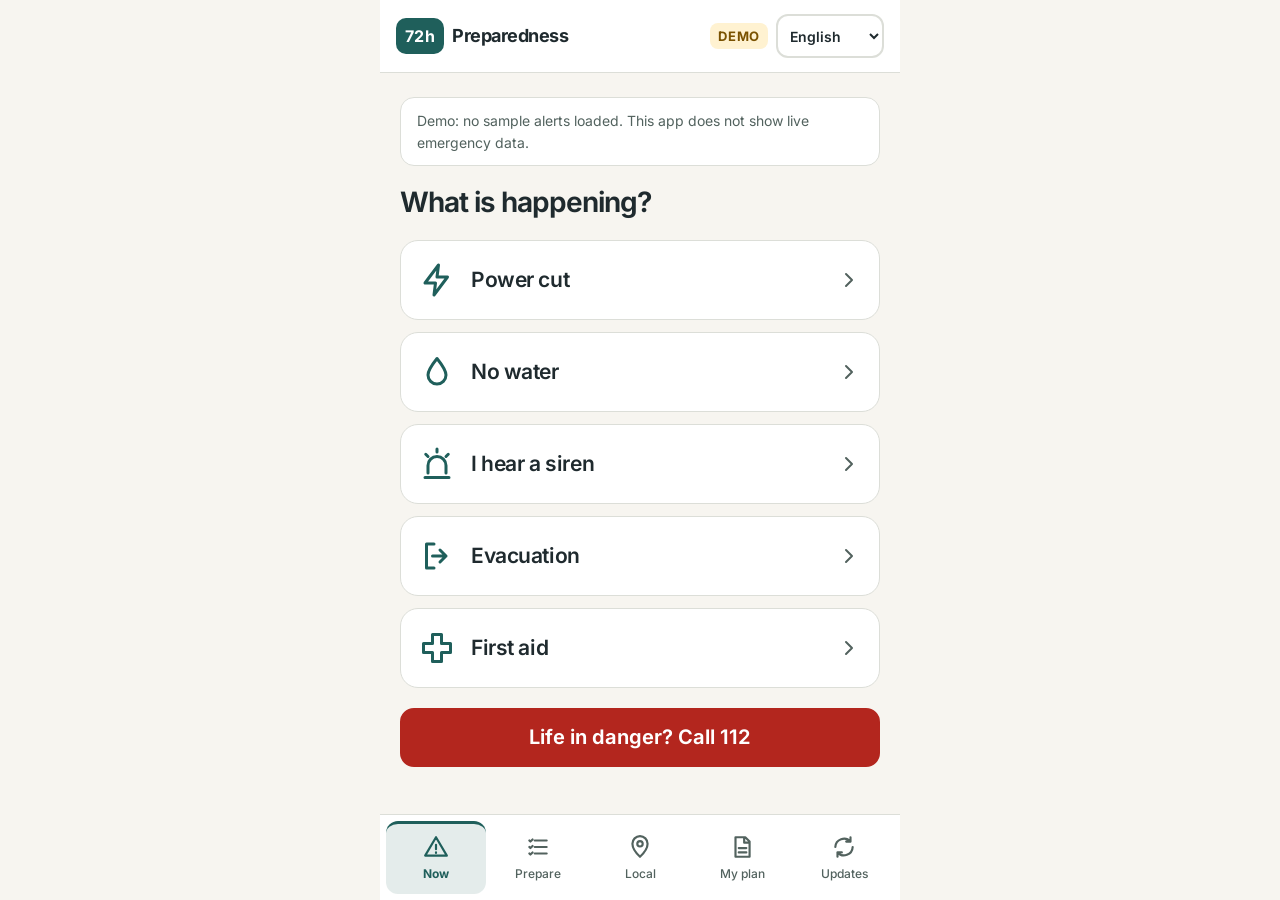
<file: app/index.html>
<!DOCTYPE html>
<html lang="hu">
<head>
<meta charset="utf-8">
<meta name="viewport" content="width=device-width, initial-scale=1">
<title>Felkészülés app</title>
<meta name="theme-color" content="#1f5f5b">
<link rel="manifest" href="manifest.webmanifest">
<link rel="icon" href="icon.svg" type="image/svg+xml">
<link rel="apple-touch-icon" href="icon-192.png">
<link rel="stylesheet" href="../assets/fonts.css">
<style>
/* Layout: one phone-width column, fixed header and bottom tab bar, one job per screen. */
:root{
  --bg:#f7f5f0; --surface:#ffffff; --ink:#1f2a2e; --muted:#52625e; --line:#dcded8;
  --accent:#1f5f5b; --on-accent:#ffffff;
  --danger:#b3261e; --danger-bg:#fdecea;
  --warn:#7a5200; --warn-bg:#fff2d1;
  --ok:#1e6b3f; --ok-bg:#e3f4ea;
  --lane-advice:#2e7d4f; --lane-local:#1f5fa8; --lane-alert:#c2571a;
  --font:Inter,system-ui,-apple-system,"Segoe UI",Roboto,"Noto Sans",Arial,sans-serif;
}
@media (prefers-color-scheme: dark){
  :root:not([data-theme="light"]){
    color-scheme:dark;
    --bg:#0e1615; --surface:#18221f; --ink:#eef4f2; --muted:#a4b3af; --line:#2d3b38;
    --accent:#74cbc1; --on-accent:#06201d;
    --danger:#ffb4a9; --danger-bg:#4a1410;
    --warn:#ffd27a; --warn-bg:#3d2c00;
    --ok:#8fdcae; --ok-bg:#12331f;
    --lane-advice:#7fd3a0; --lane-local:#8fbdf2; --lane-alert:#f2a877;
  }
}
:root[data-theme="dark"]{
  color-scheme:dark;
  --bg:#0e1615; --surface:#18221f; --ink:#eef4f2; --muted:#a4b3af; --line:#2d3b38;
  --accent:#74cbc1; --on-accent:#06201d;
  --danger:#ffb4a9; --danger-bg:#4a1410;
  --warn:#ffd27a; --warn-bg:#3d2c00;
  --ok:#8fdcae; --ok-bg:#12331f;
  --lane-advice:#7fd3a0; --lane-local:#8fbdf2; --lane-alert:#f2a877;
}
*{box-sizing:border-box}
html,body{height:100%;margin:0}
body{background:var(--bg);color:var(--ink);font-family:var(--font);font-size:18px;line-height:1.55;display:flex;justify-content:center}
.app{width:100%;max-width:520px;height:100%;display:flex;flex-direction:column;background:var(--bg)}
header{display:flex;align-items:center;gap:8px;padding:14px 16px;padding-top:max(14px,env(safe-area-inset-top));background:var(--surface);border-bottom:1px solid var(--line)}
.mark{background:var(--accent);color:var(--on-accent);font-weight:700;border-radius:10px;padding:6px 9px;font-size:16px;letter-spacing:.02em}
header h1{font-size:18px;margin:0;letter-spacing:-.025em;flex:1;min-width:0;overflow-wrap:anywhere}
#demo-tag{flex:none}
header .spacer,header select{min-width:0}
header{flex-wrap:nowrap}
header select{flex:0 1 auto}
select,input,textarea,button{font:inherit;color:inherit}
select,input,textarea{background:var(--surface);border:2px solid var(--line);border-radius:12px;padding:12px 14px;min-height:56px;width:100%}
header select{width:auto;max-width:108px;min-height:44px;padding:8px;font-size:14px;font-weight:600}
textarea{min-height:96px;resize:vertical}
:focus-visible{outline:3px solid var(--accent);outline-offset:2px}
main{flex:1;min-height:0;overflow-y:auto;padding:24px 20px;display:flex;flex-direction:column;gap:20px}
h2{font-size:28px;font-weight:650;letter-spacing:-.035em;line-height:1.2;margin:0;text-wrap:balance}
h3{font-size:20px;margin:0;text-wrap:balance}
p{margin:0}
.muted{color:var(--muted);font-size:16px}
.stack{display:flex;flex-direction:column;gap:12px}
.card{background:var(--surface);border:1px solid var(--line);border-radius:18px;padding:20px;display:flex;flex-direction:column;gap:16px}
.big{display:flex;align-items:center;gap:16px;width:100%;min-height:80px;padding:18px;background:var(--surface);border:1px solid var(--line);border-radius:18px;font-size:21px;font-weight:600;letter-spacing:-.02em;text-align:left;cursor:pointer}
.big svg{flex:none;width:36px;height:36px;color:var(--accent)}
.big .chev{margin-left:auto;width:24px;height:24px;color:var(--muted)}
.btn{display:flex;align-items:center;justify-content:center;gap:8px;min-height:56px;padding:12px 16px;border-radius:14px;border:2px solid var(--accent);background:var(--accent);color:var(--on-accent);font-weight:650;cursor:pointer;text-decoration:none;text-align:center}
.btn.ghost{background:transparent;color:var(--accent)}
.btn.plain{border-color:var(--line);background:var(--surface);color:var(--ink);justify-content:flex-start;text-align:left;font-weight:600}
.call{background:var(--danger);border-color:var(--danger);color:var(--surface);font-size:20px}
.banner{background:var(--danger-bg);border:2px solid var(--danger);border-radius:16px;padding:16px;display:flex;flex-direction:column;gap:6px}
.banner strong{color:var(--danger);font-size:16px;text-transform:uppercase;letter-spacing:.04em}
.banner .msg{font-size:22px;font-weight:650;line-height:1.3}
.banner.warn{background:var(--warn-bg);border-color:var(--warn)}
.banner.warn strong{color:var(--warn)}
.place{display:flex;flex-direction:column;gap:6px;padding:14px 0;border-top:1px solid var(--line)}
.place:first-of-type{border-top:0;padding-top:0}
.place .row{gap:8px}
.place .btn{min-height:48px;padding:8px 14px;font-size:16px}
.err{color:var(--danger);font-size:15px;font-weight:600}
.seg.wrap{flex-wrap:wrap}
.seg.wrap button{font-size:17px;min-height:48px}
.calm{background:var(--surface);color:var(--muted);border:1px solid var(--line);border-radius:14px;padding:12px 16px;font-weight:400;font-size:14px;line-height:1.55}
ol.steps{list-style:none;margin:0;padding:0;display:flex;flex-direction:column;gap:12px;counter-reset:s}
ol.steps li{counter-increment:s;display:flex;gap:14px;background:var(--surface);border:1px solid var(--line);border-radius:16px;padding:16px;font-size:20px;line-height:1.35}
ol.steps li::before{content:counter(s);flex:none;width:40px;height:40px;border-radius:50%;background:var(--accent);color:var(--on-accent);font-weight:700;display:flex;align-items:center;justify-content:center}
.check{display:flex;gap:14px;align-items:flex-start;padding:12px 0;border-top:1px solid var(--line);cursor:pointer}
.check:first-of-type{border-top:0}
.check input{flex:none;width:30px;height:30px;min-height:0;padding:0;margin:0;accent-color:var(--accent)}
.row{display:flex;align-items:center;gap:12px;flex-wrap:wrap}
.row.between{justify-content:space-between}
.stepper{display:flex;align-items:center;gap:12px}
.stepper button,.seg button{min-width:56px;min-height:56px;border-radius:14px;border:2px solid var(--line);background:var(--surface);font-size:24px;font-weight:700;cursor:pointer}
.stepper output{min-width:40px;text-align:center;font-size:26px;font-weight:700;font-variant-numeric:tabular-nums}
.seg{display:flex;gap:8px}
.seg button{font-size:20px;padding:0 18px}
.seg button[aria-pressed="true"]{background:var(--accent);border-color:var(--accent);color:var(--on-accent)}
.result{font-size:26px;font-weight:700;line-height:1.2}
.num{display:flex;align-items:center;gap:16px;padding:12px 0;border-top:1px solid var(--line);text-decoration:none;color:inherit}
.num:first-of-type{border-top:0}
.num b{font-size:30px;min-width:76px;color:var(--danger);font-variant-numeric:tabular-nums}
.tag{display:inline-block;font-size:13px;font-weight:700;letter-spacing:.05em;border-radius:8px;padding:3px 8px;background:var(--warn-bg);color:var(--warn)}
.tag.ok{background:var(--ok-bg);color:var(--ok)}
.tag.no{background:var(--danger-bg);color:var(--danger)}
.note{background:var(--warn-bg);color:var(--warn);border-radius:14px;padding:12px 16px;font-size:16px}
.rec{display:flex;justify-content:space-between;align-items:center;gap:12px;padding:12px 0;border-top:1px solid var(--line)}
.rec:first-of-type{border-top:0}
.lane{border-left:6px solid var(--line);border-radius:0;padding:4px 0 4px 14px;display:flex;flex-direction:column;gap:2px}
.lane.advice{border-color:var(--lane-advice)} .lane.local{border-color:var(--lane-local)} .lane.alert{border-color:var(--lane-alert)}
label.f{display:flex;flex-direction:column;gap:6px;font-weight:600}
code{font-family:ui-monospace,Menlo,Consolas,monospace;font-size:15px;background:var(--bg);border:1px solid var(--line);border-radius:8px;padding:6px 8px;overflow-wrap:anywhere;display:block}
nav{display:flex;flex-shrink:0;gap:2px;padding:6px 6px max(6px,env(safe-area-inset-bottom));background:var(--surface);border-top:1px solid var(--line)}
nav a{flex:1;min-width:0;display:flex;flex-direction:column;align-items:center;gap:5px;padding:10px 2px;color:var(--muted);text-decoration:none;font-size:12px;font-weight:500;overflow-wrap:anywhere;text-align:center;border-radius:12px;border-top:3px solid transparent}
nav a svg{width:26px;height:26px}
nav a[aria-current="page"]{color:var(--accent);font-weight:700;background:color-mix(in srgb,var(--accent) 12%,var(--surface));border-top-color:var(--accent)}
@media (hover:hover){.big:hover,.btn.plain:hover{border-color:var(--accent)}nav a:hover{color:var(--accent)}}
@media (max-width:380px){header{flex-wrap:wrap}header select{max-width:94px}header h1{font-size:17px}main{padding:20px 16px}.card{padding:16px}}
.sr{position:absolute;width:1px;height:1px;overflow:hidden;clip:rect(0 0 0 0)}
@media (max-width:360px){body{font-size:17px}.big{font-size:20px}nav a{font-size:11px}}
</style>
</head>
<body>
<div class="app">
  <header>
    <span class="mark" aria-hidden="true">72h</span>
    <h1 id="title"></h1>
    <span class="tag" id="demo-tag" title=""></span>
    <label class="sr" for="lang" id="lang-label"></label>
    <select id="lang"></select>
  </header>
  <main id="main" tabindex="-1"></main>
  <nav id="nav" aria-label="Menu"></nav>
</div>

<script>
"use strict";
/* ============================================================
   Three separate data lanes, as in the architecture:
   ADVICE  – national editorial office (advice, all languages)
   LOCAL   – data stewards (language-neutral records per region)
   ALERTS  – duty office (template id + parameters, no free text)
   ============================================================ */

var LANGS = { hu: "Magyar", en: "English", uk: "Українська", de: "Deutsch" };

var UI = {
  title: { hu: "Felkészülés", en: "Preparedness", uk: "Готовність", de: "Vorsorge" },
  language: { hu: "Nyelv", en: "Language", uk: "Мова", de: "Sprache" },
  nav_most: { hu: "Most", en: "Now", uk: "Зараз", de: "Jetzt" },
  nav_felkeszules: { hu: "Felkészülés", en: "Prepare", uk: "Підготовка", de: "Vorsorge" },
  nav_helyben: { hu: "Helyben", en: "Local", uk: "Поруч", de: "Vor Ort" },
  nav_tervem: { hu: "Tervem", en: "My plan", uk: "Мій план", de: "Mein Plan" },
  nav_frissitesek: { hu: "Frissítések", en: "Updates", uk: "Оновлення", de: "Updates" },

  whatHappened: { hu: "Mi történt?", en: "What is happening?", uk: "Що сталося?", de: "Was ist passiert?" },
  call112: { hu: "Életveszély? Hívd: 112", en: "Life in danger? Call 112", uk: "Загроза життю? Телефонуйте 112", de: "Lebensgefahr? 112 anrufen" },
  back: { hu: "Vissza", en: "Back", uk: "Назад", de: "Zurück" },
  noAlerts: { hu: "Demó: nincs betöltött mintariasztás. Az alkalmazás nem mutat élő veszélyhelyzeti adatokat.", en: "Demo: no sample alerts loaded. This app does not show live emergency data.", uk: "Демо: тестові попередження не завантажено. Застосунок не показує актуальні дані про надзвичайні ситуації.", de: "Demo: Keine Beispielwarnungen geladen. Diese App zeigt keine aktuellen Notfalldaten." },
  alert: { hu: "Riasztás", en: "Alert", uk: "Попередження", de: "Warnung" },
  publisher: { hu: "Kiadó", en: "Publisher", uk: "Видавець", de: "Herausgeber" },
  validUntil: { hu: "Érvényes eddig", en: "Valid until", uk: "Чинне до", de: "Gültig bis" },
  source: { hu: "Forrás", en: "Source", uk: "Джерело", de: "Quelle" },
  advicePack: { hu: "Országos tanácscsomag", en: "National advice pack", uk: "Національний пакет порад", de: "Nationales Ratgeberpaket" },

  calcTitle: { hu: "Mennyi víz kell?", en: "How much water do you need?", uk: "Скільки води потрібно?", de: "Wie viel Wasser brauchen Sie?" },
  persons: { hu: "Hány fő?", en: "People", uk: "Кількість людей", de: "Personen" },
  days: { hu: "Hány napra?", en: "Days", uk: "Днів", de: "Tage" },
  calcResult: { hu: "{l} liter ivó- és főzővíz", en: "{l} litres of water for drinking and cooking", uk: "{l} л води для пиття та приготування їжі", de: "{l} Liter Wasser zum Trinken und Kochen" },
  calcNote: { hu: "Fejenként napi 3 literrel számolva. Kánikulában 4 liter.", en: "Based on 3 litres per person per day. In a heatwave, 4 litres.", uk: "З розрахунку 3 л на людину на добу. У спеку — 4 л.", de: "Berechnet mit 3 Litern pro Person und Tag. Bei Hitze 4 Liter." },
  fewer: { hu: "Kevesebb", en: "Fewer", uk: "Менше", de: "Weniger" },
  more: { hu: "Több", en: "More", uk: "Більше", de: "Mehr" },
  done: { hu: "{a} / {b} kész", en: "{a} / {b} done", uk: "{a} / {b} готово", de: "{a} / {b} erledigt" },
  fullBook: { hu: "A teljes kézikönyv (magyarul)", en: "Full handbook (in Hungarian)", uk: "Повний посібник (угорською)", de: "Vollständiges Handbuch (auf Ungarisch)" },

  region: { hu: "Hol laksz?", en: "Where do you live?", uk: "Де ви живете?", de: "Wo wohnen Sie?" },
  regionNote: { hu: "A helyet csak ez a telefon tudja. Nem küldjük el sehová.", en: "Your location stays on this phone. It is not sent anywhere.", uk: "Місце зберігається лише на цьому телефоні. Нікуди не надсилається.", de: "Der Ort bleibt auf diesem Telefon. Er wird nirgendwohin gesendet." },
  emergencyNumbers: { hu: "Segélyhívók", en: "Emergency numbers", uk: "Екстрені номери", de: "Notrufnummern" },
  n112: { hu: "Általános segélyhívó", en: "General emergency", uk: "Єдиний екстрений номер", de: "Allgemeiner Notruf" },
  n104: { hu: "Mentők", en: "Ambulance", uk: "Швидка допомога", de: "Rettungsdienst" },
  n105: { hu: "Tűzoltóság", en: "Fire service", uk: "Пожежна служба", de: "Feuerwehr" },
  n107: { hu: "Rendőrség", en: "Police", uk: "Поліція", de: "Polizei" },
  localData: { hu: "Helyi adatok", en: "Local information", uk: "Місцева інформація", de: "Lokale Informationen" },
  sample: { hu: "MINTA", en: "SAMPLE", uk: "ЗРАЗОК", de: "MUSTER" },
  localNote: { hu: "Ezek mintaadatok. A valódi adatokat a helyi adatgazda (vármegye, önkormányzat, közmű) tölti fel és írja alá.", en: "These are sample entries. Real data will be uploaded and signed by the local data steward (county, municipality, utility).", uk: "Це зразки. Справжні дані завантажить і підпише місцевий розпорядник даних (область, громада, комунальне підприємство).", de: "Dies sind Musterdaten. Echte Daten lädt die lokal verantwortliche Stelle (Komitat, Gemeinde, Versorger) hoch und signiert sie." },
  type_shelter: { hu: "Óvóhely", en: "Shelter", uk: "Укриття", de: "Schutzraum" },
  type_water: { hu: "Vízosztó pont", en: "Water distribution point", uk: "Пункт видачі води", de: "Wasserausgabestelle" },
  type_medical: { hu: "Orvosi ügyelet", en: "Medical duty service", uk: "Черговий лікар", de: "Ärztlicher Notdienst" },
  type_assembly: { hu: "Gyülekezőpont", en: "Assembly point", uk: "Пункт збору", de: "Sammelpunkt" },
  samplePlace: { hu: "Minta helyszín {n}", en: "Sample location {n}", uk: "Зразкове місце {n}", de: "Musterort {n}" },

  planTitle: { hu: "Családi terv", en: "Family plan", uk: "Сімейний план", de: "Familienplan" },
  planNote: { hu: "Csak ezen a telefonon tárolódik.", en: "Stored only on this phone.", uk: "Зберігається лише на цьому телефоні.", de: "Wird nur auf diesem Telefon gespeichert." },
  f_meet1: { hu: "Találkozási pont a közelben", en: "Meeting point nearby", uk: "Місце зустрічі поблизу", de: "Treffpunkt in der Nähe" },
  f_meet2: { hu: "Találkozási pont távolabb", en: "Meeting point further away", uk: "Місце зустрічі подалі", de: "Treffpunkt weiter entfernt" },
  f_cname: { hu: "Kit hívunk, ha szétszakadunk?", en: "Who do we call if we get separated?", uk: "Кому телефонуємо, якщо загубимося?", de: "Wen rufen wir an, wenn wir getrennt werden?" },
  f_cphone: { hu: "Telefonszáma", en: "Their phone number", uk: "Номер телефону", de: "Telefonnummer" },
  f_kids: { hu: "Ki hozza el a gyerekeket?", en: "Who picks up the children?", uk: "Хто забирає дітей?", de: "Wer holt die Kinder ab?" },
  f_meds: { hu: "Gyógyszerek, allergiák", en: "Medicines, allergies", uk: "Ліки, алергії", de: "Medikamente, Allergien" },
  f_shut: { hu: "Hol a víz, a gáz és a villany főelzárója?", en: "Where are the water, gas and power shut-offs?", uk: "Де перекривається вода, газ, електрика?", de: "Wo sind die Hauptabsperrungen für Wasser, Gas und Strom?" },
  copy: { hu: "Terv másolása szövegként", en: "Copy plan as text", uk: "Скопіювати план як текст", de: "Plan als Text kopieren" },
  copied: { hu: "Kimásolva.", en: "Copied.", uk: "Скопійовано.", de: "Kopiert." },
  copyFail: { hu: "Nem sikerült másolni. Jelöld ki a szöveget lent.", en: "Copying failed. Select the text below.", uk: "Не вдалося скопіювати. Виділіть текст нижче.", de: "Kopieren fehlgeschlagen. Markieren Sie den Text unten." },

  packs: { hu: "Letöltött csomagok", en: "Downloaded packs", uk: "Завантажені пакети", de: "Heruntergeladene Pakete" },
  lane_advice: { hu: "Tanácsok", en: "Advice", uk: "Поради", de: "Ratschläge" },
  lane_local: { hu: "Helyi adatok", en: "Local information", uk: "Місцева інформація", de: "Lokale Informationen" },
  lane_alert: { hu: "Riasztások", en: "Alerts", uk: "Попередження", de: "Warnungen" },
  noSteward: { hu: "Még nincs adatgazda", en: "No data steward yet", uk: "Розпорядника даних ще немає", de: "Noch keine verantwortliche Stelle" },
  scopeNational: { hu: "Hatókör: országos", en: "Scope: national", uk: "Сфера дії: вся країна", de: "Geltungsbereich: landesweit" },
  scopeRegion: { hu: "Hatókör: csak a saját területe", en: "Scope: own area only", uk: "Сфера дії: лише власна територія", de: "Geltungsbereich: nur eigenes Gebiet" },
  version: { hu: "Verzió", en: "Version", uk: "Версія", de: "Version" },
  tryTitle: { hu: "Próbáld ki: rövid üzenet fogadása", en: "Try it: receive a short message", uk: "Спробуйте: отримати коротке повідомлення", de: "Ausprobieren: Kurznachricht empfangen" },
  tryNote: { hu: "Az üzenet csak kódokat tartalmaz. A szöveget a telefon állítja össze a te nyelveden.", en: "The message carries only codes. The phone builds the text in your language.", uk: "Повідомлення містить лише коди. Текст телефон складає вашою мовою.", de: "Die Nachricht enthält nur Codes. Das Telefon erstellt den Text in Ihrer Sprache." },
  demo1: { hu: "Országos ügyelet: vízforralás a területemen", en: "National duty office: boil water in my area", uk: "Національна чергова служба: кип'ятити воду в моїй місцевості", de: "Nationale Leitstelle: Wasser abkochen in meinem Gebiet" },
  demo2: { hu: "Helyi adatgazda másik vármegyének üzen", en: "Local steward sends to another county", uk: "Місцевий розпорядник надсилає іншій області", de: "Lokale Stelle sendet an ein anderes Komitat" },
  demo3: { hu: "Ismeretlen feladó", en: "Unknown sender", uk: "Невідомий відправник", de: "Unbekannter Absender" },
  accepted: { hu: "ELFOGADVA", en: "ACCEPTED", uk: "ПРИЙНЯТО", de: "ANGENOMMEN" },
  rejected: { hu: "ELUTASÍTVA", en: "REJECTED", uk: "ВІДХИЛЕНО", de: "ABGELEHNT" },
  r_unknown: { hu: "Ismeretlen kiadó. Nincs tanúsítványa.", en: "Unknown publisher. No certificate.", uk: "Невідомий видавець. Немає сертифіката.", de: "Unbekannter Herausgeber. Kein Zertifikat." },
  r_scope: { hu: "Ez a kiadó nem küldhet ilyen üzenetet erre a területre.", en: "This publisher may not send this kind of message to this area.", uk: "Цей видавець не має права надсилати такі повідомлення для цієї місцевості.", de: "Dieser Herausgeber darf diese Art Nachricht nicht für dieses Gebiet senden." },
  r_ok: { hu: "Megjelenik a Most képernyőn.", en: "Shown on the Now screen.", uk: "Показано на екрані «Зараз».", de: "Wird unter „Jetzt“ angezeigt." },
  bytes: { hu: "{n} bájt", en: "{n} bytes", uk: "{n} байт", de: "{n} Byte" },
  protoNote: { hu: "Prototípus: a hatókör-ellenőrzés működik, a digitális aláírás ellenőrzése még nincs bekötve.", en: "Prototype: scope checks work; digital signature verification is not wired in yet.", uk: "Прототип: перевірка сфери дії працює, перевірку цифрового підпису ще не підключено.", de: "Prototyp: Die Bereichsprüfung funktioniert, die Prüfung der digitalen Signatur ist noch nicht angebunden." },
  places: { hu: "Helyeim", en: "My places", uk: "Мої місця", de: "Meine Orte" },
  current: { hu: "MOST ITT", en: "HERE NOW", uk: "ЗАРАЗ ТУТ", de: "JETZT HIER" },
  hereNow: { hu: "Itt vagyok most", en: "I am here now", uk: "Я зараз тут", de: "Ich bin jetzt hier" },
  addPlace: { hu: "Új hely hozzáadása", en: "Add a place", uk: "Додати місце", de: "Ort hinzufügen" },
  edit: { hu: "Szerkesztés", en: "Edit", uk: "Редагувати", de: "Bearbeiten" },
  del: { hu: "Törlés", en: "Delete", uk: "Видалити", de: "Löschen" },
  save: { hu: "Mentés", en: "Save", uk: "Зберегти", de: "Speichern" },
  cancel: { hu: "Mégse", en: "Cancel", uk: "Скасувати", de: "Abbrechen" },
  placeName: { hu: "Megnevezés (pl. Otthon, Nyaraló)", en: "Name (e.g. Home, Holiday house)", uk: "Назва (напр. Дім, Дача)", de: "Bezeichnung (z. B. Zuhause, Ferienhaus)" },
  town: { hu: "Település", en: "Town", uk: "Населений пункт", de: "Ort" },
  svc_power: { hu: "Áram", en: "Electricity", uk: "Електроенергія", de: "Strom" },
  svc_water: { hu: "Víz", en: "Water", uk: "Вода", de: "Wasser" },
  prov_power: { hu: "Áramhálózat üzemeltetője", en: "Electricity network operator", uk: "Оператор електромережі", de: "Stromnetzbetreiber" },
  prov_water: { hu: "Vízszolgáltató", en: "Water utility", uk: "Водоканал", de: "Wasserversorger" },
  suggested: { hu: "javasolt", en: "suggested", uk: "рекомендовано", de: "vorgeschlagen" },
  billHint: { hu: "Ellenőrizd a számládon: az áramszámla 3. oldalán szerepel a hálózat üzemeltetője.", en: "Check your bill: the network operator is shown on page 3 of the electricity bill.", uk: "Перевірте рахунок: оператор мережі вказаний на 3-й сторінці рахунку за електроенергію.", de: "Prüfen Sie Ihre Rechnung: Der Netzbetreiber steht auf Seite 3 der Stromrechnung." },
  placesNote: { hu: "A helyek csak ezen a telefonon tárolódnak. A pontos címedet nem kérjük el.", en: "Places are stored only on this phone. We do not ask for your exact address.", uk: "Місця зберігаються лише на цьому телефоні. Точну адресу ми не запитуємо.", de: "Orte werden nur auf diesem Telefon gespeichert. Ihre genaue Adresse wird nicht abgefragt." },
  defaultPlace: { hu: "Otthon", en: "Home", uk: "Дім", de: "Zuhause" },
  needName: { hu: "Adj nevet a helynek.", en: "Give the place a name.", uk: "Дайте місцю назву.", de: "Geben Sie dem Ort einen Namen." },
  keepOne: { hu: "Legalább egy hely kell.", en: "At least one place is needed.", uk: "Потрібне принаймні одне місце.", de: "Mindestens ein Ort ist nötig." },
  none: { hu: "Nincs megadva", en: "Not set", uk: "Не вказано", de: "Nicht angegeben" },
  statusFor: { hu: "Mi a helyzet itt: {p}", en: "Status at: {p}", uk: "Стан у: {p}", de: "Lage in: {p}" },
  noOutage_power: { hu: "Nincs bejelentett áramszünet ennél a helynél.", en: "No reported power cut for this place.", uk: "Для цього місця відключень світла не повідомлено.", de: "Für diesen Ort ist kein Stromausfall gemeldet." },
  noOutage_water: { hu: "Nincs bejelentett vízhiány ennél a helynél.", en: "No reported water outage for this place.", uk: "Для цього місця перебоїв з водою не повідомлено.", de: "Für diesen Ort ist keine Wasserunterbrechung gemeldet." },
  firstCheck_power: { hu: "Először nézd meg a biztosítékot, és hogy a szomszédoknál van-e áram.", en: "First check your fuses and whether the neighbours have power.", uk: "Спершу перевірте запобіжники і чи є світло в сусідів.", de: "Prüfen Sie zuerst die Sicherungen und ob die Nachbarn Strom haben." },
  firstCheck_water: { hu: "Először nézd meg a főelzárót, és hogy a szomszédoknál van-e víz.", en: "First check your main water valve and whether the neighbours have water.", uk: "Спершу перевірте головний кран і чи є вода в сусідів.", de: "Prüfen Sie zuerst den Hauptwasserhahn und ob die Nachbarn Wasser haben." },
  checkProvider: { hu: "Kimaradások a szolgáltatónál", en: "Outages on the provider's site", uk: "Відключення на сайті постачальника", de: "Störungen beim Versorger" },
  providerSite: { hu: "A szolgáltató weboldala", en: "Provider's website", uk: "Сайт постачальника", de: "Website des Versorgers" },
  callFault: { hu: "Hibabejelentés: {n}", en: "Report a fault: {n}", uk: "Повідомити про аварію: {n}", de: "Störung melden: {n}" },
  noLink: { hu: "Ehhez a szolgáltatóhoz még nincs ellenőrzött elérhetőség a rendszerben. Nézd meg a számládon.", en: "There is no verified contact for this provider in the system yet. Check your bill.", uk: "Для цього постачальника в системі ще немає перевірених контактів. Перегляньте рахунок.", de: "Für diesen Versorger sind noch keine geprüften Kontaktdaten hinterlegt. Sehen Sie auf Ihrer Rechnung nach." },
  offlineNote: { hu: "Internet nélkül a weboldal nem nyílik meg, a telefonszám igen.", en: "Without internet the website will not open, but the phone number will work.", uk: "Без інтернету сайт не відкриється, але номер телефону працюватиме.", de: "Ohne Internet öffnet sich die Website nicht, die Telefonnummer funktioniert aber." },
  noProvider: { hu: "Nincs megadva szolgáltató. Állítsd be a Helyben fülön.", en: "No provider set. Set it on the Local tab.", uk: "Постачальника не вказано. Налаштуйте на вкладці «Поруч».", de: "Kein Versorger angegeben. Unter „Vor Ort“ einstellen." },
  kind_fault: { hu: "Üzemzavar", en: "Fault", uk: "Аварія", de: "Störung" },
  kind_planned: { hu: "Tervezett munka", en: "Planned work", uk: "Планові роботи", de: "Geplante Arbeiten" },
  cause: { hu: "Ok", en: "Cause", uk: "Причина", de: "Ursache" },
  cause_c1: { hu: "hálózati hiba", en: "network fault", uk: "пошкодження мережі", de: "Netzfehler" },
  cause_c2: { hu: "karbantartás", en: "maintenance", uk: "технічне обслуговування", de: "Wartung" },
  cause_c3: { hu: "csőtörés", en: "burst pipe", uk: "прорив труби", de: "Rohrbruch" },
  cause_c4: { hu: "vihar", en: "storm", uk: "негода", de: "Unwetter" },
  restore: { hu: "Várható helyreállítás", en: "Expected restoration", uk: "Очікуване відновлення", de: "Voraussichtliche Behebung" },
  notif: { hu: "Értesítések", en: "Notifications", uk: "Сповіщення", de: "Benachrichtigungen" },
  notifPush: { hu: "Értesítés az appban (nem kell hozzá személyes adat)", en: "In-app notifications (no personal data needed)", uk: "Сповіщення в застосунку (особисті дані не потрібні)", de: "Benachrichtigungen in der App (keine persönlichen Daten nötig)" },
  notifSms: { hu: "SMS, ha nincs mobilinternet", en: "SMS when there is no mobile data", uk: "SMS, якщо немає мобільного інтернету", de: "SMS, wenn kein mobiles Internet verfügbar ist" },
  notifEmail: { hu: "E-mail", en: "Email", uk: "Електронна пошта", de: "E-Mail" },
  phone: { hu: "Telefonszám", en: "Phone number", uk: "Номер телефону", de: "Telefonnummer" },
  email: { hu: "E-mail-cím", en: "Email address", uk: "Адреса електронної пошти", de: "E-Mail-Adresse" },
  notifNote: { hu: "SMS-hez és e-mailhez el kell küldeni az elérhetőségedet és a helyeid településeit, a címedet nem. Bármikor visszavonható.", en: "For SMS and email, your contact details and the towns of your places are sent, but not your address. You can withdraw at any time.", uk: "Для SMS та електронної пошти надсилаються ваші контакти й населені пункти ваших місць, але не адреса. Згоду можна відкликати будь-коли.", de: "Für SMS und E-Mail werden Ihre Kontaktdaten und die Orte Ihrer Standorte übermittelt, nicht Ihre Adresse. Jederzeit widerrufbar." },
  protoContact: { hu: "Prototípus: ezek az adatok csak ezen a telefonon maradnak, nem küldjük el sehová.", en: "Prototype: this data stays on this phone and is not sent anywhere.", uk: "Прототип: ці дані залишаються на цьому телефоні й нікуди не надсилаються.", de: "Prototyp: Diese Daten bleiben auf diesem Telefon und werden nirgendwohin gesendet." },
  badPhone: { hu: "Adj meg érvényes telefonszámot, pl. +36 30 123 4567.", en: "Enter a valid phone number, e.g. +36 30 123 4567.", uk: "Введіть дійсний номер, напр. +36 30 123 4567.", de: "Geben Sie eine gültige Nummer ein, z. B. +36 30 123 4567." },
  badEmail: { hu: "Adj meg érvényes e-mail-címet.", en: "Enter a valid email address.", uk: "Введіть дійсну адресу електронної пошти.", de: "Geben Sie eine gültige E-Mail-Adresse ein." },
  eonNotify: { hu: "Az E.ON már most is küld SMS-t és e-mailt az ingatlanodat érintő áramszünetről. Beállítás az online ügyfélszolgálaton.", en: "E.ON already sends SMS and email about power cuts affecting your property. Set it up in its online customer service.", uk: "E.ON уже надсилає SMS та листи про відключення, що стосуються вашої нерухомості. Налаштування — в онлайн-обслуговуванні.", de: "E.ON verschickt schon heute SMS und E-Mails zu Stromausfällen an Ihrer Immobilie. Einrichtung im Online-Kundenservice." },
  eonNotifyBtn: { hu: "E.ON online ügyfélszolgálat", en: "E.ON online customer service", uk: "Онлайн-обслуговування E.ON", de: "E.ON Online-Kundenservice" },
  demoUtility: { hu: "{p}: üzemzavar itt: {t}", en: "{p}: fault in {t}", uk: "{p}: аварія в {t}", de: "{p}: Störung in {t}" },
  demoWater: { hu: "{p}: tervezett vízhiány itt: {t}", en: "{p}: planned water outage in {t}", uk: "{p}: планове відключення води в {t}", de: "{p}: geplante Wasserunterbrechung in {t}" },
  demoWrong: { hu: "Opus Titász üzen Budapestnek (nem az ő területe)", en: "Opus Titász sends to Budapest (not its area)", uk: "Opus Titász надсилає для Будапешта (не його територія)", de: "Opus Titász sendet an Budapest (nicht sein Gebiet)" },
  lane_utility: { hu: "Szolgáltatói értesítések", en: "Provider notices", uk: "Повідомлення постачальників", de: "Versorgerhinweise" },
  scopeProvider: { hu: "Hatókör: csak a saját ellátási területe és szolgáltatása", en: "Scope: own service area and service only", uk: "Сфера дії: лише власна територія та послуга", de: "Geltungsbereich: nur eigenes Versorgungsgebiet und eigene Leistung" },
  providersN: { hu: "{n} szolgáltató, aláírt üzenetekkel", en: "{n} providers, signed messages", uk: "{n} постачальників, підписані повідомлення", de: "{n} Versorger, signierte Nachrichten" },
  r_utility_ok: { hu: "Megjelenik az érintett helyeidnél és a Most képernyőn.", en: "Shown for your affected places and on the Now screen.", uk: "Показано для ваших місць і на екрані «Зараз».", de: "Wird bei den betroffenen Orten und unter „Jetzt“ angezeigt." },
  r_service: { hu: "Ez a szolgáltató nem küldhet ilyen szolgáltatásról üzenetet.", en: "This provider may not send messages about this service.", uk: "Цей постачальник не має права надсилати повідомлення про цю послугу.", de: "Dieser Versorger darf keine Nachrichten zu dieser Leistung senden." },
  unverified: { hu: "ellenőrizendő", en: "to be verified", uk: "потребує перевірки", de: "zu prüfen" },
  demoTag: { hu: "DEMÓ", en: "DEMO", uk: "ДЕМО", de: "DEMO" },
  demoApp: { hu: "Ez bemutató alkalmazás mintaadatokkal. Azt mutatja meg, mi lenne látható, ha a szolgáltatók szabványos, aláírt formában tennék közzé a kimaradásokat.", en: "This is a demo app with sample data. It shows what you would see if utilities published outages in a standard, signed format.", uk: "Це демонстраційний застосунок із тестовими даними. Він показує, що було б видно, якби постачальники публікували відключення у стандартному підписаному форматі.", de: "Dies ist eine Demo-App mit Beispieldaten. Sie zeigt, was sichtbar wäre, wenn Versorger Störungen in einem einheitlichen, signierten Format veröffentlichen würden." },
  demoFeed: { hu: "Mi lenne, ha így publikálnák? – mintanap betöltése", en: "What if they published this way? – load a sample day", uk: "А якби публікували так? – завантажити тестовий день", de: "Was wäre, wenn sie so veröffentlichen würden? – Beispieltag laden" },
  demoFeedNote: { hu: "Betöltöttünk egy kitalált napot: minden mentett helyedre érkezett egy-egy szabványos üzenet a beállított szolgáltatóktól. Minden adat kitalált.", en: "A fictional day was loaded: each of your saved places received a standard message from its providers. All data is made up.", uk: "Завантажено вигаданий день: кожне збережене місце отримало стандартне повідомлення від своїх постачальників. Усі дані вигадані.", de: "Ein fiktiver Tag wurde geladen: Jeder gespeicherte Ort erhielt eine Standardnachricht seiner Versorger. Alle Daten sind erfunden." },
  clear: { hu: "Üzenetek törlése", en: "Clear messages", uk: "Очистити повідомлення", de: "Nachrichten löschen" }
};

/* ---------- Lane 1: ADVICE (publisher: national editorial office) ---------- */
var ADVICE = {
  version: "2026.11.1",
  issuer: "osz",
  cards: [
    { id: "power", icon: "bolt",
      title: { hu: "Nincs áram", en: "Power cut", uk: "Немає світла", de: "Stromausfall" },
      steps: {
        hu: ["Zseblámpát használj. Gyertyát ne hagyj felügyelet nélkül.",
             "A hűtőt és a fagyasztót ne nyitogasd. Először a friss ételt edd meg.",
             "Hidegben húzódjatok egy szobába, a többi ajtót csukd be.",
             "Grillt, gázégőt, aggregátort soha ne használj zárt térben.",
             "Kapcsold be az elemes rádiót. A telefonnal takarékoskodj."],
        en: ["Use a torch. Never leave a candle unattended.",
             "Keep the fridge and freezer closed. Eat fresh food first.",
             "In the cold, gather in one room and close the other doors.",
             "Never use a barbecue, gas burner or generator indoors.",
             "Turn on a battery radio. Save your phone battery."],
        uk: ["Користуйтеся ліхтариком. Не залишайте свічку без нагляду.",
             "Не відчиняйте холодильник і морозильник без потреби. Спершу з'їжте свіжі продукти.",
             "У холод зберіться в одній кімнаті, решту дверей зачиніть.",
             "Ніколи не користуйтеся грилем, газовим пальником чи генератором у приміщенні.",
             "Увімкніть радіо на батарейках. Бережіть заряд телефона."],
        de: ["Benutzen Sie eine Taschenlampe. Lassen Sie Kerzen nie unbeaufsichtigt.",
             "Kühlschrank und Gefriertruhe geschlossen halten. Zuerst frische Lebensmittel essen.",
             "Bei Kälte in einem Raum zusammenbleiben, die anderen Türen schließen.",
             "Grill, Gasbrenner oder Stromaggregat niemals in Innenräumen benutzen.",
             "Batterieradio einschalten. Den Handy-Akku schonen."]
      } },
    { id: "water", icon: "drop",
      title: { hu: "Nincs víz", en: "No water", uk: "Немає води", de: "Kein Wasser" },
      steps: {
        hu: ["Ivásra és főzésre fejenként napi 3 literrel számolj.",
             "Ha nem biztos, hogy iható a víz, forrald fel alaposan.",
             "A villanybojler vize tisztálkodásra jó, ivásra nem. Előbb áramtalanítsd.",
             "WC: tegyél dupla szemeteszsákot a csészébe, és szórj bele száraz anyagot.",
             "Kövesd a vízszolgáltató utasításait. A vízosztó pontokat a Helyben fülön találod."],
        en: ["Allow 3 litres per person per day for drinking and cooking.",
             "If you are not sure the water is safe, boil it thoroughly.",
             "Water from an electric boiler is fine for washing, not for drinking. Switch off its power first.",
             "Toilet: line the bowl with two bin bags and add dry material.",
             "Follow the water company's instructions. Water points are listed under Local."],
        uk: ["Розраховуйте 3 л на людину на добу для пиття та приготування їжі.",
             "Якщо не впевнені, що вода придатна для пиття, добре прокип'ятіть її.",
             "Вода з електробойлера придатна для миття, але не для пиття. Спершу вимкніть його з мережі.",
             "Туалет: вкладіть в унітаз два сміттєві пакети й насипте сухого матеріалу.",
             "Виконуйте вказівки водоканалу. Пункти видачі води — на вкладці «Поруч»."],
        de: ["Rechnen Sie mit 3 Litern pro Person und Tag zum Trinken und Kochen.",
             "Wenn unklar ist, ob das Wasser trinkbar ist, gründlich abkochen.",
             "Wasser aus dem Elektroboiler eignet sich zum Waschen, nicht zum Trinken. Vorher Strom abschalten.",
             "Toilette: zwei Müllbeutel in die Schüssel legen und trockenes Material hineingeben.",
             "Folgen Sie den Anweisungen des Wasserversorgers. Ausgabestellen finden Sie unter „Vor Ort“."]
      } },
    { id: "siren", icon: "siren",
      title: { hu: "Szirénát hallok", en: "I hear a siren", uk: "Чую сирену", de: "Sirene ertönt" },
      steps: {
        hu: ["Menj be a legközelebbi épületbe, és maradj bent.",
             "Zárd be az ajtókat és az ablakokat. Kapcsold ki a szellőzést és a klímát.",
             "Kapcsold be a rádiót, és várd az utasításokat.",
             "Csak akkor telefonálj, ha muszáj.",
             "Hatósági utasítás nélkül ne indulj el. Jódtablettát csak utasításra vegyél be."],
        en: ["Go into the nearest building and stay inside.",
             "Close doors and windows. Switch off ventilation and air conditioning.",
             "Turn on the radio and wait for instructions.",
             "Only make phone calls if you must.",
             "Do not leave unless the authorities tell you to. Take iodine tablets only when instructed."],
        uk: ["Зайдіть у найближчу будівлю й залишайтеся всередині.",
             "Зачиніть двері та вікна. Вимкніть вентиляцію й кондиціонер.",
             "Увімкніть радіо й чекайте вказівок.",
             "Телефонуйте лише за крайньої потреби.",
             "Не виходьте без вказівки влади. Таблетки йоду приймайте лише за вказівкою."],
        de: ["Gehen Sie in das nächste Gebäude und bleiben Sie drinnen.",
             "Türen und Fenster schließen. Lüftung und Klimaanlage ausschalten.",
             "Radio einschalten und auf Anweisungen warten.",
             "Nur telefonieren, wenn es unbedingt nötig ist.",
             "Ohne behördliche Anweisung nicht aufbrechen. Jodtabletten nur auf Anweisung einnehmen."]
      } },
    { id: "evac", icon: "exit",
      title: { hu: "Kiürítés", en: "Evacuation", uk: "Евакуація", de: "Evakuierung" },
      steps: {
        hu: ["Írd fel az irányt, a célállomást és a gyülekezőpontot.",
             "Vedd magadhoz a menekülőtáskát és a személyi igazolványt.",
             "Kapcsold le a berendezéseket, zárd be az ablakokat és az ajtót.",
             "A hatóság által megadott útvonalon haladj.",
             "Ha nincs autód, menj a kijelölt gyülekezőpontra.",
             "Értesítsd a családodat."],
        en: ["Write down the direction, the destination and the assembly point.",
             "Take your go bag and your ID card.",
             "Switch off appliances, close the windows and lock the door.",
             "Use the route given by the authorities.",
             "If you have no car, go to the designated assembly point.",
             "Let your family know."],
        uk: ["Запишіть напрямок, пункт призначення та пункт збору.",
             "Візьміть тривожну валізу й посвідчення особи.",
             "Вимкніть прилади, зачиніть вікна та двері.",
             "Рухайтеся маршрутом, який вказала влада.",
             "Якщо немає авто, ідіть до визначеного пункту збору.",
             "Повідомте родину."],
        de: ["Notieren Sie Richtung, Ziel und Sammelpunkt.",
             "Nehmen Sie den Notfallrucksack und den Personalausweis mit.",
             "Geräte ausschalten, Fenster und Tür schließen.",
             "Benutzen Sie die von den Behörden angegebene Route.",
             "Ohne Auto gehen Sie zum festgelegten Sammelpunkt.",
             "Informieren Sie Ihre Familie."]
      } },
    { id: "aid", icon: "cross",
      title: { hu: "Elsősegély", en: "First aid", uk: "Перша допомога", de: "Erste Hilfe" },
      steps: {
        hu: ["Hívd a 112-t.",
             "Biztosítsd a szabad légutat. Figyeld a légzést és az eszméletet.",
             "Erős vérzésnél nyomd erősen és folyamatosan a sebet.",
             "Tartsd melegen a sérültet.",
             "Ha nem lélegzik, kezdd meg az újraélesztést, és használj defibrillátort (AED)."],
        en: ["Call 112.",
             "Keep the airway clear. Watch breathing and consciousness.",
             "For heavy bleeding, press hard and continuously on the wound.",
             "Keep the injured person warm.",
             "If they are not breathing, start CPR and use a defibrillator (AED)."],
        uk: ["Зателефонуйте 112.",
             "Забезпечте прохідність дихальних шляхів. Стежте за диханням і свідомістю.",
             "При сильній кровотечі сильно й безперервно тисніть на рану.",
             "Тримайте постраждалого в теплі.",
             "Якщо людина не дихає, почніть реанімацію й скористайтеся дефібрилятором (AED)."],
        de: ["Rufen Sie 112 an.",
             "Atemwege freihalten. Atmung und Bewusstsein beobachten.",
             "Bei starker Blutung fest und dauerhaft auf die Wunde drücken.",
             "Die verletzte Person warm halten.",
             "Wenn die Person nicht atmet: Wiederbelebung beginnen und Defibrillator (AED) benutzen."]
      } }
  ],
  lists: [
    { id: "home", title: { hu: "Otthoni tartalék", en: "Home supplies", uk: "Домашній запас", de: "Vorrat zu Hause" },
      items: [
        { id: "h1", hu: "Ivóvíz: fejenként legalább 9–10 liter", en: "Drinking water: at least 9–10 litres per person", uk: "Питна вода: щонайменше 9–10 л на людину", de: "Trinkwasser: mindestens 9–10 Liter pro Person" },
        { id: "h2", hu: "Tartós, főzés nélkül ehető élelmiszer", en: "Long-life food you can eat without cooking", uk: "Продукти тривалого зберігання, які можна їсти без готування", de: "Haltbare Lebensmittel, die ohne Kochen essbar sind" },
        { id: "h3", hu: "Kempingfőző, gázpatron, gyufa", en: "Camping stove, gas cartridge, matches", uk: "Туристичний пальник, газовий балон, сірники", de: "Campingkocher, Gaskartusche, Streichhölzer" },
        { id: "h4", hu: "Elemes vagy tekerős rádió, tartalék elem", en: "Battery or wind-up radio, spare batteries", uk: "Радіо на батарейках або з динамо, запасні батарейки", de: "Batterie- oder Kurbelradio, Ersatzbatterien" },
        { id: "h5", hu: "Zseblámpa vagy fejlámpa", en: "Torch or head torch", uk: "Ліхтарик або налобний ліхтар", de: "Taschenlampe oder Stirnlampe" },
        { id: "h6", hu: "Feltöltött powerbank", en: "Charged power bank", uk: "Заряджений павербанк", de: "Geladene Powerbank" },
        { id: "h7", hu: "Meleg ruha, takaró, hálózsák", en: "Warm clothes, blankets, sleeping bag", uk: "Теплий одяг, ковдри, спальний мішок", de: "Warme Kleidung, Decken, Schlafsack" },
        { id: "h8", hu: "Házipatika, gyógyszerek legalább 7 napra", en: "First-aid kit, medicines for at least 7 days", uk: "Аптечка, ліки щонайменше на 7 днів", de: "Hausapotheke, Medikamente für mindestens 7 Tage" },
        { id: "h9", hu: "Higiéniai cikkek, szemeteszsák", en: "Hygiene items, bin bags", uk: "Засоби гігієни, сміттєві пакети", de: "Hygieneartikel, Müllbeutel" },
        { id: "h10", hu: "Készpénz kis címletekben", en: "Cash in small notes", uk: "Готівка дрібними купюрами", de: "Bargeld in kleinen Scheinen" },
        { id: "h11", hu: "Papíron a fontos telefonszámok", en: "Important phone numbers on paper", uk: "Важливі номери телефонів на папері", de: "Wichtige Telefonnummern auf Papier" }
      ] },
    { id: "bag", title: { hu: "Menekülőtáska", en: "Go bag", uk: "Тривожна валіза", de: "Notfallrucksack" },
      items: [
        { id: "b1", hu: "Iratmásolatok vízálló tasakban", en: "Copies of documents in a waterproof pouch", uk: "Копії документів у водонепроникному пакеті", de: "Dokumentenkopien in wasserdichter Hülle" },
        { id: "b2", hu: "Gyógyszerek, szemüveg, segédeszközök", en: "Medicines, glasses, aids", uk: "Ліки, окуляри, допоміжні засоби", de: "Medikamente, Brille, Hilfsmittel" },
        { id: "b3", hu: "Víz és élelem néhány napra", en: "Water and food for a few days", uk: "Вода та їжа на кілька днів", de: "Wasser und Essen für einige Tage" },
        { id: "b4", hu: "Telefon, töltő, rádió, lámpa", en: "Phone, charger, radio, torch", uk: "Телефон, зарядний пристрій, радіо, ліхтарик", de: "Telefon, Ladegerät, Radio, Lampe" },
        { id: "b5", hu: "Váltóruha, takaró, elsősegélycsomag", en: "Change of clothes, blanket, first-aid kit", uk: "Змінний одяг, ковдра, аптечка", de: "Wechselkleidung, Decke, Erste-Hilfe-Set" }
      ] }
  ]
};

/* ---------- Lane 2: LOCAL (publisher: data steward of the region; samples for now) ---------- */
var COUNTIES = {
  "HU-BU": "Budapest", "HU-PE": "Pest", "HU-HB": "Hajdú-Bihar", "HU-CS": "Csongrád-Csanád",
  "HU-GS": "Győr-Moson-Sopron", "HU-BA": "Baranya", "HU-BZ": "Borsod-Abaúj-Zemplén",
  "HU-SO": "Somogy", "HU-HE": "Heves"
};
function localRecords() {
  return [{ type: "shelter", n: 1 }, { type: "water", n: 2 }, { type: "medical", n: 3 }, { type: "assembly", n: 4 }];
}

/* Towns: the settlement is the shared key between places, providers and messages.
   In production: KSH settlement code + optional street list from the central address register. */
var TOWNS = {
  budapest: { name: "Budapest", region: "HU-BU", power: "eon_bp", water: "fv" },
  debrecen: { name: "Debrecen", region: "HU-HB", power: "titasz", water: "w_debrecen" },
  szeged:   { name: "Szeged", region: "HU-CS", power: "demasz", water: "w_szeged" },
  gyor:     { name: "Győr", region: "HU-GS", power: "eon_ed", water: "w_gyor" },
  pecs:     { name: "Pécs", region: "HU-BA", power: "eon_dd", water: "tettye" },
  miskolc:  { name: "Miskolc", region: "HU-BZ", power: "emasz", water: "w_miskolc" },
  siofok:   { name: "Siófok", region: "HU-SO", power: "eon_dd", water: "w_drv" },
  eger:     { name: "Eger", region: "HU-HE", power: "emasz", water: "w_heves" }
};

/* ---------- Lane 4: PROVIDERS (publisher: each utility, own area + own service only) ----------
   web/outage/phone are filled only where verified; the rest is left for the provider to supply. */
var PROVIDERS = {
  eon_bp: { service: "power", name: "E.ON – Elmű Hálózati (Budapest, Pest)", regions: ["HU-BU", "HU-PE"],
            web: "https://www.eon.hu/", outage: "https://www.eon.hu/hu/uzleti-es-kozigazgatasi/aram/segithetunk/aramszunetek.html", notify: "https://www.eon.hu/ugyintezes" },
  eon_ed: { service: "power", name: "E.ON Észak-dunántúli Áramhálózati", regions: ["HU-GS", "HU-KE", "HU-VE", "HU-FE", "HU-VA", "HU-ZA"],
            web: "https://www.eon.hu/", notify: "https://www.eon.hu/ugyintezes" },
  eon_dd: { service: "power", name: "E.ON Dél-dunántúli Áramhálózati", regions: ["HU-BA", "HU-SO", "HU-TO", "HU-ZA"],
            web: "https://www.eon.hu/", notify: "https://www.eon.hu/ugyintezes" },
  emasz:  { service: "power", name: "MVM Émász Áramhálózati", regions: ["HU-NO", "HU-HE", "HU-BZ", "HU-PE"],
            web: "https://mvmemaszhalozat.hu", outage: "https://mvmemaszhalozat.hu/ugyfeleinknek/hasznos-informaciok/tervezett-aramszunetek", phone: "06 80 42 43 44" },
  demasz: { service: "power", name: "MVM Démász Áramhálózati", regions: ["HU-BK", "HU-CS", "HU-BE", "HU-PE"],
            web: "https://mvmhalozat.hu", outage: "https://mvmhalozat.hu/aram/oldalak/5925", phone: "06 62 565 881" },
  titasz: { service: "power", name: "Opus Titász Áramhálózati", regions: ["HU-HB", "HU-SZ", "HU-JN"],
            web: "https://www.opustitasz.hu", outage: "https://www.opustitasz.hu/aramszunet-kereso", phone: "06 80 210 310" },
  fv:     { service: "water", name: "Fővárosi Vízművek", regions: ["HU-BU", "HU-PE"],
            web: "https://www.vizmuvek.hu", outage: "https://www.vizmuvek.hu/hu/kezdolap/informaciok/munkaterkep-hol-dolgozunk" },
  tettye: { service: "water", name: "Tettye Forrásház (Pécs)", regions: ["HU-BA"], web: "https://tettyeforrashaz.hu" },
  w_debrecen: { service: "water", name: "Debreceni Vízmű", regions: ["HU-HB"] },
  w_szeged:   { service: "water", name: "Szegedi Vízmű", regions: ["HU-CS"] },
  w_gyor:     { service: "water", name: "Pannon-Víz", regions: ["HU-GS"] },
  w_miskolc:  { service: "water", name: "MIVÍZ", regions: ["HU-BZ"] },
  w_drv:      { service: "water", name: "DRV", regions: ["HU-SO"] },
  w_heves:    { service: "water", name: "Heves Megyei Vízmű", regions: ["HU-HE"] }
};

/* ---------- Lane 3: ALERTS (template bank ships with the advice pack) ---------- */
var TEMPLATES = {
  T01: { hu: "Forrald fel a csapvizet, mielőtt megiszod vagy főzöl vele.",
         en: "Boil tap water before drinking it or cooking with it.",
         uk: "Кип'ятіть водопровідну воду перед питтям і приготуванням їжі.",
         de: "Kochen Sie Leitungswasser ab, bevor Sie es trinken oder damit kochen." }
};

/* ---------- Trust registry: who may publish what, and where ---------- */
var ISSUERS = {
  osz: { name: { hu: "Országos szerkesztőség", en: "National editorial office", uk: "Національна редакція", de: "Nationale Redaktion" },
         types: ["advice"], regions: ["HU"] },
  ugy: { name: { hu: "Országos ügyelet", en: "National duty office", uk: "Національна чергова служба", de: "Nationale Leitstelle" },
         types: ["alert"], regions: ["HU"] },
  aghb: { name: { hu: "Hajdú-Bihar adatgazda", en: "Hajdú-Bihar data steward", uk: "Розпорядник даних Гайду-Бігар", de: "Datenstelle Hajdú-Bihar" },
          types: ["local"], regions: ["HU-HB"] }
};
Object.keys(PROVIDERS).forEach(function (id) {
  var p = PROVIDERS[id];
  ISSUERS[id] = { name: { hu: p.name, en: p.name, uk: p.name, de: p.name }, types: ["utility"], service: p.service, regions: p.regions };
});

function checkScope(issuerId, type, region) {
  var iss = ISSUERS[issuerId];
  if (!iss) return "r_unknown";
  var typeOk = iss.types.indexOf(type) !== -1;
  var regionOk = iss.regions.some(function (r) { return region === r || region.indexOf(r + "-") === 0; });
  return typeOk && regionOk ? null : "r_scope";
}

/* ---------- Storage (one viewer, one browser; may be missing) ---------- */
var store = {
  get: function (k, d) { try { var v = localStorage.getItem("fk-" + k); return v === null ? d : JSON.parse(v); } catch (e) { return d; } },
  set: function (k, v) { try { localStorage.setItem("fk-" + k, JSON.stringify(v)); } catch (e) {} }
};

var browserLang = (navigator.language || "hu").slice(0, 2).toLowerCase();
var state = {
  lang: store.get("lang", LANGS[browserLang] ? browserLang : "hu"),
  places: store.get("places", null),
  here: store.get("here", "p1"),
  contact: store.get("contact", { push: true, sms: false, email: false, phone: "", mail: "" }),
  notices: store.get("notices", []),
  editing: null, draft: null, draftErr: null,
  checks: store.get("checks", {}),
  plan: store.get("plan", {}),
  persons: store.get("persons", 2),
  days: store.get("days", 3),
  msgs: store.get("msgs", []),
  card: null,
  copyText: null
};
if (!LANGS[state.lang]) state.lang = "hu";
if (!state.places || !state.places.length) state.places = [{ id: "p1", name: null, town: "budapest", power: "eon_bp", water: "fv" }];
if (!state.places.some(function (p) { return p.id === state.here; })) state.here = state.places[0].id;
function herePlace() { return state.places.filter(function (p) { return p.id === state.here; })[0]; }
function placeName(p) { return p.name || t("defaultPlace"); }
function curRegion() { return TOWNS[herePlace().town].region; }
function savePlaces() { store.set("places", state.places); store.set("here", state.here); }
function placeNotices(p, service) {
  var now = Date.now();
  return state.notices.filter(function (n) { return n.ok && n.end > now && n.town === p.town && (!service || n.service === service); });
}

function t(key, vars) {
  var e = UI[key]; var s = e ? (e[state.lang] || e.hu) : key;
  if (vars) Object.keys(vars).forEach(function (k) { s = s.replace("{" + k + "}", vars[k]); });
  return s;
}
function L(obj) { return obj[state.lang] || obj.hu; }
function esc(s) { return String(s).replace(/[&<>"']/g, function (c) { return { "&": "&amp;", "<": "&lt;", ">": "&gt;", '"': "&quot;", "'": "&#39;" }[c]; }); }

var ICONS = {
  bolt: '<path d="M13 2 4 14h7l-1 8 9-12h-7z"/>',
  drop: '<path d="M12 3c4 5 6 8 6 11a6 6 0 0 1-12 0c0-3 2-6 6-11z"/>',
  siren: '<path d="M6 18v-5a6 6 0 0 1 12 0v5M4 21h16M12 2v2M4.5 5.5 6 7M19.5 5.5 18 7"/>',
  exit: '<path d="M10 4H5v16h5M14 8l4 4-4 4M9 12h9"/>',
  cross: '<path d="M9 3h6v6h6v6h-6v6H9v-6H3V9h6z"/>',
  chev: '<path d="m9 6 6 6-6 6"/>',
  most: '<path d="M12 3 2 20h20zM12 10v4M12 17v.5"/>',
  felkeszules: '<path d="M9 6h11M9 12h11M9 18h11M4 6l1 1 2-2M4 12l1 1 2-2M4 18l1 1 2-2"/>',
  helyben: '<path d="M12 21s7-6.5 7-12a7 7 0 0 0-14 0c0 5.500 7 12 7 12z"/><circle cx="12" cy="9" r="2.500"/>',
  tervem: '<path d="M6 3h9l4 4v14H6zM14 3v5h5M9 13h7M9 17h7"/>',
  frissitesek: '<path d="M20 12a8 8 0 0 1-14 5M4 12a8 8 0 0 1 14-5M18 3v4h-4M6 21v-4h4"/>'
};
function icon(name, cls) {
  return '<svg class="' + (cls || "") + '" viewBox="0 0 24 24" fill="none" stroke="currentColor" stroke-width="2" stroke-linecap="round" stroke-linejoin="round" aria-hidden="true">' + ICONS[name] + "</svg>";
}

var SCREENS = ["most", "felkeszules", "helyben", "tervem", "frissitesek"];
function current() { var h = location.hash.replace("#", ""); return SCREENS.indexOf(h) !== -1 ? h : "most"; }

function fmtDate(ms) {
  try { return new Intl.DateTimeFormat(state.lang, { dateStyle: "medium", timeStyle: "short" }).format(new Date(ms)); }
  catch (e) { return new Date(ms).toISOString().slice(0, 16).replace("T", " "); }
}
function activeAlerts() {
  var now = Date.now();
  return state.msgs.filter(function (m) {
    var r = curRegion();
    return m.ok && m.until > now && (r === m.region || r.indexOf(m.region + "-") === 0);
  });
}


function fmtTime(ms) {
  try { return new Intl.DateTimeFormat(state.lang, { weekday: "short", hour: "2-digit", minute: "2-digit" }).format(new Date(ms)); }
  catch (e) { return new Date(ms).toISOString().slice(11, 16); }
}
function noticeBanner(n, p) {
  return '<div class="banner warn" role="status"><strong>' + esc(placeName(p)) + " · " + t("svc_" + n.service) + " · " + t("kind_" + n.kind) + "</strong>" +
    '<span class="msg">' + t("cause") + ": " + t("cause_" + n.cause) + "</span>" +
    "<span>" + t("restore") + ": <b>" + esc(fmtTime(n.end)) + "</b></span>" +
    '<span class="muted">' + t("publisher") + ": " + esc(PROVIDERS[n.issuer].name) + "</span></div>";
}
function providerLinks(prov) {
  var h = "";
  if (prov.outage || prov.web) h += '<a class="btn" href="' + esc(prov.outage || prov.web) + '" target="_blank" rel="noopener">' + t(prov.outage ? "checkProvider" : "providerSite") + "</a>";
  if (prov.phone) h += '<a class="btn ghost" href="tel:' + prov.phone.replace(/\s/g, "") + '">' + t("callFault", { n: esc(prov.phone) }) + "</a>";
  if (!prov.web && !prov.phone) h += '<p class="note">' + t("noLink") + "</p>";
  else if (prov.web) h += '<p class="muted">' + t("offlineNote") + "</p>";
  return h;
}
function serviceStatus(service) {
  var p = herePlace(), h = '<section class="card">';
  if (state.places.length > 1) {
    h += '<div class="seg wrap">' + state.places.map(function (q) {
      return '<button data-act="here" data-id="' + q.id + '" aria-pressed="' + (q.id === p.id) + '">' + esc(placeName(q)) + "</button>";
    }).join("") + "</div>";
  }
  h += "<h3>" + t("statusFor", { p: esc(placeName(p)) + " (" + esc(TOWNS[p.town].name) + ")" }) + "</h3>";
  var ns = placeNotices(p, service);
  h += ns.length ? ns.map(function (n) { return noticeBanner(n, p); }).join("")
    : '<p class="calm">' + t("noOutage_" + service) + "</p><p>" + t("firstCheck_" + service) + "</p>";
  var prov = PROVIDERS[p[service]];
  if (prov) h += "<p><strong>" + esc(prov.name) + "</strong></p>" + providerLinks(prov);
  else h += '<p class="note">' + t("noProvider") + "</p>";
  return h + "</section>";
}

/* ---------- Screens ---------- */
function viewMost() {
  if (state.card) {
    var c = ADVICE.cards.filter(function (x) { return x.id === state.card; })[0];
    return '<button class="btn ghost" data-act="back">‹ ' + t("back") + "</button>" +
      "<h2>" + esc(L(c.title)) + "</h2>" +
      (c.id === "power" || c.id === "water" ? serviceStatus(c.id) : "") +
      '<ol class="steps">' + L(c.steps).map(function (s) { return "<li><span>" + esc(s) + "</span></li>"; }).join("") + "</ol>" +
      '<a class="btn call" href="tel:112">' + t("call112") + "</a>" +
      '<p class="muted">' + t("source") + ": " + t("advicePack") + " " + ADVICE.version + "</p>";
  }
  var alerts = activeAlerts();
  var top = alerts.length
    ? alerts.map(function (m) {
        return '<div class="banner" role="alert"><strong>' + t("alert") + " · " + esc(COUNTIES[m.region] || m.region) + '</strong><span class="msg">' + esc(L(TEMPLATES[m.tpl])) + '</span><span class="muted">' + t("publisher") + ": " + esc(L(ISSUERS[m.issuer].name)) + " · " + t("validUntil") + ": " + esc(fmtDate(m.until)) + "</span></div>";
      }).join("")
    : '<p class="calm">' + t("noAlerts") + "</p>";
  state.places.forEach(function (p) {
    placeNotices(p).forEach(function (n) { top += noticeBanner(n, p); });
  });
  return top + "<h2>" + t("whatHappened") + '</h2><div class="stack">' +
    ADVICE.cards.map(function (c) {
      return '<button class="big" data-act="card" data-id="' + c.id + '">' + icon(c.icon) + "<span>" + esc(L(c.title)) + "</span>" + icon("chev", "chev") + "</button>";
    }).join("") + "</div>" +
    '<a class="btn call" href="tel:112">' + t("call112") + "</a>";
}

function viewFelkeszules() {
  var litres = state.persons * state.days * 3;
  var html = '<section class="card"><h3>' + t("calcTitle") + "</h3>" +
    '<div class="row between"><span>' + t("persons") + '</span><div class="stepper"><button data-act="persons" data-d="-1" aria-label="' + t("fewer") + '">−</button><output>' + state.persons + '</output><button data-act="persons" data-d="1" aria-label="' + t("more") + '">+</button></div></div>' +
    '<div class="row between"><span>' + t("days") + '</span><div class="seg">' + [3, 7].map(function (d) { return '<button data-act="days" data-d="' + d + '" aria-pressed="' + (state.days === d) + '">' + d + "</button>"; }).join("") + "</div></div>" +
    '<p class="result">' + t("calcResult", { l: litres }) + '</p><p class="muted">' + t("calcNote") + "</p></section>";
  ADVICE.lists.forEach(function (list) {
    var done = list.items.filter(function (i) { return state.checks[i.id]; }).length;
    html += '<section class="card"><div class="row between"><h3>' + esc(L(list.title)) + '</h3><span class="muted">' + t("done", { a: done, b: list.items.length }) + "</span></div><div>" +
      list.items.map(function (i) {
        return '<label class="check"><input type="checkbox" id="chk-' + i.id + '" data-act="check" data-id="' + i.id + '"' + (state.checks[i.id] ? " checked" : "") + "><span>" + esc(L(i)) + "</span></label>";
      }).join("") + "</div></section>";
  });
  html += '<a class="btn ghost" href="../">' + t("fullBook") + "</a>" +
    '<p class="muted">' + t("source") + ": " + t("advicePack") + " " + ADVICE.version + "</p>";
  return html;
}

function providerOptions(service, town, selected) {
  var sug = TOWNS[town][service];
  var ids = Object.keys(PROVIDERS).filter(function (k) { return PROVIDERS[k].service === service; });
  ids.sort(function (a, b) { return (b === sug) - (a === sug); });
  return '<option value=""' + (!selected ? " selected" : "") + ">" + t("none") + "</option>" + ids.map(function (k) {
    return '<option value="' + k + '"' + (k === selected ? " selected" : "") + ">" + esc(PROVIDERS[k].name) + (k === sug ? " (" + t("suggested") + ")" : "") + "</option>";
  }).join("");
}
function placeEditor() {
  var d = state.draft;
  return '<section class="card"><h3>' + t(state.editing === "new" ? "addPlace" : "edit") + "</h3>" +
    '<label class="f" for="draft-name">' + t("placeName") + '<input id="draft-name" data-draft="name" value="' + esc(d.name || "") + '" autocomplete="off"></label>' +
    (state.draftErr ? '<p class="err" role="alert">' + t(state.draftErr) + "</p>" : "") +
    '<label class="f" for="draft-town">' + t("town") + '<select id="draft-town">' +
    Object.keys(TOWNS).map(function (k) { return '<option value="' + k + '"' + (k === d.town ? " selected" : "") + ">" + esc(TOWNS[k].name) + "</option>"; }).join("") +
    "</select></label>" +
    '<label class="f" for="draft-power">' + t("prov_power") + '<select id="draft-power">' + providerOptions("power", d.town, d.power) + "</select></label>" +
    '<p class="muted">' + t("billHint") + "</p>" +
    '<label class="f" for="draft-water">' + t("prov_water") + '<select id="draft-water">' + providerOptions("water", d.town, d.water) + "</select></label>" +
    '<div class="row"><button class="btn" data-act="place-save">' + t("save") + '</button><button class="btn ghost" data-act="place-cancel">' + t("cancel") + "</button></div></section>";
}
function validPhone(v) { return /^\+?[0-9][0-9 ()\/-]{7,}$/.test(v.trim()); }
function validMail(v) { return /^[^@\s]+@[^@\s]+\.[^@\s]+$/.test(v.trim()); }
function viewHelyben() {
  var html = "";
  if (state.editing) html += placeEditor();
  html += '<section class="card"><div class="row between"><h3>' + t("places") + '</h3></div><div>' +
    state.places.map(function (p) {
      var here = p.id === state.here, pw = PROVIDERS[p.power], wa = PROVIDERS[p.water];
      return '<div class="place"><div class="row between"><strong>' + esc(placeName(p)) + " · " + esc(TOWNS[p.town].name) + "</strong>" +
        (here ? '<span class="tag ok">' + t("current") + "</span>" : "") + "</div>" +
        '<span class="muted">' + t("svc_power") + ": " + esc(pw ? pw.name : t("none")) + "<br>" + t("svc_water") + ": " + esc(wa ? wa.name : t("none")) + "</span>" +
        '<div class="row">' + (here ? "" : '<button class="btn" data-act="here" data-id="' + p.id + '">' + t("hereNow") + "</button>") +
        '<button class="btn ghost" data-act="place-edit" data-id="' + p.id + '">' + t("edit") + "</button>" +
        (state.places.length > 1 ? '<button class="btn ghost" data-act="place-del" data-id="' + p.id + '">' + t("del") + "</button>" : "") +
        "</div></div>";
    }).join("") + "</div>" +
    (state.editing ? "" : '<button class="btn ghost" data-act="place-new">+ ' + t("addPlace") + "</button>") +
    '<p class="muted">' + t("placesNote") + "</p></section>";

  var c = state.contact;
  var usesEon = state.places.some(function (p) { return p.power && p.power.indexOf("eon") === 0; });
  html += '<section class="card"><h3>' + t("notif") + "</h3>" +
    '<label class="check"><input type="checkbox" id="n-push" data-notif="push"' + (c.push ? " checked" : "") + "><span>" + t("notifPush") + "</span></label>" +
    '<label class="check"><input type="checkbox" id="n-sms" data-notif="sms"' + (c.sms ? " checked" : "") + "><span>" + t("notifSms") + "</span></label>" +
    (c.sms ? '<label class="f" for="c-phone">' + t("phone") + '<input id="c-phone" type="tel" data-contact="phone" value="' + esc(c.phone) + '" autocomplete="tel" placeholder="+36 30 123 4567"></label>' +
      (c.phone && !validPhone(c.phone) ? '<p class="err">' + t("badPhone") + "</p>" : "") : "") +
    '<label class="check"><input type="checkbox" id="n-email" data-notif="email"' + (c.email ? " checked" : "") + "><span>" + t("notifEmail") + "</span></label>" +
    (c.email ? '<label class="f" for="c-mail">' + t("email") + '<input id="c-mail" type="email" data-contact="mail" value="' + esc(c.mail) + '" autocomplete="email"></label>' +
      (c.mail && !validMail(c.mail) ? '<p class="err">' + t("badEmail") + "</p>" : "") : "") +
    '<p class="muted">' + t("notifNote") + '</p><p class="note">' + t("protoContact") + "</p>" +
    (usesEon ? "<p>" + t("eonNotify") + '</p><a class="btn ghost" href="https://www.eon.hu/ugyintezes" target="_blank" rel="noopener">' + t("eonNotifyBtn") + "</a>" : "") +
    "</section>";

  var region = curRegion();
  html += '<section class="card"><h3>' + t("emergencyNumbers") + "</h3><div>" +
    ["112", "104", "105", "107"].map(function (n) { return '<a class="num" href="tel:' + n + '"><b>' + n + "</b><span>" + t("n" + n) + "</span></a>"; }).join("") +
    "</div></section>" +
    '<section class="card"><div class="row between"><h3>' + t("localData") + " · " + esc(COUNTIES[region]) + '</h3><span class="tag">' + t("sample") + "</span></div>" +
    '<p class="note">' + t("localNote") + "</p><div>" +
    localRecords().map(function (r) {
      return '<div class="rec"><div><strong>' + t("type_" + r.type) + '</strong><br><span class="muted">' + t("samplePlace", { n: r.n }) + '</span></div><span class="tag">' + t("sample") + "</span></div>";
    }).join("") + "</div></section>";
  return html;
}

var PLAN_FIELDS = [["meet1", "text"], ["meet2", "text"], ["cname", "text"], ["cphone", "tel"], ["kids", "text"], ["meds", "area"], ["shut", "area"]];
function planText() {
  return t("planTitle") + "\n" + PLAN_FIELDS.map(function (f) { return t("f_" + f[0]) + ": " + (state.plan[f[0]] || "–"); }).join("\n");
}
function viewTervem() {
  var html = "<h2>" + t("planTitle") + '</h2><p class="muted">' + t("planNote") + '</p><div class="stack">' +
    PLAN_FIELDS.map(function (f) {
      var id = "plan-" + f[0], v = esc(state.plan[f[0]] || "");
      var ctl = f[1] === "area"
        ? '<textarea id="' + id + '" data-plan="' + f[0] + '">' + v + "</textarea>"
        : '<input id="' + id + '" type="' + f[1] + '" data-plan="' + f[0] + '" value="' + v + '" autocomplete="off">';
      return '<label class="f" for="' + id + '">' + t("f_" + f[0]) + ctl + "</label>";
    }).join("") + "</div>" +
    '<button class="btn" data-act="copy">' + t("copy") + "</button>" +
    '<p class="muted" id="copy-status" role="status"></p>';
  if (state.copyText !== null) html += '<textarea id="copy-out" readonly>' + esc(state.copyText) + "</textarea>";
  return html;
}

function viewFrissitesek() {
  var alertCount = state.msgs.filter(function (m) { return m.ok; }).length;
  var html = '<p class="note">' + t("demoApp") + "</p>" +
    '<section class="card"><h3>' + t("packs") + "</h3>" +
    '<div class="lane advice"><strong>' + t("lane_advice") + '</strong><span class="muted">' + t("publisher") + ": " + esc(L(ISSUERS.osz.name)) + '</span><span class="muted">' + t("scopeNational") + " · " + t("version") + " " + ADVICE.version + "</span></div>" +
    '<div class="lane local"><strong>' + t("lane_local") + " · " + esc(COUNTIES[curRegion()]) + ' <span class="tag">' + t("sample") + '</span></strong><span class="muted">' + t("publisher") + ": " + t("noSteward") + '</span><span class="muted">' + t("scopeRegion") + "</span></div>" +
    '<div class="lane alert"><strong>' + t("lane_alert") + " (" + alertCount + ')</strong><span class="muted">' + t("publisher") + ": " + esc(L(ISSUERS.ugy.name)) + '</span><span class="muted">' + t("scopeNational") + "</span></div>" +
    '<div class="lane local"><strong>' + t("lane_utility") + " (" + state.notices.filter(function (n) { return n.ok; }).length + ')</strong><span class="muted">' + t("providersN", { n: Object.keys(PROVIDERS).length }) + '</span><span class="muted">' + t("scopeProvider") + "</span></div></section>" +
    '<section class="card"><h3>' + t("tryTitle") + '</h3><p class="muted">' + t("tryNote") + "</p>" +
    '<button class="btn plain" data-act="demo" data-n="1">' + t("demo1") + "</button>" +
    '<button class="btn plain" data-act="demo" data-n="2">' + t("demo2") + "</button>" +
    '<button class="btn plain" data-act="demo" data-n="3">' + t("demo3") + "</button>" +
    (PROVIDERS[herePlace().power] ? '<button class="btn plain" data-act="demo" data-n="4">' + t("demoUtility", { p: esc(PROVIDERS[herePlace().power].name), t: esc(TOWNS[herePlace().town].name) }) + "</button>" : "") +
    (PROVIDERS[herePlace().water] ? '<button class="btn plain" data-act="demo" data-n="5">' + t("demoWater", { p: esc(PROVIDERS[herePlace().water].name), t: esc(TOWNS[herePlace().town].name) }) + "</button>" : "") +
    '<button class="btn plain" data-act="demo" data-n="6">' + t("demoWrong") + "</button>" +
    '<button class="btn" data-act="demo" data-n="7">' + t("demoFeed") + "</button>" +
    '<p class="note">' + t("protoNote") + "</p></section>";
  var log = state.msgs.concat(state.notices).sort(function (a, b) { return a.at - b.at; });
  if (log.length) {
    html += '<section class="card">' + log.slice().reverse().map(function (m) {
      var who = ISSUERS[m.issuer] ? L(ISSUERS[m.issuer].name) : m.issuer;
      return '<div class="stack"><div class="row between"><strong>' + esc(who) + '</strong><span class="tag ' + (m.ok ? "ok" : "no") + '">' + t(m.ok ? "accepted" : "rejected") + "</span></div>" +
        "<code>" + esc(m.raw) + '</code><span class="muted">' + t("bytes", { n: m.bytes }) + " · " + t(m.ok ? (m.service ? "r_utility_ok" : "r_ok") : m.reason) + "</span></div>";
    }).join('<hr style="width:100%;border:0;border-top:1px solid var(--line);margin:0">') +
      '<button class="btn ghost" data-act="clear">' + t("clear") + "</button></section>";
  }
  return html;
}

var VIEWS = { most: viewMost, felkeszules: viewFelkeszules, helyben: viewHelyben, tervem: viewTervem, frissitesek: viewFrissitesek };

function render(keepScroll) {
  var scr = current(), main = document.getElementById("main"), y = main.scrollTop;
  document.documentElement.lang = state.lang;
  document.title = t("title");
  document.getElementById("title").textContent = t("title");
  document.getElementById("lang-label").textContent = t("language");
  var dt = document.getElementById("demo-tag"); dt.textContent = t("demoTag"); dt.title = t("demoApp");
  main.innerHTML = VIEWS[scr]();
  main.scrollTop = keepScroll ? y : 0;
  document.getElementById("nav").innerHTML = SCREENS.map(function (s) {
    return '<a href="#' + s + '"' + (s === scr ? ' aria-current="page"' : "") + ">" + icon(s) + "<span>" + t("nav_" + s) + "</span></a>";
  }).join("");
}

/* ---------- Compact message: version|template|region|expiry|issuer ---------- */
function receive(issuer, region) {
  var until = Date.now() + 48 * 3600 * 1000;
  var raw = ["1", "T01", region, Math.floor(until / 60000).toString(36), issuer].join("|");
  var reason = checkScope(issuer, "alert", region);
  var bytes = raw.length;
  try { bytes = new TextEncoder().encode(raw).length; } catch (e) {}
  state.msgs = state.msgs.filter(function (m) { return !(m.tpl === "T01" && m.region === region && m.issuer === issuer); });
  state.msgs.push({ at: Date.now(), raw: raw, bytes: bytes, tpl: "T01", region: region, until: until, issuer: issuer, ok: !reason, reason: reason });
  if (state.msgs.length > 8) state.msgs = state.msgs.slice(-8);
  store.set("msgs", state.msgs);
}

/* Compact provider notice: K1|service|kind|cause|town|start|end|issuer  (+ 64-byte signature in production) */
function receiveUtility(issuer, service, kind, cause, town, hours) {
  var start = Date.now(), end = start + hours * 3600 * 1000;
  var raw = ["K1", service === "power" ? "E" : "V", kind === "fault" ? "Z" : "T", cause, town, Math.floor(start / 60000).toString(36), Math.floor(end / 60000).toString(36), issuer].join("|");
  var iss = ISSUERS[issuer], reason = null;
  if (!iss || iss.types.indexOf("utility") === -1) reason = "r_unknown";
  else if (iss.service !== service) reason = "r_service";
  else if (iss.regions.indexOf(TOWNS[town].region) === -1) reason = "r_scope";
  var bytes = raw.length;
  try { bytes = new TextEncoder().encode(raw).length; } catch (e) {}
  state.notices = state.notices.filter(function (n) { return !(n.issuer === issuer && n.town === town && n.service === service); });
  state.notices.push({ at: Date.now(), raw: raw, bytes: bytes, issuer: issuer, service: service, kind: kind, cause: cause, town: town, start: start, end: end, ok: !reason, reason: reason });
  if (state.notices.length > 12) state.notices = state.notices.slice(-12);
  store.set("notices", state.notices);
}

/* ---------- Events ---------- */
document.addEventListener("click", function (ev) {
  var el = ev.target.closest("[data-act]"); if (!el || el.tagName === "INPUT") return;
  var act = el.getAttribute("data-act");
  if (act === "card") { state.card = el.getAttribute("data-id"); render(); }
  else if (act === "back") { state.card = null; render(); }
  else if (act === "persons") { state.persons = Math.min(12, Math.max(1, state.persons + Number(el.getAttribute("data-d")))); store.set("persons", state.persons); render(true); }
  else if (act === "days") { state.days = Number(el.getAttribute("data-d")); store.set("days", state.days); render(true); }
  else if (act === "demo") {
    var n = el.getAttribute("data-n");
    var hp = herePlace();
    if (n === "1") receive("ugy", curRegion());
    else if (n === "2") receive("aghb", curRegion() === "HU-BU" ? "HU-GS" : "HU-BU");
    else if (n === "3") receive("x9k2", curRegion());
    else if (n === "4") receiveUtility(hp.power, "power", "fault", "c4", hp.town, 3);
    else if (n === "5") receiveUtility(hp.water, "water", "planned", "c2", hp.town, 6);
    else if (n === "6") receiveUtility("titasz", "power", "fault", "c1", "budapest", 2);
    else {
      var causes = { power: ["c4", "c2"], water: ["c3", "c2"] };
      state.places.forEach(function (pl, i) {
        if (pl.power) receiveUtility(pl.power, "power", i % 2 ? "planned" : "fault", causes.power[i % 2], pl.town, 3 + i);
        if (pl.water) receiveUtility(pl.water, "water", i % 2 ? "fault" : "planned", causes.water[i % 2 ? 0 : 1], pl.town, 5 + i);
      });
      el.insertAdjacentHTML("afterend", '<p class="muted">' + t("demoFeedNote") + "</p>");
    }
    render(true);
  }
  else if (act === "clear") { state.msgs = []; state.notices = []; store.set("msgs", []); store.set("notices", []); render(true); }
  else if (act === "here") { state.here = el.getAttribute("data-id"); savePlaces(); render(true); }
  else if (act === "place-new") { state.editing = "new"; state.draftErr = null; state.draft = { name: "", town: "budapest", power: TOWNS.budapest.power, water: TOWNS.budapest.water }; render(); }
  else if (act === "place-edit") {
    var pe = state.places.filter(function (p) { return p.id === el.getAttribute("data-id"); })[0];
    state.editing = pe.id; state.draftErr = null; state.draft = { name: pe.name || "", town: pe.town, power: pe.power, water: pe.water }; render();
  }
  else if (act === "place-cancel") { state.editing = null; state.draft = null; state.draftErr = null; render(true); }
  else if (act === "place-save") {
    var d = state.draft;
    var nameIsDefault = state.editing !== "new" && !d.name.trim() && state.places.filter(function (p) { return p.id === state.editing; })[0].name === null;
    if (!d.name.trim() && !nameIsDefault) { state.draftErr = "needName"; render(true); var f = document.getElementById("draft-name"); if (f) f.focus(); return; }
    var rec = { name: d.name.trim() || null, town: d.town, power: d.power || null, water: d.water || null };
    if (state.editing === "new") { rec.id = "p" + Date.now().toString(36); state.places.push(rec); }
    else { state.places = state.places.map(function (p) { return p.id === state.editing ? Object.assign({ id: p.id }, rec) : p; }); }
    state.editing = null; state.draft = null; state.draftErr = null; savePlaces(); render();
  }
  else if (act === "place-del") {
    if (state.places.length < 2) return;
    var id = el.getAttribute("data-id");
    state.places = state.places.filter(function (p) { return p.id !== id; });
    if (state.here === id) state.here = state.places[0].id;
    savePlaces(); render(true);
  }
  else if (act === "copy") {
    var text = planText();
    var status = document.getElementById("copy-status");
    var fail = function () { state.copyText = text; render(true); document.getElementById("copy-status").textContent = t("copyFail"); };
    try {
      navigator.clipboard.writeText(text).then(function () { status.textContent = t("copied"); }, fail);
    } catch (e) { fail(); }
  }
});
document.addEventListener("change", function (ev) {
  var el = ev.target;
  if (el.id === "lang") { state.lang = el.value; store.set("lang", state.lang); render(true); }
  else if (el.id === "draft-town") { state.draft.town = el.value; state.draft.power = TOWNS[el.value].power; state.draft.water = TOWNS[el.value].water; render(true); }
  else if (el.id === "draft-power") { state.draft.power = el.value; }
  else if (el.id === "draft-water") { state.draft.water = el.value; }
  else if (el.getAttribute("data-notif")) { state.contact[el.getAttribute("data-notif")] = el.checked; store.set("contact", state.contact); render(true); }
  else if (el.getAttribute("data-contact")) { render(true); }
  else if (el.getAttribute("data-act") === "check") {
    var id = el.getAttribute("data-id");
    if (el.checked) state.checks[id] = 1; else delete state.checks[id];
    store.set("checks", state.checks); render(true);
  }
});
document.addEventListener("input", function (ev) {
  var k = ev.target.getAttribute && ev.target.getAttribute("data-plan");
  if (k) { state.plan[k] = ev.target.value; store.set("plan", state.plan); }
  var dk = ev.target.getAttribute && ev.target.getAttribute("data-draft");
  if (dk && state.draft) { state.draft[dk] = ev.target.value; if (state.draftErr) { state.draftErr = null; var e = document.querySelector(".err"); if (e) e.remove(); } }
  var ck = ev.target.getAttribute && ev.target.getAttribute("data-contact");
  if (ck) { state.contact[ck] = ev.target.value; store.set("contact", state.contact); }
});
window.addEventListener("hashchange", function () { state.card = null; state.copyText = null; state.editing = null; state.draft = null; render(); });

var langSel = document.getElementById("lang");
langSel.innerHTML = Object.keys(LANGS).map(function (k) { return '<option value="' + k + '">' + LANGS[k] + "</option>"; }).join("");
langSel.value = state.lang;
render();
if ("serviceWorker" in navigator) { navigator.serviceWorker.register("../sw.js", { scope: "../" }).catch(function () {}); }
</script>
<script data-goatcounter="https://kiazami.goatcounter.com/count" async src="https://gc.zgo.at/count.js"></script>
</body>
</html>
</file>
<file: assets/fonts.css>
/* Local variable fonts: available offline, including Hungarian accents. */
@font-face {
  font-family: Inter;
  font-style: normal;
  font-weight: 100 900;
  font-display: swap;
  src: url("fonts/inter-latin-ext-wght-normal.woff2") format("woff2");
  unicode-range: U+0100-02BA,U+02BD-02C5,U+02C7-02CC,U+02CE-02D7,U+02DD-02FF,U+0304,U+0308,U+0329,U+1D00-1DBF,U+1E00-1E9F,U+1EF2-1EFF,U+2020,U+20A0-20AB,U+20AD-20C0,U+2113,U+2C60-2C7F,U+A720-A7FF;
}
@font-face {
  font-family: Inter;
  font-style: normal;
  font-weight: 100 900;
  font-display: swap;
  src: url("fonts/inter-latin-wght-normal.woff2") format("woff2");
  unicode-range: U+0000-00FF,U+0131,U+0152-0153,U+02BB-02BC,U+02C6,U+02DA,U+02DC,U+0304,U+0308,U+0329,U+2000-206F,U+2074,U+20AC,U+2122,U+2191,U+2193,U+2212,U+2215,U+FEFF,U+FFFD;
}
</file>
<file: style.css>
/* Felkészülés vészhelyzetekre – kézikönyv stíluslap */

:root {
  --bg: #f7f5f0;
  --surface: #ffffff;
  --surface-2: #efece4;
  --text: #1f2a2e;
  --muted: #5b676b;
  --border: #dcd7cb;
  --primary: #1f5f5b;
  --primary-ink: #ffffff;
  --primary-soft: #e1eeec;
  --accent: #b5651d;
  --accent-soft: #fbeedd;
  --verify-bg: #fff1c7;
  --verify-ink: #6b4a00;
  --danger: #a33a2c;
  --danger-soft: #f8e4e0;
  --ok: #2e7d4f;
  --shadow: 0 1px 3px rgba(0,0,0,.03);
  --radius: 16px;
  --sidebar-w: 300px;
  --font: Inter, system-ui, -apple-system, "Segoe UI", Roboto, Arial, sans-serif;
  --font-serif: var(--font);
  color-scheme: light;
}

@media (prefers-color-scheme: dark) {
  :root:not([data-theme="light"]) {
    --bg: #141a1c;
    --surface: #1b2326;
    --surface-2: #222c30;
    --text: #e6ecec;
    --muted: #a3b0b2;
    --border: #2f3b3f;
    --primary: #6cc3b9;
    --primary-ink: #0d1f1d;
    --primary-soft: #1d3432;
    --accent: #e7a467;
    --accent-soft: #3a2a1a;
    --verify-bg: #4a3a0e;
    --verify-ink: #ffe39a;
    --danger: #f08a7b;
    --danger-soft: #3b2220;
    --ok: #7fd3a1;
    --shadow: 0 1px 2px rgba(0,0,0,.3), 0 4px 16px rgba(0,0,0,.25);
    color-scheme: dark;
  }
}
:root[data-theme="dark"] {
  --bg: #141a1c;
  --surface: #1b2326;
  --surface-2: #222c30;
  --text: #e6ecec;
  --muted: #a3b0b2;
  --border: #2f3b3f;
  --primary: #6cc3b9;
  --primary-ink: #0d1f1d;
  --primary-soft: #1d3432;
  --accent: #e7a467;
  --accent-soft: #3a2a1a;
  --verify-bg: #4a3a0e;
  --verify-ink: #ffe39a;
  --danger: #f08a7b;
  --danger-soft: #3b2220;
  --ok: #7fd3a1;
  --shadow: 0 1px 2px rgba(0,0,0,.3), 0 4px 16px rgba(0,0,0,.25);
  color-scheme: dark;
}

* { box-sizing: border-box; }
html { scroll-behavior: smooth; scroll-padding-top: 76px; -webkit-text-size-adjust: 100%; }
@media (prefers-reduced-motion: reduce) { html { scroll-behavior: auto; } }

body {
  margin: 0;
  background: var(--bg);
  color: var(--text);
  font-family: var(--font);
  font-size: 18px;
  line-height: 1.65;
}

a { color: var(--primary); text-underline-offset: 2px; }
a:hover { text-decoration-thickness: 2px; }

.skip-link {
  position: absolute; left: -9999px; top: 8px;
  background: var(--primary); color: var(--primary-ink);
  padding: 8px 14px; border-radius: 8px; z-index: 100;
}
.skip-link:focus { left: 8px; }

:focus-visible { outline: 3px solid var(--accent); outline-offset: 2px; border-radius: 4px; }

/* ---------- Top bar ---------- */
.topbar {
  position: sticky; top: 0; z-index: 50;
  display: flex; align-items: center; gap: 12px;
  height: 60px; padding: 0 16px;
  background: color-mix(in srgb, var(--bg) 88%, transparent);
  backdrop-filter: saturate(1.4) blur(8px);
  border-bottom: 1px solid var(--border);
}
.topbar .brand {
  display: flex; align-items: center; gap: 10px;
  font-weight: 700; color: var(--text); text-decoration: none;
  white-space: nowrap; overflow: hidden; text-overflow: ellipsis; min-width: 0;
}
.brand-mark {
  display: inline-grid; place-items: center; flex: none;
  width: 34px; height: 34px; border-radius: 9px;
  background: var(--primary); color: var(--primary-ink);
  font-size: 13px; font-weight: 800; letter-spacing: -.02em;
}
.topbar .spacer { flex: 1; }
.icon-btn {
  display: inline-flex; align-items: center; justify-content: center; gap: 6px;
  min-width: 40px; height: 40px; padding: 0 10px;
  border: 1px solid var(--border); border-radius: 10px;
  background: var(--surface); color: var(--text);
  font: inherit; font-size: 14px; cursor: pointer;
}
.icon-btn:hover { border-color: var(--primary); }
.icon-btn svg { width: 18px; height: 18px; }
.menu-btn { display: none; }
.btn-label { display: inline; }

.progress-bar {
  position: absolute; left: 0; bottom: -1px; height: 3px;
  background: var(--primary); width: 0; transition: width .1s linear;
}

/* ---------- Layout ---------- */
.layout {
  display: grid;
  grid-template-columns: var(--sidebar-w) minmax(0, 1fr);
  max-width: 1280px; margin: 0 auto;
}

.sidebar {
  position: sticky; top: 60px; align-self: start;
  height: calc(100vh - 60px); overflow-y: auto;
  padding: 24px 12px 40px 16px;
  border-right: 1px solid var(--border);
}
.sidebar h2 {
  font-size: 12px; text-transform: uppercase; letter-spacing: .08em;
  color: var(--muted); margin: 0 0 10px 10px;
}
.toc { list-style: none; margin: 0; padding: 0; }
.toc a {
  display: flex; gap: 10px; align-items: baseline;
  padding: 6px 10px; border-radius: 8px;
  color: var(--text); text-decoration: none; font-size: 14.5px; line-height: 1.4;
}
.toc a:hover { background: var(--surface-2); }
.toc a.active { background: var(--primary-soft); color: var(--primary); font-weight: 600; }
.toc .num {
  flex: none; width: 22px; text-align: right;
  font-variant-numeric: tabular-nums; color: var(--muted); font-size: 13px;
}
.toc a.active .num { color: var(--primary); }

main { padding: 0 32px 80px; min-width: 0; }
.content { max-width: 820px; margin: 0 auto; }

/* ---------- Hero ---------- */
.hero { padding: 48px 0 28px; }
.eyebrow {
  display: inline-block; font-size: 13px; font-weight: 600;
  color: var(--primary); background: var(--primary-soft);
  padding: 4px 10px; border-radius: 999px; margin-bottom: 16px;
}
.hero h1 {
  font-family: var(--font-serif);
  font-size: clamp(30px, 5vw, 46px); line-height: 1.12;
  margin: 0 0 12px; letter-spacing: -.01em; text-wrap: balance;
}
.hero .subtitle { font-size: 19px; color: var(--muted); margin: 0 0 16px; text-wrap: pretty; }
.meta { font-size: 14px; color: var(--muted); }

.hero-art {
  display: block; width: 100%; height: auto;
  margin: 20px 0 4px;
  border: 1px solid var(--border); border-radius: 16px;
  box-shadow: var(--shadow);
}

.stat-grid {
  display: grid; grid-template-columns: repeat(4, 1fr); gap: 12px;
  margin: 28px 0 24px;
}
.stat {
  background: var(--surface); border: 1px solid var(--border);
  border-radius: var(--radius); padding: 16px; box-shadow: var(--shadow);
}
.stat .big {
  display: block; font-family: var(--font-serif);
  font-size: 30px; font-weight: 700; line-height: 1.1; color: var(--primary);
}
.stat .lbl { display: block; font-size: 14px; color: var(--muted); margin-top: 6px; line-height: 1.35; }

.need-grid {
  display: grid; grid-template-columns: repeat(3, 1fr); gap: 12px; margin: 20px 0;
}
.need {
  display: block; text-decoration: none; color: var(--text);
  background: var(--surface); border: 1px solid var(--border);
  border-radius: var(--radius); padding: 16px; box-shadow: var(--shadow);
  transition: border-color .15s, transform .15s;
}
.need:hover { border-color: var(--primary); transform: translateY(-1px); }
.need .ico { font-size: 26px; line-height: 1; }
.need strong { display: block; margin-top: 8px; font-size: 16px; }
.need span { display: block; font-size: 14px; color: var(--muted); line-height: 1.4; margin-top: 2px; }
.need em { display: block; font-style: normal; font-size: 12.5px; color: var(--primary); margin-top: 8px; font-weight: 600; }

/* ---------- Sections ---------- */
section.chapter {
  padding-top: 40px; margin-top: 24px;
  border-top: 1px solid var(--border);
}
section.chapter > h2 {
  display: flex; gap: 14px; align-items: baseline;
  font-family: var(--font-serif);
  font-size: clamp(24px, 3.4vw, 32px); line-height: 1.2; margin: 0 0 16px;
  text-wrap: balance;
}
.ch-num {
  flex: none; display: inline-grid; place-items: center;
  min-width: 40px; height: 40px; padding: 0 8px;
  border-radius: 10px; background: var(--primary); color: var(--primary-ink);
  font-family: var(--font); font-size: 18px; font-weight: 700;
  transform: translateY(-4px);
}
h3 { font-size: 19px; margin: 32px 0 10px; line-height: 1.3; }
h4 { font-size: 16.5px; margin: 22px 0 8px; }
p { margin: 0 0 14px; }
ul, ol { padding-left: 1.4em; margin: 0 0 16px; }
li { margin: 4px 0; }
li::marker { color: var(--primary); }
strong { font-weight: 650; }

.lead { font-size: 18.5px; color: var(--text); }

.verify {
  background: var(--verify-bg); color: var(--verify-ink);
  padding: 1px 6px; border-radius: 5px; font-size: .88em; font-weight: 600;
  -webkit-box-decoration-break: clone; box-decoration-break: clone;
}

/* Callouts */
.callout {
  display: flex; gap: 14px;
  background: var(--surface); border: 1px solid var(--border);
  border-left: 4px solid var(--primary);
  border-radius: var(--radius); padding: 16px 18px; margin: 20px 0;
  box-shadow: var(--shadow);
}
.callout > .ico { flex: none; font-size: 22px; line-height: 1.3; }
.callout > div > :last-child { margin-bottom: 0; }
.callout .title { display: block; font-weight: 700; margin-bottom: 4px; }
.callout.warn { border-left-color: var(--danger); background: var(--danger-soft); }
.callout.tip { border-left-color: var(--accent); background: var(--accent-soft); }
.callout.info { border-left-color: var(--primary); background: var(--primary-soft); }

/* Cards */
.card {
  background: var(--surface); border: 1px solid var(--border);
  border-radius: var(--radius); padding: 18px 20px; margin: 18px 0;
  box-shadow: var(--shadow);
}
.card > :last-child { margin-bottom: 0; }
.card h3:first-child, .card h4:first-child { margin-top: 0; }
.two-col { display: grid; grid-template-columns: minmax(0,1fr) minmax(0,1fr); gap: 14px; margin: 18px 0; }
.two-col .card { margin: 0; }

/* Steps */
ol.steps { list-style: none; padding: 0; counter-reset: step; }
ol.steps > li {
  counter-increment: step; position: relative;
  padding: 10px 0 10px 48px; margin: 0;
  border-bottom: 1px dashed var(--border);
}
ol.steps > li:last-child { border-bottom: 0; }
ol.steps > li::before {
  content: counter(step);
  position: absolute; left: 0; top: 9px;
  width: 32px; height: 32px; border-radius: 50%;
  display: grid; place-items: center;
  background: var(--primary-soft); color: var(--primary);
  font-weight: 700; font-size: 15px;
}

/* Tables */
.table-wrap {
  overflow-x: auto; margin: 18px 0;
  border: 1px solid var(--border); border-radius: var(--radius);
  background: var(--surface); box-shadow: var(--shadow);
}
table { border-collapse: collapse; width: 100%; font-size: 15px; line-height: 1.45; }
th, td { padding: 10px 14px; text-align: left; vertical-align: top; border-bottom: 1px solid var(--border); }
thead th {
  background: var(--surface-2); font-size: 13.5px; font-weight: 700;
  position: sticky; top: 0;
}
tbody tr:last-child td, tbody tr:last-child th { border-bottom: 0; }
tbody th { font-weight: 650; background: color-mix(in srgb, var(--surface-2) 50%, transparent); }
td.num, th.num { text-align: right; white-space: nowrap; font-variant-numeric: tabular-nums; }
table.wide { min-width: 720px; }
table.xwide { min-width: 900px; }

/* Timeline */
.timeline { list-style: none; padding: 0; margin: 20px 0; position: relative; }
.timeline::before {
  content: ""; position: absolute; left: 7px; top: 6px; bottom: 6px;
  width: 2px; background: var(--border);
}
.timeline li { position: relative; padding: 0 0 18px 32px; margin: 0; }
.timeline li::before {
  content: ""; position: absolute; left: 0; top: 7px;
  width: 16px; height: 16px; border-radius: 50%;
  background: var(--surface); border: 3px solid var(--primary);
}
.timeline li.recent::before { background: var(--primary); }
.timeline time { display: block; font-weight: 700; font-size: 14px; color: var(--primary); }
.timeline p { margin: 2px 0 0; }

/* Details (country profiles etc.) */
details.fold {
  background: var(--surface); border: 1px solid var(--border);
  border-radius: var(--radius); margin: 12px 0; box-shadow: var(--shadow);
}
details.fold > summary {
  cursor: pointer; list-style: none;
  display: flex; align-items: center; gap: 12px;
  padding: 14px 18px; font-weight: 700; font-size: 17px;
}
details.fold > summary::-webkit-details-marker { display: none; }
details.fold > summary::after {
  content: ""; margin-left: auto; flex: none;
  width: 10px; height: 10px;
  border-right: 2px solid var(--muted); border-bottom: 2px solid var(--muted);
  transform: rotate(45deg); transition: transform .2s;
}
details.fold[open] > summary::after { transform: rotate(-135deg); }
details.fold > summary .tag {
  font-size: 12.5px; font-weight: 600; color: var(--muted);
  background: var(--surface-2); padding: 2px 8px; border-radius: 999px;
}
details.fold > .fold-body { padding: 0 20px 14px; }

/* Petíció szövege (beágyazott rich text) */
#petition-what-text { font-size: 16px; line-height: 1.6; }
#petition-what-text .trix-content > div { margin-bottom: .8em; }
#petition-what-text ol, #petition-what-text ul { margin-bottom: .8em; }
#petition-what-text li { margin: 4px 0; }
#petition-what-text > div > div:last-child { margin-bottom: 0; }
.flag { font-size: 20px; }

/* Checklists */
.checklist { list-style: none; padding: 0; margin: 0; }
.checklist li { margin: 0; border-bottom: 1px solid var(--border); }
.checklist li:last-child { border-bottom: 0; }
.checklist label {
  display: flex; gap: 12px; align-items: flex-start;
  padding: 10px 4px; cursor: pointer;
}
.checklist input[type="checkbox"] {
  flex: none; width: 20px; height: 20px; margin-top: 3px;
  accent-color: var(--primary); cursor: pointer;
}
.checklist input:checked + span { color: var(--muted); text-decoration: line-through; text-decoration-color: var(--border); }

.list-head { display: flex; align-items: center; gap: 12px; flex-wrap: wrap; margin-bottom: 6px; }
.list-head h3, .list-head h4 { margin: 0; }
.meter {
  flex: 1; min-width: 120px; height: 8px; border-radius: 999px;
  background: var(--surface-2); overflow: hidden;
}
.meter > span { display: block; height: 100%; width: 0; background: var(--primary); transition: width .25s; }
.meter-label { font-size: 13.5px; color: var(--muted); font-variant-numeric: tabular-nums; white-space: nowrap; }
.text-btn {
  border: 0; background: none; color: var(--primary); font: inherit; font-size: 14px;
  cursor: pointer; padding: 4px 6px; border-radius: 6px; text-decoration: underline;
}

/* Quiz */
.quiz .checklist label { justify-content: space-between; }
.quiz .pts {
  flex: none; margin-left: auto; font-size: 13px; font-weight: 700;
  color: var(--primary); background: var(--primary-soft);
  padding: 2px 8px; border-radius: 999px; white-space: nowrap;
}
.quiz .checklist input:checked + span { text-decoration: none; color: var(--text); }
.score {
  display: flex; align-items: center; gap: 16px; flex-wrap: wrap;
  margin-top: 14px; padding: 14px 16px;
  background: var(--surface-2); border-radius: 10px;
}
.score .val { font-family: var(--font-serif); font-size: 34px; font-weight: 700; line-height: 1; }
.score .verdict { font-weight: 700; }
.score .verdict.l1 { color: var(--danger); }
.score .verdict.l2 { color: var(--accent); }
.score .verdict.l3 { color: var(--primary); }
.score .verdict.l4 { color: var(--ok); }
.scale { font-size: 14px; color: var(--muted); margin-top: 10px; }

/* Commandments */
ol.commandments { counter-reset: c; list-style: none; padding: 0; display: grid; grid-template-columns: 1fr 1fr; gap: 10px; }
ol.commandments li {
  counter-increment: c; margin: 0;
  background: var(--surface); border: 1px solid var(--border); border-radius: 10px;
  padding: 12px 14px 12px 52px; position: relative; font-size: 15.5px; line-height: 1.45;
}
ol.commandments li::before {
  content: counter(c); position: absolute; left: 14px; top: 11px;
  font-family: var(--font-serif); font-weight: 700; font-size: 22px; color: var(--accent);
}

/* Phone numbers */
.phones { display: grid; grid-template-columns: repeat(4, 1fr); gap: 10px; margin: 16px 0; }
.phone {
  background: var(--surface); border: 1px solid var(--border); border-radius: var(--radius);
  padding: 14px; text-align: center; box-shadow: var(--shadow);
}
.phone a { display: block; font-size: 30px; font-weight: 800; color: var(--danger); text-decoration: none; font-variant-numeric: tabular-nums; }
.phone span { font-size: 14px; color: var(--muted); }
.phone.main { border-color: var(--danger); }
.fill-line { display: inline-block; min-width: 180px; border-bottom: 1px dotted var(--muted); }

/* Sources */
.sources ul { font-size: 15px; }
.sources h3 { font-size: 16px; text-transform: uppercase; letter-spacing: .05em; color: var(--muted); }

/* Footer */
footer.site-footer {
  border-top: 1px solid var(--border); margin-top: 48px; padding: 28px 0;
  font-size: 14px; color: var(--muted);
}

.to-top {
  position: fixed; right: 18px; bottom: 18px; z-index: 40;
  width: 46px; height: 46px; border-radius: 50%;
  border: 1px solid var(--border); background: var(--surface); color: var(--text);
  box-shadow: var(--shadow); cursor: pointer; font-size: 20px;
  opacity: 0; pointer-events: none; transition: opacity .2s;
}
.to-top.show { opacity: 1; pointer-events: auto; }

.scrim { display: none; }

/* ---------- Responsive ---------- */
@media (max-width: 1020px) {
  .layout { grid-template-columns: minmax(0, 1fr); }
  .menu-btn { display: inline-flex; }
  .sidebar {
    position: fixed; top: 60px; left: 0; bottom: 0; z-index: 45;
    width: min(320px, 86vw); height: auto;
    background: var(--bg); border-right: 1px solid var(--border);
    transform: translateX(-100%); transition: transform .25s ease;
    box-shadow: var(--shadow);
  }
  body.nav-open .sidebar { transform: none; }
  body.nav-open .scrim {
    display: block; position: fixed; inset: 60px 0 0 0; z-index: 44;
    background: rgba(0,0,0,.35);
  }
  main { padding: 0 16px 80px; }
}
@media (max-width: 720px) {
  body { font-size: 16.5px; }
  .stat-grid { grid-template-columns: minmax(0,1fr) minmax(0,1fr); }
  .need-grid { grid-template-columns: 1fr 1fr; }
  .two-col { grid-template-columns: minmax(0,1fr); }
  ol.commandments { grid-template-columns: 1fr; }
  .phones { grid-template-columns: 1fr 1fr; }
  .btn-label { display: none; }
  .hero { padding-top: 32px; }
  th, td { padding: 9px 11px; }
}
@media (max-width: 420px) {
  .need-grid { grid-template-columns: 1fr; }
  .topbar .brand .brand-text { font-size: 15px; }
}

/* ---------- Print ---------- */
@media print {
  :root { --bg: #fff; --surface: #fff; --surface-2: #f2f2f2; --text: #000; --muted: #444; --border: #bbb; --shadow: none; }
  body { font-size: 11pt; line-height: 1.45; background: #fff; }
  .topbar, .sidebar, .to-top, .scrim, .no-print, .text-btn { display: none !important; }
  .layout { display: block; }
  main { padding: 0; }
  .content { max-width: none; }
  section.chapter { break-before: page; border-top: 0; padding-top: 0; }
  section.chapter.no-break { break-before: auto; }
  .card, .callout, .table-wrap, details.fold, .stat, .need, .phone { break-inside: avoid; box-shadow: none; }
  .table-wrap { overflow: visible; }
  table.wide, table.xwide { min-width: 0; font-size: 9pt; }
  a { color: #000; text-decoration: none; }
  details.fold > summary::after { display: none; }
  .need:hover { transform: none; }
}

.stat-grid.three { grid-template-columns: repeat(3, 1fr); }
@media (max-width: 520px) { .stat-grid.three { grid-template-columns: 1fr; } .stat .big { font-size: 26px; } }
</file>
